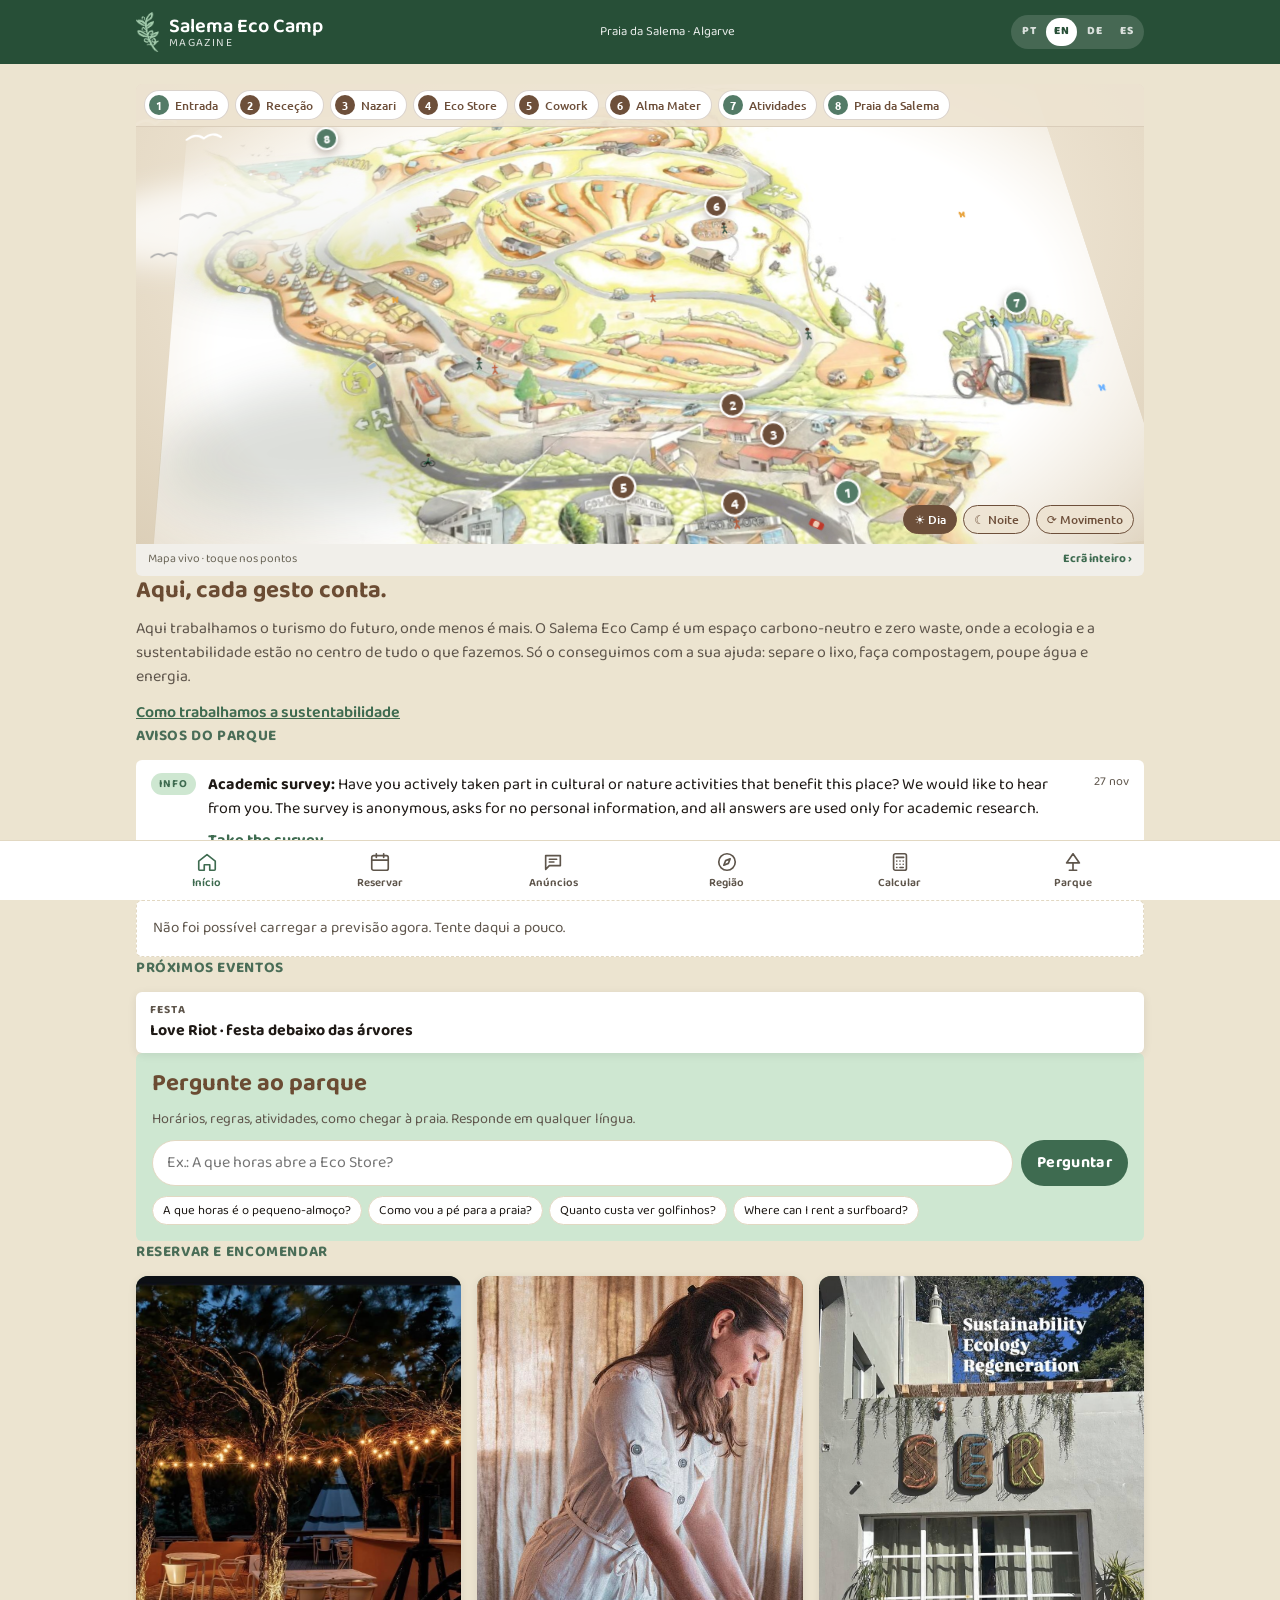
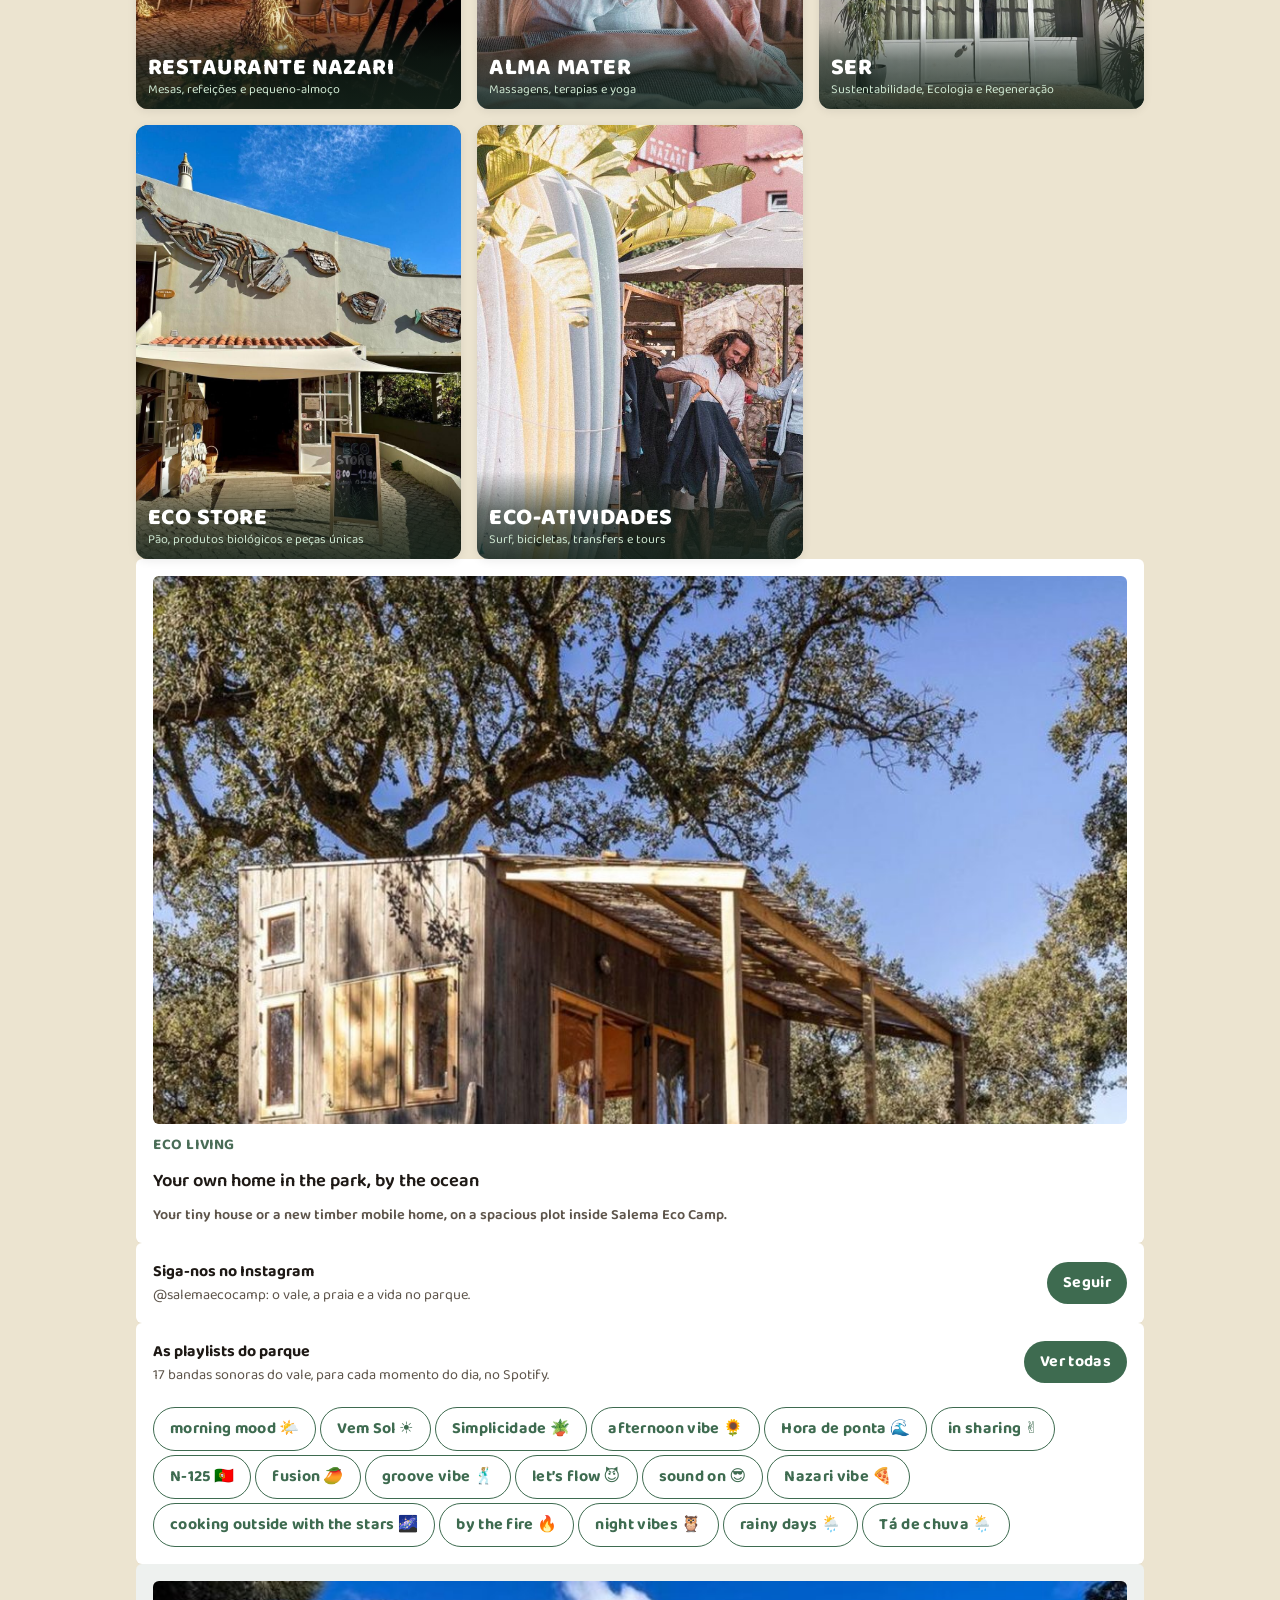
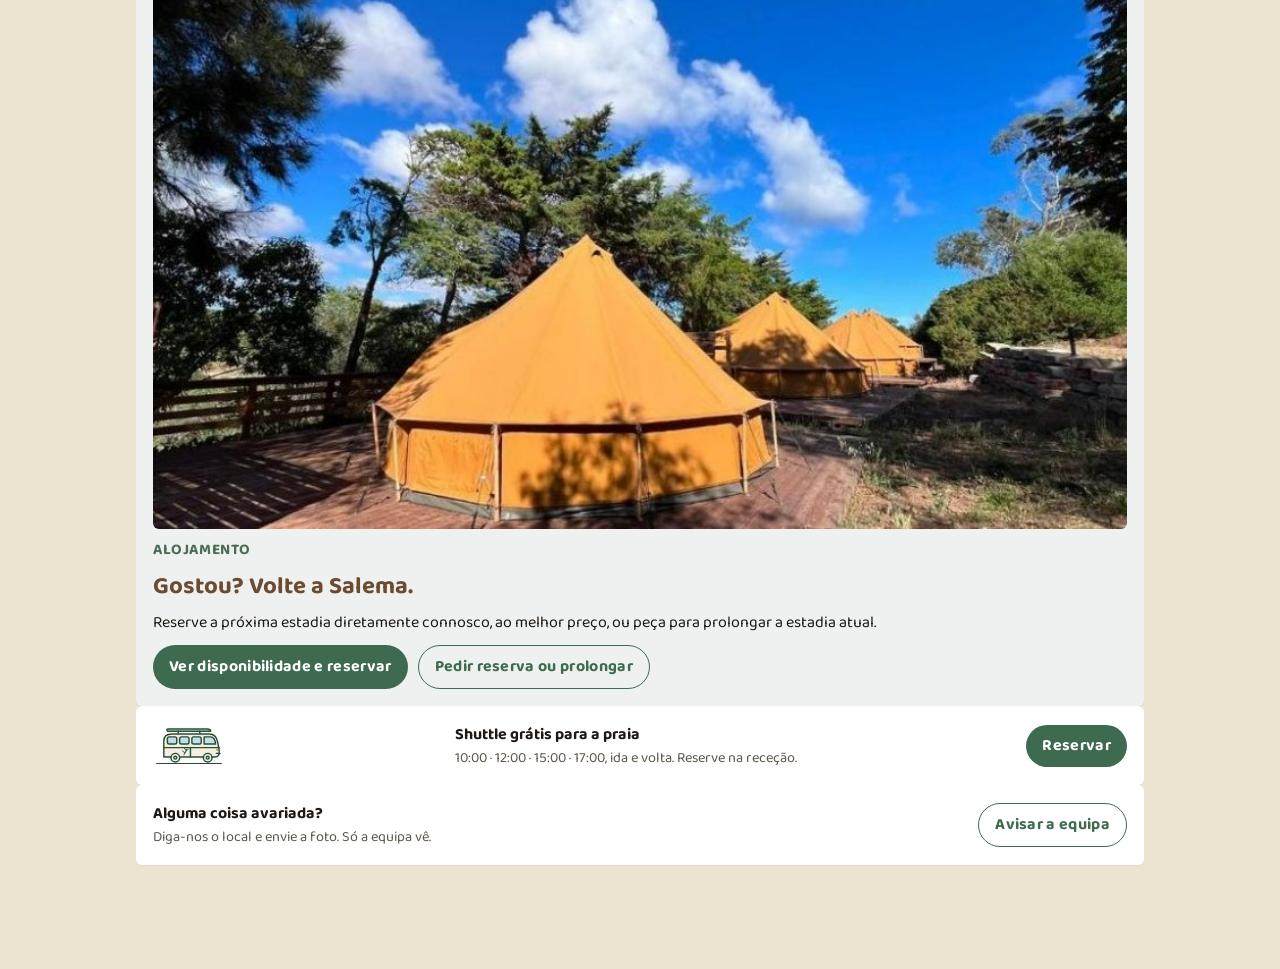
<file: index.html>
<!doctype html>
<html lang="pt">
<head>
<meta charset="utf-8">
<meta name="viewport" content="width=device-width,initial-scale=1,viewport-fit=cover">
<meta name="robots" content="noindex,nofollow">
<meta name="theme-color" content="#274F37">
<title>Salema Eco Camp Magazine</title>
<link rel="manifest" href="manifest.webmanifest">
<link rel="icon" href="favicon.png" type="image/png">
<link rel="apple-touch-icon" href="icone-180.png">
<meta name="apple-mobile-web-app-capable" content="yes">
<meta name="mobile-web-app-capable" content="yes">
<meta name="apple-mobile-web-app-title" content="Salema Magazine">
<meta name="apple-mobile-web-app-status-bar-style" content="default">
<link rel="preconnect" href="https://fonts.googleapis.com">
<link rel="stylesheet" href="https://fonts.googleapis.com/css2?family=Baloo+Thambi+2:wght@400;500;600;700;800&display=swap">
<link rel="stylesheet" href="estilo.css?v=118">
<script>/* línguas: na 1.ª visita noutra língua, esconde o texto português até chegar a tradução (máx. 4 s) */
(function(){try{var l=localStorage.getItem("lang");if(!l){var n=(navigator.languages||[navigator.language||""]).map(function(x){return String(x).slice(0,2).toLowerCase()});l="en";for(var i=0;i<n.length;i++){if(n[i]==="pt"||n[i]==="de"||n[i]==="es"||n[i]==="en"){l=n[i];break;}}}
if(l!=="pt"&&!localStorage.getItem("i18n-"+l)){document.documentElement.className+=" i18n-espera";setTimeout(function(){document.documentElement.classList.remove("i18n-espera")},4000);}}catch(e){}})();</script>
<style>html.i18n-espera body{opacity:0}</style>
</head>
<body>

<header class="top"><div class="wrap">
  <div class="brand-row"><img id="logo" src="imagens/logo.png" alt="Salema Eco Camp"><div class="brand" translate="no"><b>Salema Eco Camp</b><span>Magazine</span></div></div>
  <div class="who">Praia da Salema · Algarve</div>
</div></header>

<main><div class="wrap">

<!-- INÍCIO -->
<div class="view" id="v-inicio">
  <figure class="hero mapa-vivo" id="hero">
    <iframe src="mapa-vivo.html?embed=1" title="Mapa vivo do Salema Eco Camp: toque nos pontos para saber mais" loading="eager"></iframe>
    <figcaption><span>Mapa vivo · toque nos pontos</span><a href="mapa-vivo.html" target="_blank" rel="noopener">Ecrã inteiro ›</a></figcaption>
  </figure>
  <section class="block">
    <h1>Aqui, cada gesto conta.</h1>
    <p class="lead">Aqui trabalhamos o turismo do futuro, onde menos é mais. O Salema Eco Camp é um espaço carbono-neutro e zero waste, onde a ecologia e a sustentabilidade estão no centro de tudo o que fazemos. Só o conseguimos com a sua ajuda: separe o lixo, faça compostagem, poupe água e energia.</p>
    <a href="#reservar" data-abrir-ser>Como trabalhamos a sustentabilidade</a>
  </section>
  <div class="card minhas-reservas" data-minhas-reservas hidden></div>
  <div class="card push-card" id="push-card" hidden>
    <div class="push-ic" aria-hidden="true"><svg viewBox="0 0 24 24"><path d="M6 8a6 6 0 0 1 12 0c0 7 3 9 3 9H3s3-2 3-9"/><path d="M10.3 21a1.94 1.94 0 0 0 3.4 0"/></svg></div>
    <div class="push-txt"><b id="push-titulo">Receber as novidades no telemóvel</b><p class="lead" id="push-msg" style="font-size:.88rem">Avisos do parque, eventos e a nova ementa, assim que saem.</p></div>
    <button class="btn" type="button" id="push-btn">Ativar</button>
  </div>
  <section class="block">
    <div class="eyebrow">Avisos do parque</div>
    <div class="avisos" id="avisos"><div class="empty">A carregar avisos…</div></div>
  </section>
  <section class="block">
    <div class="eyebrow">Tempo, mar e surf</div>
    <div class="meteo" id="meteo"><div class="empty">A carregar a previsão…</div></div>
  </section>
  <section class="block">
    <div class="eyebrow">Próximos eventos</div>
    <div class="events" id="eventos"><div class="empty">A carregar eventos…</div></div>
  </section>
  <section class="ask" id="ask">
    <h2>Pergunte ao parque</h2>
    <p class="lead" style="font-size:.9rem">Horários, regras, atividades, como chegar à praia. Responde em qualquer língua.</p>
    <form id="ask-form"><input id="ask-q" maxlength="300" placeholder="Ex.: A que horas abre a Eco Store?" aria-label="A sua pergunta"><button class="btn" type="submit">Perguntar</button></form>
    <div class="suggest" id="ask-sug"></div>
    <div class="answer" translate="no" id="ask-a" hidden></div>
  </section>
  <section class="block">
    <div class="eyebrow">Reservar e encomendar</div>
    <div class="sections" id="home-sections"></div>
  </section>
  <a class="card el-teaser" href="#ecoliving">
    <img class="secphoto" src="imagens/ecoliving-tinyhouse.jpg" alt="" loading="lazy">
    <span class="eyebrow">Eco Living</span>
    <b>Your own home in the park, by the ocean</b>
    <p class="lead" style="font-size:.9rem">Your tiny house or a new timber mobile home, on a spacious plot inside Salema Eco Camp.</p>
  </a>
  <div class="card insta">
    <div><b>Siga-nos no Instagram</b><p class="lead" style="font-size:.9rem">@salemaecocamp: o vale, a praia e a vida no parque.</p></div>
    <a class="btn" style="text-decoration:none" id="insta-link" href="https://www.instagram.com/salemaecocamp" target="_blank" rel="noopener">Seguir</a>
  </div>
  <div class="card">
    <div class="insta"><div><b>As playlists do parque</b><p class="lead" style="font-size:.9rem">17 bandas sonoras do vale, para cada momento do dia, no Spotify.</p></div>
    <a class="btn" style="text-decoration:none" href="https://open.spotify.com/user/31cw4nh7oafbicmv24yopk5rwowm/playlists" target="_blank" rel="noopener">Ver todas</a></div>
    <div style="display:flex;flex-wrap:wrap;margin-top:8px">
      <a class="btn ghost" style="text-decoration:none;margin:4px 4px 0 0" href="https://open.spotify.com/playlist/7vASnNmklPgkfObc91g0TK" target="_blank" rel="noopener" translate="no">morning mood 🌤️</a>
      <a class="btn ghost" style="text-decoration:none;margin:4px 4px 0 0" href="https://open.spotify.com/playlist/0hdpsHeBjhPJPaPpP07UAs" target="_blank" rel="noopener" translate="no">Vem Sol ☀️</a>
      <a class="btn ghost" style="text-decoration:none;margin:4px 4px 0 0" href="https://open.spotify.com/playlist/6UMEXZ1tWvKvhsAGMyrycd" target="_blank" rel="noopener" translate="no">Simplicidade 🪴</a>
      <a class="btn ghost" style="text-decoration:none;margin:4px 4px 0 0" href="https://open.spotify.com/playlist/4koFbiMHXCChCBGtQK4S9A" target="_blank" rel="noopener" translate="no">afternoon vibe 🌻</a>
      <a class="btn ghost" style="text-decoration:none;margin:4px 4px 0 0" href="https://open.spotify.com/playlist/5nmW4XPSEbxccTTUN0Yzp4" target="_blank" rel="noopener" translate="no">Hora de ponta 🌊</a>
      <a class="btn ghost" style="text-decoration:none;margin:4px 4px 0 0" href="https://open.spotify.com/playlist/2nV4zF4r5WiFJlNvWSUr5i" target="_blank" rel="noopener" translate="no">in sharing ✌️</a>
      <a class="btn ghost" style="text-decoration:none;margin:4px 4px 0 0" href="https://open.spotify.com/playlist/0odEPeJAp63ANG0mcmFaMu" target="_blank" rel="noopener" translate="no">N-125 🇵🇹</a>
      <a class="btn ghost" style="text-decoration:none;margin:4px 4px 0 0" href="https://open.spotify.com/playlist/3IzxUd0LMQoKUOI6VTiQm3" target="_blank" rel="noopener" translate="no">fusion 🥭</a>
      <a class="btn ghost" style="text-decoration:none;margin:4px 4px 0 0" href="https://open.spotify.com/playlist/0BWWbaKv77XG4hWh1FmRfa" target="_blank" rel="noopener" translate="no">groove vibe 🕺🏼</a>
      <a class="btn ghost" style="text-decoration:none;margin:4px 4px 0 0" href="https://open.spotify.com/playlist/2MHatr6JU29l23G5Yih3am" target="_blank" rel="noopener" translate="no">let’s flow 😈</a>
      <a class="btn ghost" style="text-decoration:none;margin:4px 4px 0 0" href="https://open.spotify.com/playlist/6B5Aay7HxWzKSRc1zgBeDT" target="_blank" rel="noopener" translate="no">sound on 😎</a>
      <a class="btn ghost" style="text-decoration:none;margin:4px 4px 0 0" href="https://open.spotify.com/playlist/7l4YO2LlupAUUELMwWHEAf" target="_blank" rel="noopener" translate="no">Nazari vibe 🍕</a>
      <a class="btn ghost" style="text-decoration:none;margin:4px 4px 0 0" href="https://open.spotify.com/playlist/077XAW1fqpfK2Pn6cXp2Th" target="_blank" rel="noopener" translate="no">cooking outside with the stars 🌌</a>
      <a class="btn ghost" style="text-decoration:none;margin:4px 4px 0 0" href="https://open.spotify.com/playlist/6vjtlSwihhrldSuADDwPrY" target="_blank" rel="noopener" translate="no">by the fire 🔥</a>
      <a class="btn ghost" style="text-decoration:none;margin:4px 4px 0 0" href="https://open.spotify.com/playlist/0IW5XPDTIrgGxrXU2wyqtq" target="_blank" rel="noopener" translate="no">night vibes 🦉</a>
      <a class="btn ghost" style="text-decoration:none;margin:4px 4px 0 0" href="https://open.spotify.com/playlist/2rrt6qiw6iGIMiYKTnhCXh" target="_blank" rel="noopener" translate="no">rainy days 🌦️</a>
      <a class="btn ghost" style="text-decoration:none;margin:4px 4px 0 0" href="https://open.spotify.com/playlist/2CXVYJKRAMu623mb556EYp" target="_blank" rel="noopener" translate="no">Tá de chuva 🌦️</a>
    </div>
  </div>
  <div class="card reserva-card">
    <img class="secphoto" src="imagens/basecamp-tendas.jpg" alt="Tendas de glamping do Salema Eco Camp, entre os pinheiros" loading="lazy">
    <span class="eyebrow">Alojamento</span>
    <h2>Gostou? Volte a Salema.</h2>
    <p>Reserve a próxima estadia diretamente connosco, ao melhor preço, ou peça para prolongar a estadia atual.</p>
    <div class="actions" style="justify-content:flex-start;flex-wrap:wrap">
      <a class="btn" style="text-decoration:none" data-reserva-link href="https://hotels.cloudbeds.com/pt-br/reservation/TEMxNd?currency=eur" target="_blank" rel="noopener">Ver disponibilidade e reservar</a>
      <button class="btn ghost" type="button" data-pedido-reserva>Pedir reserva ou prolongar</button>
    </div>
  </div>
  <div class="card insta shuttle-mini">
    <img class="van-mini" src="imagens/shuttle-van.svg" alt="" width="72" height="44">
    <div><b>Shuttle grátis para a praia</b><p class="lead" style="font-size:.9rem">10:00 · 12:00 · 15:00 · 17:00, ida e volta. Reserve na receção.</p></div>
    <button class="btn" type="button" data-open="atividades:shuttle">Reservar</button>
  </div>
  <div class="card insta">
    <div><b>Alguma coisa avariada?</b><p class="lead" style="font-size:.9rem">Diga-nos o local e envie a foto. Só a equipa vê.</p></div>
    <button class="btn ghost" type="button" data-avaria>Avisar a equipa</button>
  </div>
</div>

<!-- RESERVAR -->
<div class="view" id="v-reservar" hidden>
  <div id="reservar-list">
    <section class="block">
      <h1>Reservar</h1>
    </section>
    <div class="card reserva-card">
      <img class="secphoto" src="imagens/ecoliving-lodges.jpg" alt="Os Eco Lodges do Salema Eco Camp, entre as árvores do vale" loading="lazy">
      <span class="eyebrow">Alojamento</span>
      <h2>Reservar alojamento</h2>
      <p>Glamping, Eco Lodges, mobile homes, apartamentos ou campismo. Reserve a próxima estadia diretamente connosco, ao melhor preço, ou peça para prolongar a estadia atual.</p>
      <div class="actions" style="justify-content:flex-start;flex-wrap:wrap">
        <a class="btn" style="text-decoration:none" data-reserva-link href="https://hotels.cloudbeds.com/pt-br/reservation/TEMxNd?currency=eur" target="_blank" rel="noopener">Ver disponibilidade e reservar</a>
        <button class="btn ghost" type="button" data-pedido-reserva>Pedir reserva ou prolongar</button>
      </div>
    </div>
    <section class="block">
      <div class="sections" id="all-sections"></div>
    </section>
  </div>
  <div id="reservar-detail" hidden></div>
</div>

<!-- ANÚNCIOS -->
<div class="view" id="v-anuncios" hidden>
  <section class="block">
    <h1>Anúncios</h1>
    <p class="lead">Como numa revista: boleias para a praia, coisas para emprestar, ajuda que procura ou oferece. Quem quiser responde pelo contacto do anúncio.</p>
    <div class="regra"><b>Só anúncios de entreajuda.</b> Os anúncios são para a entreajuda entre hóspedes, no bom espírito de comunidade e de campismo. <b>É proibido fazer anúncios comerciais</b>: vender produtos ou serviços, fazer publicidade ou angariar clientes. A equipa retira os anúncios que não cumpram esta regra.</div>
    <div class="topics" id="topics" role="group" aria-label="Categorias"></div>
    <div class="note" id="topic-note" hidden></div>
    <div class="actions" style="justify-content:flex-start">
      <button class="btn" id="new-ad" type="button">Pôr um anúncio</button>
      <button class="btn ghost" id="remove-ad" type="button">Retirar o meu anúncio</button>
    </div>
  </section>
  <div class="posts" id="ads"><div class="empty">A carregar anúncios…</div></div>
</div>

<!-- REGIÃO -->
<div class="view" id="v-regiao" hidden>
  <section class="block">
    <span class="eyebrow">Conheça a nossa região</span>
    <h1>A terra onde os deuses dormiam</h1>
    <div id="regiao-intro" class="regiao-intro"></div>
  </section>
  <section class="block"><div id="regiao-lista" class="regiao-lista"></div></section>
</div>

<!-- CALCULAR -->
<div class="view" id="v-calcular" hidden>
  <a class="jogos-banner" href="jogos.html">
    <span class="jogos-banner-t"><b>Jogos de sempre</b><span>Alquerque, Moinho e Shisima: jogos com mais de mil anos. Jogue contra o computador ou com quem está ao seu lado.</span></span>
    <span class="jogos-banner-b">Jogar ›</span>
  </a>
  <section class="block">
    <h1>Calcular</h1>
    <p class="lead">Contas rápidas para planear a sua estadia no Salema Eco Camp.</p>
    <div class="calc-botoes">
      <button class="btn" type="button" data-ir="calc-estadia">Quanto custa a estadia</button>
      <button class="btn" type="button" data-ir="calc-pegada">Pegada de carbono</button>
    </div>
  </section>
  <section id="calc-estadia" style="margin-top:8px">
    <iframe id="calc-frame" title="Calculadora de campismo" loading="lazy" style="width:100%;border:0;min-height:1400px;display:block"></iframe>
  </section>
  <section id="calc-pegada" style="margin-top:20px">
    <iframe id="pegada-frame" title="Calculadora da pegada de carbono" loading="lazy" style="width:100%;border:0;min-height:1400px;display:block"></iframe>
  </section>
</div>

<!-- PARQUE -->
<div class="view" id="v-parque" hidden>
  <section class="block">
    <h1>O parque</h1>
  </section>
  <div class="card" id="install-card">
    <h2>Guardar no telemóvel</h2>
    <p>Tenha o Magazine sempre à mão, com um ícone no ecrã como uma aplicação. Não ocupa espaço nem precisa de loja de aplicações.</p>
    <button class="btn" type="button" data-install>Como guardar</button>
  </div>
  <div class="card" id="push-parque" hidden>
    <h2>Notificações</h2>
    <p>Recebe as novidades do Magazine neste telemóvel: avisos e eventos novos.</p>
    <button class="btn ghost" type="button" id="push-off">Desligar as notificações</button>
  </div>
  <div class="card">
    <h2>Mapa do parque</h2>
    <p>As zonas do parque, numeradas. Diga o número da sua zona quando pedir ajuda ou avisar uma avaria.</p>
    <a class="map" href="imagens/capa-desenho-pedro-pereira.jpg" target="_blank" rel="noopener"><img src="imagens/capa-desenho-pedro-pereira.jpg" alt="Mapa do Salema Eco Camp com as zonas numeradas de 1 a 30, desenhado por Pedro Pereira" loading="lazy"></a>
    <small class="lead" style="font-size:.8rem">Desenho de Pedro Pereira. Toque no mapa para o ver em tamanho grande.</small>
  </div>
  <div class="card shuttle" id="shuttle">
    <img class="van" src="imagens/shuttle-van.svg" alt="" width="200" height="120">
    <span class="eyebrow">Grátis para hóspedes</span>
    <h2>Shuttle para a Praia da Salema</h2>
    <p>Temos um shuttle grátis entre o parque e a Praia da Salema. Há quatro horários por dia, ida e volta: <b translate="no">10:00 · 12:00 · 15:00 · 17:00</b>. Reserve o seu lugar na receção, por WhatsApp.</p>
    <div class="horarios" id="shuttle-horas"></div>
    <button class="btn" type="button" data-open="atividades:shuttle">Reservar o shuttle</button>
    <div class="minhas-reservas" data-minhas-reservas hidden></div>
  </div>
  <div class="card basecamp">
    <img class="secphoto" src="imagens/basecamp-caminhantes.jpg" alt="Dois caminhantes de mochila no Trilho dos Pescadores" loading="lazy">
    <span class="eyebrow">Salema Base Camp · Trilho dos Pescadores</span>
    <h2>Uma base. Cinco etapas. Zero stress.</h2>
    <p>Durma na mesma cama todas as noites e caminhe o Trilho dos Pescadores da Rota Vicentina, de Carrapateira a Lagos: <b>5 etapas, 77,5 km, tudo a partir de uma só base</b>. Recebemos dezenas de caminhantes todos os dias, até 40 check-ins num único dia.</p>
    <ol class="bc-passos">
      <li>Fique connosco. Sem mudar de alojamento.</li>
      <li>Tratamos da logística: levamo-lo de manhã, vamos buscá-lo ao fim do dia.</li>
      <li>Caminhe todas as etapas, de Carrapateira a Lagos. Sem stress, sem pressa.</li>
      <li>Restaurante para todos: pequeno-almoço, almoço e jantar, além de snacks de trilho para a caminhada.</li>
    </ol>
    <a class="map" href="imagens/basecamp-rota.jpg" target="_blank" rel="noopener"><img src="imagens/basecamp-rota.jpg" alt="Mapa da rota: Carrapateira, Vila do Bispo, Sagres, Salema Eco Camp, Praia da Luz e Lagos, com as distâncias de cada etapa" loading="lazy"></a>
    <div class="eyebrow">As 5 etapas</div>
    <ol class="stages" id="stages"></ol>
    <details class="poi"><summary>23 pontos de interesse</summary><ol id="pois"></ol></details>
    <p><b>No parque:</b> restaurante e bar, Loja Eco, lavandaria e massagens. Meia-pensão ou pensão completa no restaurante.</p>
    <p class="note">Para reservar o Base Camp: <b>reservas@salemaecocamp.com</b> · +351 282 695 201. Membro associado da Rota Vicentina.</p>
    <a href="https://rotavicentina.com/en/fishermens-trail" target="_blank" rel="noopener">O Trilho dos Pescadores na Rota Vicentina</a>
  </div>
  <div class="card">
    <h2>Regulamento interno</h2>
    <p>As regras do parque, como estão no regulamento do Salema Eco Camp. Ao entrar no Magazine, o hóspede confirma que as conhece.</p>
    <div class="note">Protótipo: o texto completo do regulamento entra aqui assim que for colado. Até lá, consulte-o no site.</div>
    <a href="https://salemaecocamp.com" target="_blank" rel="noopener">Abrir o regulamento no site</a>
  </div>
  <div class="card">
    <h2>Reservar alojamento</h2>
    <p>Glamping, lodges, mobile homes, apartamentos ou campismo. Reserve diretamente connosco, ao melhor preço, ou peça à receção para prolongar a estadia atual.</p>
    <div class="actions" style="justify-content:flex-start;flex-wrap:wrap">
      <a class="btn" style="text-decoration:none" data-reserva-link href="https://hotels.cloudbeds.com/pt-br/reservation/TEMxNd?currency=eur" target="_blank" rel="noopener">Ver disponibilidade e reservar</a>
      <button class="btn ghost" type="button" data-pedido-reserva>Pedir reserva ou prolongar</button>
    </div>
  </div>
  <div class="card">
    <span class="eyebrow">Oferecer</span>
    <h2>Vales-presente</h2>
    <p>Ofereça uma estadia no Salema Eco Camp, uma massagem na Alma Mater, um jantar no Nazari ou uma atividade. Diga-nos o que gostaria de oferecer e enviamos as opções e os preços.</p>
    <button class="btn ghost" type="button" data-vale>Pedir informação</button>
  </div>
  <div class="card avaliar">
    <span class="eyebrow">Fim da estadia</span>
    <h2>Gostou da sua estadia?</h2>
    <p>A sua opinião ajuda outros viajantes a encontrar-nos e ajuda-nos a melhorar. Obrigado!</p>
    <div class="actions" style="justify-content:flex-start;flex-wrap:wrap">
      <a class="btn" style="text-decoration:none" href="https://www.google.com/maps/search/?api=1&amp;query=Salema+Eco+Camp+Budens" target="_blank" rel="noopener">Avaliar no Google</a>
      <a class="btn ghost" style="text-decoration:none" href="https://www.booking.com/hotel/pt/salema-eco-camp.html#tab-reviews" target="_blank" rel="noopener">Avaliar no Booking</a>
    </div>
    <small class="lead" style="font-size:.8rem">No Booking, só quem reservou por lá pode avaliar: use o link do e-mail que o Booking lhe envia depois da estadia.</small>
  </div>
  <div class="card sust" id="sustentabilidade">
    <span class="eyebrow">Sustentabilidade</span>
    <h2>Um parque carbono-neutro, feito por todos</h2>
    <p>Os nossos números de 2025, a biodiversidade do parque e a calculadora da sua pegada de carbono estão no SER, a casa da Sustentabilidade, Ecologia e Regeneração.</p>
    <button type="button" class="btn" data-abrir-ser>Ver no SER ›</button>
  </div>
  <div class="card">
    <h2>Contactos úteis</h2>
    <div class="eyebrow">Salema Eco Camp</div>
    <ul class="contacts">
      <li><span>Receção / Portaria (24 horas)</span><b>+351 282 695 201</b></li>
      <li><span>Receção / Portaria (24 horas)</span><b>+351 926 636 033</b></li>
      <li><span>Restaurante Nazari (WhatsApp: reservas e encomendas)</span><b>+351 938 903 456</b></li>
      <li><span>Eco Store</span><b>+351 968 727 036</b></li>
      <li><span>Atividades (só WhatsApp)</span><b>+351 961 956 143</b></li>
      <li><span>Restaurante Nazari (festas, grupos e eventos)</span><b>reservas.nazari@salemaecocamp.com</b></li>
      <li><span>Eco Store</span><b>sales@salemaecostore.com</b></li>
      <li><span>Atividades, Alma Mater e SER</span><b>atividades@salemaecocamp.com</b></li>
    </ul>
    <div class="eyebrow">Emergência e saúde</div>
    <ul class="contacts">
      <li><span>Número Europeu de Emergência</span><b>112</b></li>
      <li><span>Linha Saúde 24</span><b>+351 808 24 24 24</b></li>
      <li><span>Bombeiros de Vila do Bispo</span><b>+351 282 639 285</b></li>
      <li><span>GNR de Vila do Bispo</span><b>+351 282 630 010</b></li>
    </ul>
  </div>
  <div class="card">
    <h2>Passagem pedonal</h2>
    <p>Aberta das <b>7:00 às 22:00</b>. Tem código, que é alterado regularmente: peça o código atual na receção.</p>
  </div>
  <div class="card">
    <h2>Avarias</h2>
    <p>Algo estragado no seu alojamento ou nos espaços comuns? Escreva o local e o que se passa; abre-se o WhatsApp da equipa e pode juntar a foto. Só a equipa vê.</p>
    <button class="btn ghost" type="button" data-avaria>Avisar a equipa</button>
  </div>
  <div class="card">
    <h2>Perdidos e achados</h2>
    <p>Esqueceu-se de alguma coisa no parque ou no restaurante? Descreva o objeto e nós procuramos.</p>
    <button class="btn ghost" type="button" data-open="restaurante:perdidos">Fazer pedido</button>
  </div>
  <div class="card">
    <img class="secphoto" src="imagens/basecamp-tendas.jpg" alt="Tendas de glamping do Salema Eco Camp" loading="lazy">
    <h2>Onde estamos</h2>
    <p>Salema é uma vila piscatória milenar da freguesia de Budens. O nome vem do árabe Salam, porto seguro.</p>
    <p>Quinta dos Carriços, Praia da Salema, 8650-196 Budens. A 1,2 km da praia, no coração do Trilho dos Pescadores. Aberto todo o ano.</p>
  </div>
</div>


<!-- ECO LIVING -->
<div class="view" id="v-ecoliving" hidden>
  <a class="back" href="#inicio">← Back</a>
  <figure class="el-hero"><img src="imagens/ecoliving-tinyhouse.jpg" alt="Timber tiny house under a cork oak, with a pergola and garden"></figure>
  <section class="block">
    <span class="eyebrow">Eco Living by Salema Eco Camp</span>
    <h1>Be part of our Eco Living project, here at Salema Eco Camp.</h1>
    <p class="lead">Your tiny house or a new mobile home, good neighbours and a simpler way of life, by the ocean.</p>
    <small class="lead" style="font-size:.8rem">Salema Eco Camp · Praia da Salema, Budens · Southwest Alentejo and Vicentine Coast Natural Park</small>
    <button class="btn" type="button" data-eco>I'd like to know more</button>
  </section>

  <section class="block">
    <span class="eyebrow">The concept</span>
    <h2>Your own home, in a park that cares for its place</h2>
    <div class="el-grid">
      <div class="el-card"><b>Mobile home or tiny house</b><p>A new timber mobile home, or your own tiny house, with installation and connections included.</p></div>
      <div class="el-card"><b>Spacious plot</b><p>Always roomy, with a garden and free irrigation water. No cars in the residential area.</p></div>
      <div class="el-card"><b>A regenerative park</b><p>Carbon neutral and zero waste, with its own sustainability department.</p></div>
      <div class="el-card"><b>Neighbourhood</b><p>Neighbours who share the same rhythm: the sea, nature and slow living.</p></div>
    </div>
  </section>

  <section class="block">
    <img class="secphoto" src="imagens/ecoliving-lodges.jpg" alt="Aerial view of lodges at Salema Eco Camp, among the trees" loading="lazy">
    <span class="eyebrow">The place</span>
    <h2>Salema, the safe harbour</h2>
    <p>Salema comes from the Arabic Salam: safe harbour. It was given that name many centuries ago and still is one, a harbour that embraces those who seek comfort, friendship and simplicity.</p>
    <p>At the south-western tip of Europe, by the ocean, in a natural park, with incredible surf spots and next to one of the most beautiful hiking trails in Europe. Here, peace and nature are the mentors of the project.</p>
    <div class="el-stats"><div><b>Natural park</b><span>by the ocean</span></div><div><b>Beach</b><span>a short walk away</span></div><div><b>Zero</b><span>waste and carbon neutral</span></div></div>
  </section>

  <section class="el-dark">
    <span class="eyebrow">Who it is for</span>
    <h2>For those who live in connection with the sea and nature, and value the real and simple things in life</h2>
    <p>People who are active, physically and mentally, with a holistic view of life. At heart, we are creating a concept of cooperation and a fusion of cultures, built around sustainability, sharing and quality.</p>
    <div class="el-grid">
      <div class="el-line"><b>At sea</b><p>Surfing, kitesurfing, windsurfing, diving and snorkelling.</p></div>
      <div class="el-line"><b>On land</b><p>Hiking, trekking, birdwatching and yoga.</p></div>
      <div class="el-line"><b>As a family</b><p>Families with children and couples who want continuity.</p></div>
      <div class="el-line"><b>With values</b><p>Sustainability, sharing and quality, in a regenerative vision of the place.</p></div>
    </div>
  </section>


  <section class="block">
    <span class="eyebrow">Two ways in</span>
    <h2>Two ways to be part of Eco Living</h2>
    <div class="el-card"><span class="eyebrow">Bring your own</span><b>Your tiny house</b><p>We host a limited number of existing tiny houses, because we want to keep the place calm and spacious. Admission is case by case.</p></div>
    <div class="el-card el-inv"><span class="eyebrow">Buy new</span><b>A new mobile home</b><p>Built in timber, with natural materials, and installed on your plot, with the connections included.</p></div>
  </section>

  <section class="block">
    <span class="eyebrow">The homes</span>
    <h2>Timber homes, built with nature in mind</h2>
    <div class="el-grid">
      <div class="el-card"><b>Natural materials first</b><p>Timber and natural elements take priority, in both mobile homes and tiny houses.</p></div>
      <div class="el-card"><b>Low ecological impact</b><p>Produced with natural products and a low environmental footprint.</p></div>
      <div class="el-card"><b>High quality</b><p>Built to last, with careful finishing and everyday comfort.</p></div>
      <div class="el-card"><b>Energy efficient</b><p>Designed for around four months of use a year, with little energy needed to heat or cool.</p></div>
    </div>
    <p class="note">We are finalising an agreement with a manufacturing partner to supply these homes. News soon.</p>
  </section>

  <section class="el-dark">
    <span class="eyebrow">Your tiny house</span>
    <h2>Which tiny houses we accept</h2>
    <p>Places are limited and admission is decided by us, case by case. We give priority to tiny houses from Salema Eco Camp's partner company in Portugal.</p>
    <div class="el-grid">
      <div class="el-line"><b>Built to the partner company's standards</b></div>
      <div class="el-line"><b>New or in good condition</b></div>
      <div class="el-line"><b>Design that blends into the landscape</b></div>
      <div class="el-line"><b>Road-legal and licensed</b></div>
      <div class="el-line"><b>Chassis inspection up to date</b></div>
      <div class="el-line"><b>Gas inspection up to date</b></div>
      <div class="el-line"><b>Valid, up-to-date insurance</b></div>
      <div class="el-line"><b>Fits the park's model and concept</b></div>
    </div>
  </section>

  <section class="block">
    <span class="eyebrow">The plot</span>
    <h2>Your plot: a life lived more outdoors</h2>
    <div class="el-grid">
      <div class="el-card"><b>Spacious plot</b><p>Always roomy, with free irrigation water from the park's treatment plant for the garden and vegetable patch.</p></div>
      <div class="el-card"><b>No-car zone</b><p>Cars do not drive in the residential area. Shared parking is close by.</p></div>
      <div class="el-card"><b>Outdoor living</b><p>Your own deck, outdoor kitchen, garden and vegetable patch: create real comfort outside on your plot.</p></div>
      <div class="el-card"><b>Metered use</b><p>Water and electricity on individual meters. You can generate solar energy.</p></div>
      <div class="el-card"><b>Shared spaces</b><p>Coworking, yoga room and shared fire pits, already running in the park.</p></div>
      <div class="el-card el-inv"><b>Clarity</b><p>Clear, transparent terms, set out in the contract from day one.</p></div>
    </div>
  </section>

  <section class="el-dark">
    <span class="eyebrow">Income</span>
    <h2>Your investment also works while you are away</h2>
    <p>We can make your home earn from visitors, in a shared and harmonious way, with an attractive return.</p>
    <div class="el-grid"><div class="el-line"><b>Optional</b><p>You take part only if you wish, and decide when to make it available.</p></div><div class="el-line"><b>Worry-free</b><p>We handle the management, so you find it ready when you return.</p></div></div>
  </section>

  <section class="block">
    <span class="eyebrow">The process</span>
    <h2>From first visit to keys in hand</h2>
    <ol class="el-steps">
      <li><b>Visit</b><p>See the park and tell us what you have in mind: your tiny house or a new mobile home.</p></li>
      <li><b>Proposal</b><p>You receive a personalised proposal, tailored to you.</p></li>
      <li><b>Admission or order</b><p>Your tiny house is approved, or your mobile home is ordered and built once the sale is confirmed.</p></li>
      <li><b>Installation</b><p>We place it on your plot and make all the connections.</p></li>
      <li><b>Arrival</b><p>You sign the plot contract and start living in Eco Living.</p></li>
    </ol>
  </section>

  <section class="el-dark el-contact">
    <img src="imagens/ecoliving-contacto2.jpg" alt="Dark timber tiny house with open wooden shutters" loading="lazy">
    <h2>Shall we talk?</h2>
    <p>Come and see the park and your future plot.</p>
    <ul class="contacts"><li><span>Email</span><b>joaquimlourenco@salemaecocamp.com</b></li><li><span>WhatsApp</span><b>+351 969 000 575</b></li></ul>
    <button class="btn" type="button" data-eco>I'd like to know more</button>
    <small style="font-size:.78rem;opacity:.8">Salema Eco Camp · Praia da Salema, 8650-196 Budens. For information only, not a contract. Details and terms shared in a personal conversation.</small>
  </section>
</div>


</div></main>

<nav class="tabs" aria-label="Navegação"><div class="in">
  <a href="#inicio" data-tab="inicio"><svg viewBox="0 0 24 24"><path d="M3 11l9-7 9 7v9a1 1 0 0 1-1 1h-5v-6H9v6H4a1 1 0 0 1-1-1z"/></svg>Início</a>
  <a href="#reservar" data-tab="reservar"><svg viewBox="0 0 24 24"><rect x="3" y="5" width="18" height="16" rx="2"/><path d="M3 10h18M8 3v4M16 3v4"/></svg>Reservar</a>
  <a href="#anuncios" data-tab="anuncios"><svg viewBox="0 0 24 24"><path d="M4 5h16v11H8l-4 4z"/><path d="M8 9h8M8 12h5"/></svg>Anúncios</a>
  <a href="#regiao" data-tab="regiao"><svg viewBox="0 0 24 24"><circle cx="12" cy="12" r="9"/><path d="M15.5 8.5l-2 5-5 2 2-5z"/></svg>Região</a>
  <a href="#calcular" data-tab="calcular"><svg viewBox="0 0 24 24"><rect x="5" y="3" width="14" height="18" rx="2"/><path d="M8 7h8M8.5 11h.01M12 11h.01M15.5 11h.01M8.5 14.5h.01M12 14.5h.01M15.5 14.5h.01M8.5 18h.01M12 18h3.5"/></svg>Calcular</a>
  <a href="#parque" data-tab="parque"><svg viewBox="0 0 24 24"><path d="M12 3l7 10H5z"/><path d="M12 13v8M8 21h8"/></svg>Parque</a>
</div></nav>

<div class="install-bar" id="install-bar" hidden role="dialog" aria-label="Guardar o Magazine no telemóvel">
  <img src="icone-192.png" alt="">
  <div><b>Guarde o Magazine no telemóvel</b><small>Fica com um ícone no ecrã, como uma aplicação.</small></div>
  <button class="btn small" type="button" data-install>Guardar</button>
  <button class="x" type="button" id="install-close" aria-label="Agora não">×</button>
</div>

<div class="sheet" id="sheet" hidden>
  <form id="req-form" novalidate></form>
</div>

<script src="config.js?v=118"></script>
<script src="conteudo.js?v=118"></script>
<script src="app.js?v=118"></script>
<script src="meteo.js?v=118"></script>
<script src="i18n.js?v=118"></script>
<template id="tpl-sust">
  <div class="card sust">
    <span class="eyebrow">Sustentabilidade</span>
    <h2>Um parque carbono-neutro, feito por todos</h2>
    <p>No Salema Eco Camp a ecologia está no centro de tudo. É assim que trabalhamos:</p>
    <div class="sust-nums" data-sust-nums hidden></div>
    <p class="eyebrow" style="margin:0">Os nossos números de 2025</p>
    <ul class="sust-lista">
      <li><b>Carbono neutro.</b> Em 2025, a pegada de carbono do parque foi de 272,5 toneladas de CO₂e, contando todas as fontes (os três âmbitos). Compensámos 286 toneladas: 13 na conservação das Árvores Gigantes de Lousada, em Portugal, e 273 na reflorestação de terras degradadas em Cerro Largo e Treinta y Tres, no Uruguai.</li>
      <li><b>Green Key desde 2021.</b> O rótulo internacional de turismo sustentável, renovado todos os anos, a última vez em 2026.</li>
      <li><b>Energia solar.</b> Dos 434.903 kWh de eletricidade que usámos em 2025, 93.695 kWh (21,5%) vieram dos nossos painéis fotovoltaicos.</li>
      <li><b>Água tratada e reutilizada.</b> Cerca de 80% da água que usamos é tratada na ETAR do parque e reutilizada a 100% na rega das plantas do parque.</li>
      <li><b>A caminho do zero desperdício.</b> Em 2025 produzimos 155,5 toneladas de resíduos e 40% foram reciclados: plástico e metal 20,4%, papel e cartão 13,5%, biorresíduos 3,25% e vidro 2,9%. Os outros 59,94% foram para o lixo indiferenciado. Para 2026, a previsão é de menos resíduos, cerca de 120,9 toneladas, e quase metade reciclada (49,9%): plástico e metal 30,5%, papel e cartão 13,1%, biorresíduos 3,5% e vidro 2,9%. Com a sua ajuda, chegamos lá.</li>
      <li><b>Compostagem.</b> 30 m³ de restos de comida e jardim deram cerca de 15 m³ de composto, que volta à terra nas plantações do parque.</li>
      <li><b>Pegada de carbono em cada prato</b> do restaurante Nazari, para escolher com consciência.</li>
      <li><b>Um departamento só para isto:</b> o SER, que cuida da regeneração do vale e organiza tours e workshops.</li>
    </ul>
    <div class="eyebrow">A vida que partilha este lugar connosco</div>
    <div class="sust-nums sust-bio">
      <div><b>55</b><span>espécies de aves: 20 vivem no parque e 35 passam por cá ao longo do ano</span></div>
      <div><b>11</b><span>espécies de orquídeas nativas, como Ophrys, Serapias e Anacamptis</span></div>
      <div><b>32</b><span>espécies de borboletas diurnas</span></div>
      <div><b>131</b><span>espécies de borboletas noturnas, em mais de 800 registos</span></div>
    </div>
    <p class="nota" style="margin:0">Estes resultados são coordenados pela Ângela Ferreira e pela equipa do SER (Sustentabilidade, Ecologia e Regeneração), e feitos por todos: equipa, hóspedes e vizinhos.</p>
    <div class="eyebrow">Como pode ajudar</div>
    <div class="sust-gestos">
      <div><span aria-hidden="true">♻️</span><b>Separe o lixo</b><small>Plástico, papel, vidro e indiferenciado</small></div>
      <div><span aria-hidden="true">🌱</span><b>Composte</b><small>Restos de comida no compostor</small></div>
      <div><span aria-hidden="true">💧</span><b>Poupe água</b><small>Duches curtos, torneiras fechadas</small></div>
      <div><span aria-hidden="true">⚡</span><b>Poupe energia</b><small>Apague luzes e desligue aparelhos</small></div>
    </div>
  </div>
</template>
</body>
</html>
</file>
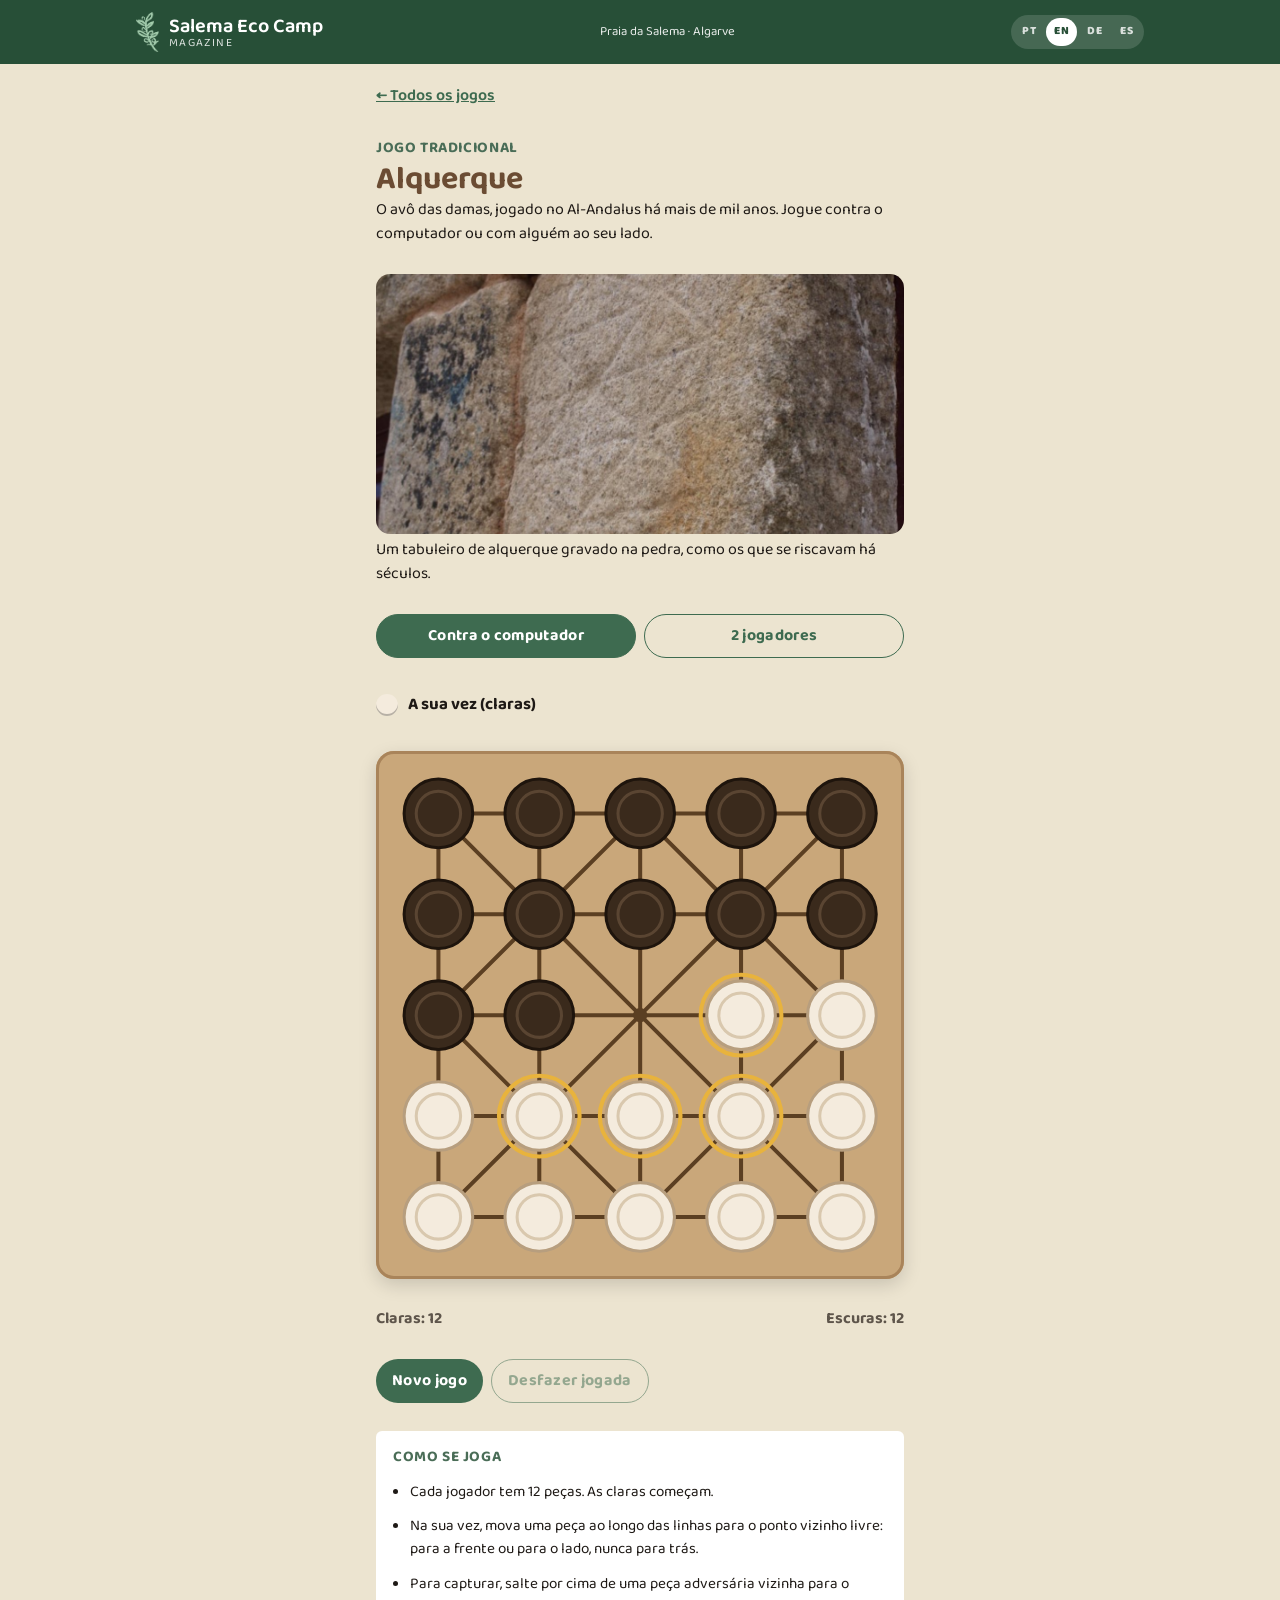
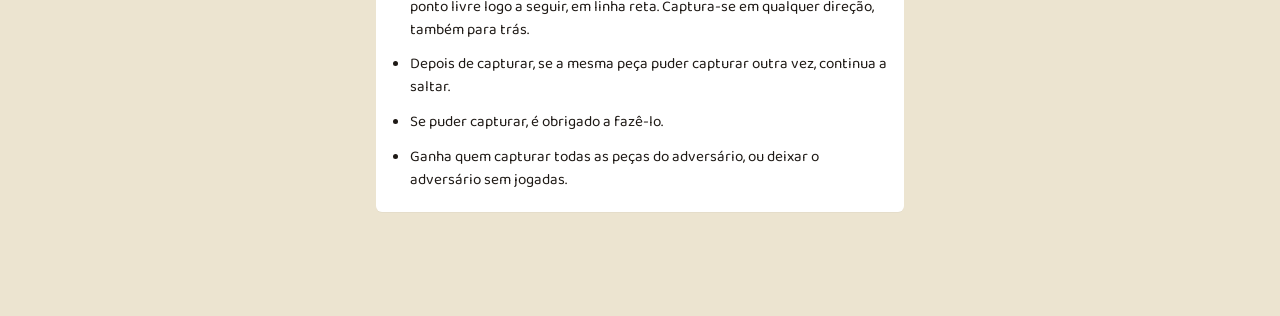
<file: alquerque.html>
<!doctype html>
<html lang="pt">
<head>
<meta charset="utf-8">
<meta name="viewport" content="width=device-width,initial-scale=1,viewport-fit=cover">
<meta name="theme-color" content="#274F37">
<title>Alquerque · Salema Eco Camp</title>
<link rel="icon" href="favicon.png" type="image/png">
<link rel="preconnect" href="https://fonts.googleapis.com">
<link rel="stylesheet" href="https://fonts.googleapis.com/css2?family=Baloo+Thambi+2:wght@400;500;600;700;800&display=swap">
<link rel="stylesheet" href="estilo.css?v=106">
<style>
  .jogo{display:flex;flex-direction:column;gap:14px;padding-block:18px 28px;max-width:560px;margin-inline:auto}
  .jogo h1{color:var(--title);margin:0}
  .modos{display:flex;gap:8px;flex-wrap:wrap}
  .modos button{flex:1;min-width:0;white-space:normal;line-height:1.15;padding-inline:10px;height:auto;min-height:44px}
  .modos button[aria-pressed="true"]{background:var(--accent);color:#fff}
  .estado{display:flex;align-items:center;gap:10px;font-weight:700;font-size:1.05rem;min-height:2.2em}
  .estado .ficha{width:22px;height:22px;border-radius:50%;flex:none;box-shadow:inset 0 -2px 0 rgba(0,0,0,.25)}
  .tabuleiro{background:#C9A77A;border-radius:18px;padding:3%;box-shadow:inset 0 0 0 3px #A9845A, 0 6px 18px rgba(0,0,0,.15);touch-action:manipulation}
  .tabuleiro svg{display:block;width:100%;height:auto}
  .contas{display:flex;justify-content:space-between;font-weight:700;color:var(--muted)}
  .regras{font-size:.95rem}
  .regras li{margin-block:4px}
  .acoes{display:flex;gap:8px;flex-wrap:wrap}
  .fim{background:var(--surface);border:2px solid var(--accent);border-radius:14px;padding:14px;text-align:center;font-weight:700;font-size:1.15rem}
</style>
<script src="config.js?v=106"></script>
</head>
<body>
<header class="top"><div class="wrap">
  <div class="brand-row"><img id="logo" src="imagens/logo.png" alt="Salema Eco Camp"><div class="brand" translate="no"><b>Salema Eco Camp</b><span>Magazine</span></div></div>
  <div class="who">Praia da Salema · Algarve</div>
</div></header>

<main><div class="wrap jogo">
  <a class="so-magazine" href="jogos.html">← Todos os jogos</a>
  <div>
    <span class="eyebrow">Jogo tradicional</span>
    <h1>Alquerque</h1>
    <p>O avô das damas, jogado no Al-Andalus há mais de mil anos. Jogue contra o computador ou com alguém ao seu lado.</p>
  </div>
  <figure style="margin:0"><img src="imagens/regiao-alquerque.jpg" alt="Tabuleiro de alquerque gravado numa pedra" style="width:100%;border-radius:14px;display:block;max-height:260px;object-fit:cover"><figcaption class="nota" style="margin-top:4px">Um tabuleiro de alquerque gravado na pedra, como os que se riscavam há séculos.</figcaption></figure>

  <div class="modos" role="group" aria-label="Modo de jogo">
    <button type="button" class="btn ghost" id="m-pc" aria-pressed="true">Contra o computador</button>
    <button type="button" class="btn ghost" id="m-2" aria-pressed="false">2 jogadores</button>
  </div>

  <div class="estado" aria-live="polite"><span class="ficha" id="e-ficha"></span><span id="e-texto"></span></div>
  <div class="tabuleiro"><svg id="tab" viewBox="-46 -46 492 492" role="img" aria-label="Tabuleiro de Alquerque"></svg></div>
  <div class="contas"><span id="c-claras"></span><span id="c-escuras"></span></div>
  <div class="fim" id="fim" hidden></div>
  <div class="acoes">
    <button type="button" class="btn" id="novo">Novo jogo</button>
    <button type="button" class="btn ghost" id="desfazer">Desfazer jogada</button>
  </div>

  <section class="card regras">
    <h2 class="eyebrow">Como se joga</h2>
    <ul>
      <li>Cada jogador tem 12 peças. As claras começam.</li>
      <li>Na sua vez, mova uma peça ao longo das linhas para o ponto vizinho livre: para a frente ou para o lado, nunca para trás.</li>
      <li>Para capturar, salte por cima de uma peça adversária vizinha para o ponto livre logo a seguir, em linha reta. Captura-se em qualquer direção, também para trás.</li>
      <li>Depois de capturar, se a mesma peça puder capturar outra vez, continua a saltar.</li>
      <li>Se puder capturar, é obrigado a fazê-lo.</li>
      <li>Ganha quem capturar todas as peças do adversário, ou deixar o adversário sem jogadas.</li>
    </ul>
  </section>
</div></main>

<script>
(function(){
  const N=5, P=100, CLARA=1, ESCURA=2;
  const svg=document.getElementById("tab"), NS="http://www.w3.org/2000/svg";
  const id=(r,c)=>r*N+c, rc=i=>[Math.floor(i/N), i%N];
  const dentro=(r,c)=>r>=0&&r<N&&c>=0&&c<N;
  const DIRS=[[-1,0],[1,0],[0,-1],[0,1],[-1,-1],[-1,1],[1,-1],[1,1]];
  const dirsDe=(r,c)=>(r+c)%2===0?DIRS:DIRS.slice(0,4);
  /* a frente das claras é para cima (r-1); das escuras para baixo (r+1) */
  const avanca=(cor,dr)=>cor===CLARA?dr<=0:dr>=0;

  let tab, vez, sel, emCadeia, modoPC=true, historico=[], acabou=false, aPensar=false;

  function inicial(){
    const t=Array(25).fill(0);
    for(let r=0;r<5;r++) for(let c=0;c<5;c++){
      if(r<2) t[id(r,c)]=ESCURA; else if(r>2) t[id(r,c)]=CLARA;
      else if(c<2) t[id(r,c)]=ESCURA; else if(c>2) t[id(r,c)]=CLARA;
    }
    return t;
  }
  function capturasDe(t,i){
    const cor=t[i], [r,c]=rc(i), out=[];
    for(const [dr,dc] of dirsDe(r,c)){
      const r1=r+dr,c1=c+dc,r2=r+2*dr,c2=c+2*dc;
      if(dentro(r2,c2) && t[id(r1,c1)] && t[id(r1,c1)]!==cor && !t[id(r2,c2)]) out.push({de:i,para:id(r2,c2),come:id(r1,c1)});
    }
    return out;
  }
  function simplesDe(t,i){
    const cor=t[i], [r,c]=rc(i), out=[];
    for(const [dr,dc] of dirsDe(r,c)){
      const r1=r+dr,c1=c+dc;
      if(dentro(r1,c1) && !t[id(r1,c1)] && avanca(cor,dr)) out.push({de:i,para:id(r1,c1)});
    }
    return out;
  }
  function jogadas(t,cor,soPeca){
    const pecas=soPeca!=null?[soPeca]:t.map((v,i)=>v===cor?i:-1).filter(i=>i>=0);
    const caps=pecas.flatMap(i=>capturasDe(t,i));
    if(caps.length||soPeca!=null) return caps;
    return pecas.flatMap(i=>simplesDe(t,i));
  }
  const conta=(t,cor)=>t.filter(v=>v===cor).length;
  const outra=cor=>cor===CLARA?ESCURA:CLARA;

  /* ---------- desenho ---------- */
  function desenhar(){
    svg.innerHTML="";
    const linha=(a,b)=>{ const [r1,c1]=rc(a),[r2,c2]=rc(b); const l=document.createElementNS(NS,"line");
      l.setAttribute("x1",c1*P);l.setAttribute("y1",r1*P);l.setAttribute("x2",c2*P);l.setAttribute("y2",r2*P);
      l.setAttribute("stroke","#5B3F22");l.setAttribute("stroke-width","4");l.setAttribute("stroke-linecap","round"); svg.append(l); };
    for(let r=0;r<5;r++) for(let c=0;c<5;c++){ const i=id(r,c);
      if(c<4) linha(i,id(r,c+1)); if(r<4) linha(i,id(r+1,c));
      if((r+c)%2===0){ if(r<4&&c<4) linha(i,id(r+1,c+1)); if(r<4&&c>0) linha(i,id(r+1,c-1)); } }
    const possiveis=acabou||aPensar||(modoPC&&vez===ESCURA)?[]:jogadas(tab,vez,emCadeia);
    const origens=new Set(possiveis.map(j=>j.de));
    const destinos=sel!=null?possiveis.filter(j=>j.de===sel):[];
    for(let i=0;i<25;i++){
      const [r,c]=rc(i), g=document.createElementNS(NS,"g"); g.style.cursor="pointer";
      const alvo=document.createElementNS(NS,"circle"); alvo.setAttribute("cx",c*P);alvo.setAttribute("cy",r*P);alvo.setAttribute("r",46);alvo.setAttribute("fill","transparent"); g.append(alvo);
      const ponto=document.createElementNS(NS,"circle"); ponto.setAttribute("cx",c*P);ponto.setAttribute("cy",r*P);ponto.setAttribute("r",7);ponto.setAttribute("fill","#5B3F22"); g.append(ponto);
      const d=destinos.find(j=>j.para===i);
      if(d){ const m=document.createElementNS(NS,"circle"); m.setAttribute("cx",c*P);m.setAttribute("cy",r*P);m.setAttribute("r",18);
        m.setAttribute("fill",d.come!=null?"#C0392B":"#2E7D4F"); m.setAttribute("opacity",".75"); g.append(m); }
      if(tab[i]){
        const p=document.createElementNS(NS,"circle"); p.setAttribute("cx",c*P);p.setAttribute("cy",r*P);p.setAttribute("r",34);
        p.setAttribute("fill",tab[i]===CLARA?"#F4EBDD":"#3A2A1C"); p.setAttribute("stroke",tab[i]===CLARA?"#B79E7E":"#1E140C"); p.setAttribute("stroke-width","3"); g.append(p);
        const q=document.createElementNS(NS,"circle"); q.setAttribute("cx",c*P);q.setAttribute("cy",r*P);q.setAttribute("r",22);q.setAttribute("fill","none");
        q.setAttribute("stroke",tab[i]===CLARA?"#D9C8AE":"#5A4532"); q.setAttribute("stroke-width","3"); g.append(q);
        if(i===sel||origens.has(i)){ const h=document.createElementNS(NS,"circle"); h.setAttribute("cx",c*P);h.setAttribute("cy",r*P);h.setAttribute("r",40);
          h.setAttribute("fill","none"); h.setAttribute("stroke",i===sel?"#2E7D4F":"#E8B33D"); h.setAttribute("stroke-width",i===sel?"6":"4"); g.append(h); }
      }
      g.addEventListener("click",()=>clicar(i)); svg.append(g);
    }
    const fic=document.getElementById("e-ficha"); fic.style.background=vez===CLARA?"#F4EBDD":"#3A2A1C";
    let txt;
    if(acabou) txt="Fim do jogo";
    else if(aPensar) txt="O computador está a pensar…";
    else if(emCadeia!=null) txt="Continue a capturar com a mesma peça";
    else if(modoPC) txt=vez===CLARA?"A sua vez (claras)":"Vez do computador";
    else txt=vez===CLARA?"Vez das claras":"Vez das escuras";
    if(!acabou&&!aPensar&&possiveis.some(j=>j.come!=null)&&emCadeia==null) txt+=" · captura obrigatória";
    document.getElementById("e-texto").textContent=txt;
    document.getElementById("c-claras").textContent="Claras: "+conta(tab,CLARA);
    document.getElementById("c-escuras").textContent="Escuras: "+conta(tab,ESCURA);
    document.getElementById("desfazer").disabled=!historico.length||aPensar;
  }

  /* ---------- jogo ---------- */
  function aplicar(t,j){ const n=t.slice(); n[j.para]=n[j.de]; n[j.de]=0; if(j.come!=null) n[j.come]=0; return n; }
  function guardar(){ historico.push({tab:tab.slice(),vez,emCadeia}); if(historico.length>200) historico.shift(); }
  function executar(j){
    tab=aplicar(tab,j); sel=null;
    if(j.come!=null && capturasDe(tab,j.para).length){ emCadeia=j.para; sel=j.para; }
    else { emCadeia=null; vez=outra(vez); }
    verificarFim(); desenhar();
    if(!acabou && modoPC && vez===ESCURA) setTimeout(jogaPC,450);
  }
  function verificarFim(){
    if(emCadeia!=null) return;
    if(!conta(tab,vez) || !jogadas(tab,vez).length){
      acabou=true; const venc=outra(vez);
      const f=document.getElementById("fim"); f.hidden=false;
      f.textContent = modoPC ? (venc===CLARA?"Parabéns, ganhou! 🎉":"O computador ganhou. Tente outra vez!")
                             : (venc===CLARA?"Ganharam as claras! 🎉":"Ganharam as escuras! 🎉");
    }
  }
  function clicar(i){
    if(acabou||aPensar||(modoPC&&vez===ESCURA)) return;
    const poss=jogadas(tab,vez,emCadeia);
    if(sel!=null){ const j=poss.find(x=>x.de===sel&&x.para===i); if(j){ guardar(); executar(j); return; } }
    if(emCadeia!=null) return;
    sel = poss.some(x=>x.de===i) ? i : null; desenhar();
  }

  /* ---------- computador: procura a melhor sequência, com um passo de antecipação ---------- */
  function sequencias(t,cor){
    const res=[];
    function seguir(tt,peca,caminho,comidas){
      const caps=capturasDe(tt,peca);
      if(!caps.length){ res.push({tab:tt,caminho,comidas}); return; }
      for(const c of caps) seguir(aplicar(tt,c),c.para,caminho.concat([c]),comidas+1);
    }
    const js=jogadas(t,cor);
    for(const j of js){ if(j.come!=null) seguir(aplicar(t,j),j.para,[j],1); else res.push({tab:aplicar(t,j),caminho:[j],comidas:0}); }
    return res;
  }
  function avaliar(t){ return conta(t,ESCURA)-conta(t,CLARA); }
  function melhorResposta(t,cor){
    const seqs=sequencias(t,cor); if(!seqs.length) return cor===CLARA?50:-50;
    let melhor=cor===CLARA?Infinity:-Infinity;
    for(const s of seqs){ const v=avaliar(s.tab); melhor=cor===CLARA?Math.min(melhor,v):Math.max(melhor,v); }
    return melhor;
  }
  function jogaPC(){
    aPensar=true; desenhar();
    setTimeout(()=>{
      const seqs=sequencias(tab,ESCURA);
      let melhor=-Infinity, escolhas=[];
      for(const s of seqs){
        let v=melhorResposta(s.tab,CLARA);
        const [r]=rc(s.caminho[s.caminho.length-1].para); v+=r*0.01;
        if(v>melhor+1e-9){ melhor=v; escolhas=[s]; } else if(Math.abs(v-melhor)<1e-9) escolhas.push(s);
      }
      const s=escolhas[Math.floor(Math.random()*escolhas.length)];
      aPensar=false;
      if(!s){ verificarFim(); desenhar(); return; }
      guardar();
      let k=0; const passo=()=>{ const j=s.caminho[k++]; tab=aplicar(tab,j); sel=null; desenhar();
        if(k<s.caminho.length) setTimeout(passo,380); else { emCadeia=null; vez=CLARA; verificarFim(); desenhar(); } };
      passo();
    },250);
  }

  function novo(){ tab=inicial(); vez=CLARA; sel=null; emCadeia=null; historico=[]; acabou=false; aPensar=false; document.getElementById("fim").hidden=true; desenhar(); }
  function desfazer(){
    if(!historico.length||aPensar) return;
    let h=historico.pop();
    if(modoPC){ while(h.vez===ESCURA && historico.length) h=historico.pop(); }
    tab=h.tab; vez=h.vez; emCadeia=h.emCadeia; sel=emCadeia; acabou=false; document.getElementById("fim").hidden=true; desenhar();
  }
  function modo(pc){ modoPC=pc; document.getElementById("m-pc").setAttribute("aria-pressed",String(pc)); document.getElementById("m-2").setAttribute("aria-pressed",String(!pc)); novo(); }
  document.getElementById("novo").onclick=novo;
  document.getElementById("desfazer").onclick=desfazer;
  document.getElementById("m-pc").onclick=()=>modo(true);
  document.getElementById("m-2").onclick=()=>modo(false);
  novo();
})();
</script>
<script src="i18n.js?v=112"></script>
</body>
</html>
</file>
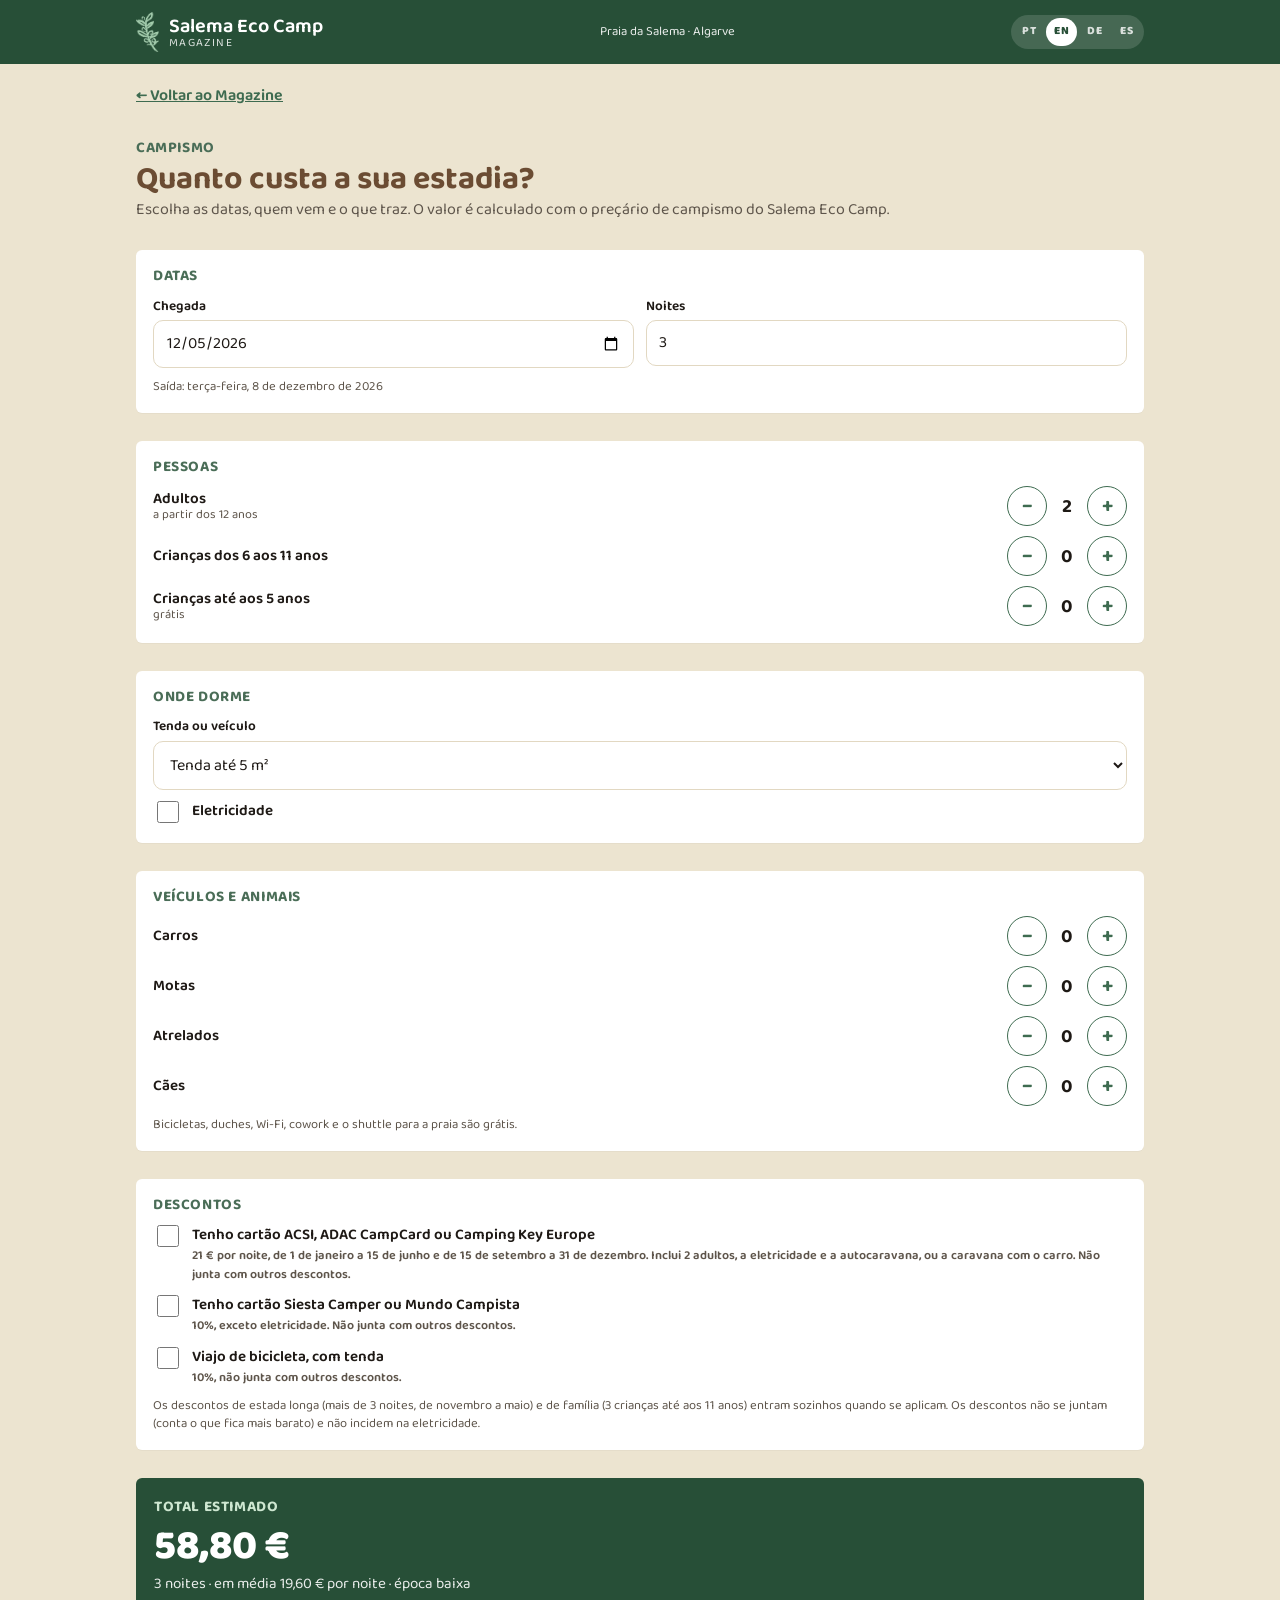
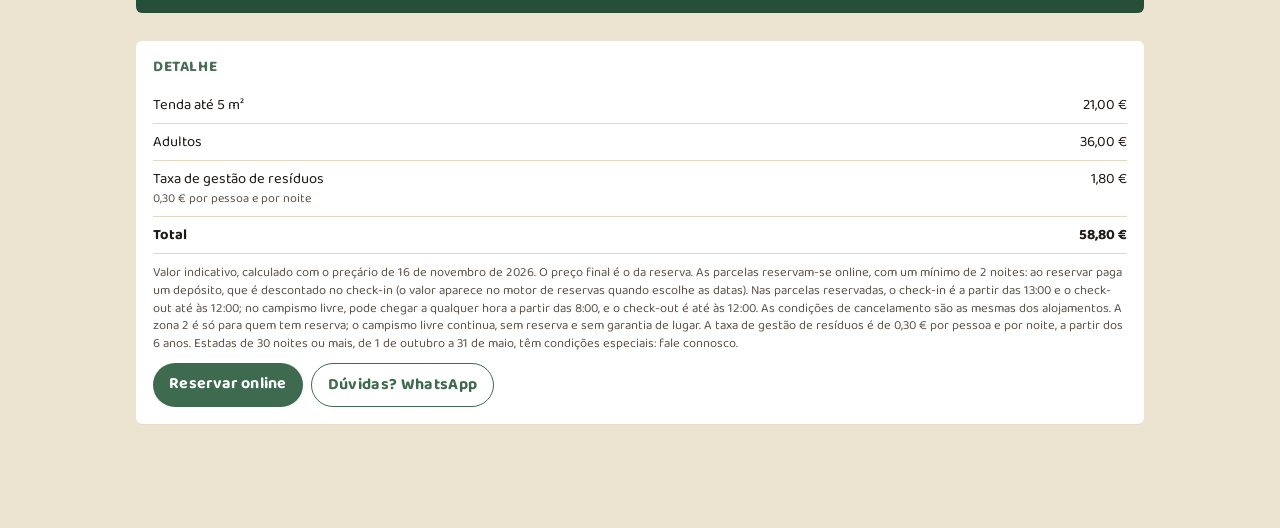
<file: calculadora.html>
<!doctype html>
<html lang="pt">
<head>
<meta charset="utf-8">
<meta name="viewport" content="width=device-width,initial-scale=1,viewport-fit=cover">
<meta name="theme-color" content="#274F37">
<title>Calculadora de campismo · Salema Eco Camp</title>
<link rel="icon" href="favicon.png" type="image/png">
<link rel="preconnect" href="https://fonts.googleapis.com">
<link rel="stylesheet" href="https://fonts.googleapis.com/css2?family=Baloo+Thambi+2:wght@400;500;600;700;800&display=swap">
<link rel="stylesheet" href="estilo.css?v=99">
<style>
  body.embed{padding-bottom:0;background:transparent}
  body.embed header.top, body.embed .so-magazine{display:none}
  body.embed::before{display:none}
  body.embed .wrap{padding-left:0;padding-right:0}
  body.embed .calc{padding-block:0 8px}
  .calc{display:flex;flex-direction:column;gap:14px;padding-block:18px 28px}
  .calc h1{color:var(--title)}
  .calc-grid{display:grid;grid-template-columns:repeat(2,minmax(0,1fr));gap:12px}
  .calc-grid .full{grid-column:1/-1}
  @media (max-width:420px){ .calc-grid{grid-template-columns:minmax(0,1fr)} }
  .stepper{display:flex;align-items:center;gap:8px}
  .stepper button{width:40px;height:40px;border-radius:50%;border:1.5px solid var(--accent);background:var(--surface);color:var(--accent);font-size:1.3rem;font-weight:700;line-height:1;cursor:pointer;flex:none}
  .stepper output{min-width:2ch;text-align:center;font-size:1.2rem;font-weight:700;font-variant-numeric:tabular-nums}
  .stepper .lbl{flex:1;min-width:0;font-weight:600;font-size:.95rem;line-height:1.2}
  .stepper .lbl small{display:block;font-weight:400;color:var(--muted);font-size:.78rem}
  .checks{display:flex;flex-direction:column;gap:10px}
  .check{display:flex;gap:10px;align-items:flex-start;font-size:.95rem;cursor:pointer}
  .check input{width:22px;height:22px;accent-color:var(--accent);flex:none;margin-top:1px}
  .check small{display:block;color:var(--muted);font-size:.78rem}
  .total-card{background:var(--brand);color:var(--brand-ink);border-radius:var(--r);padding:18px;display:flex;flex-direction:column;gap:6px}
  .total-card .eyebrow{color:#CEE7D1}
  .total-card .valor{font-family:var(--display);font-size:2.6rem;font-weight:800;line-height:1;font-variant-numeric:tabular-nums}
  .total-card .por-noite{font-size:.95rem;opacity:.9}
  .linhas{width:100%;border-collapse:collapse;font-size:.92rem;font-variant-numeric:tabular-nums}
  .linhas td{padding:7px 0;border-bottom:1px solid var(--line);vertical-align:top}
  .linhas td:last-child{text-align:right;white-space:nowrap;padding-left:10px}
  .linhas tr.desc td{color:var(--ok)}
  .linhas tr.sub td{font-weight:700}
  .linhas td small{display:block;color:var(--muted);font-size:.78rem}
  .nota{font-size:.8rem;color:var(--muted);line-height:1.4}
  .acoes{display:flex;gap:8px;flex-wrap:wrap}
  .acoes .btn{text-decoration:none}
  .aviso-calc{background:var(--surface-2);border-radius:var(--r);padding:10px 12px;font-size:.88rem}
</style>
</head>
<body>
<header class="top"><div class="wrap">
  <div class="brand-row"><img id="logo" src="imagens/logo.png" alt="Salema Eco Camp"><div class="brand" translate="no"><b>Salema Eco Camp</b><span>Magazine</span></div></div>
  <div class="who">Praia da Salema · Algarve</div>
</div></header>

<main><div class="wrap calc">
  <a class="so-magazine" href="./#reservar">← Voltar ao Magazine</a>
  <div>
    <span class="eyebrow">Campismo</span>
    <h1>Quanto custa a sua estadia?</h1>
    <p class="lead">Escolha as datas, quem vem e o que traz. O valor é calculado com o preçário de campismo do Salema Eco Camp.</p>
  </div>

  <section class="card" aria-labelledby="t-datas">
    <h2 id="t-datas" class="eyebrow">Datas</h2>
    <div class="calc-grid">
      <div class="field"><label for="c-chegada">Chegada</label><input type="date" id="c-chegada"></div>
      <div class="field"><label for="c-noites">Noites</label><input type="number" id="c-noites" min="1" max="120" value="3" inputmode="numeric"></div>
    </div>
    <p class="nota" id="c-saida"></p>
  </section>

  <section class="card" aria-labelledby="t-pessoas">
    <h2 id="t-pessoas" class="eyebrow">Pessoas</h2>
    <div class="stepper" data-campo="adultos" data-min="0"><span class="lbl">Adultos<small>a partir dos 12 anos</small></span><button type="button" aria-label="Menos adultos">−</button><output>2</output><button type="button" aria-label="Mais adultos">+</button></div>
    <div class="stepper" data-campo="criancas" data-min="0"><span class="lbl">Crianças dos 6 aos 11 anos</span><button type="button" aria-label="Menos crianças dos 6 aos 11 anos">−</button><output>0</output><button type="button" aria-label="Mais crianças dos 6 aos 11 anos">+</button></div>
    <div class="stepper" data-campo="pequenos" data-min="0"><span class="lbl">Crianças até aos 5 anos<small>grátis</small></span><button type="button" aria-label="Menos crianças até aos 5 anos">−</button><output>0</output><button type="button" aria-label="Mais crianças até aos 5 anos">+</button></div>
  </section>

  <section class="card" aria-labelledby="t-aloj">
    <h2 id="t-aloj" class="eyebrow">Onde dorme</h2>
    <div class="field"><label for="c-aloj">Tenda ou veículo</label><select id="c-aloj"></select></div>
    <div class="checks">
      <label class="check"><input type="checkbox" id="c-luz"><span>Eletricidade</span></label>
    </div>
  </section>

  <section class="card" aria-labelledby="t-extras">
    <h2 id="t-extras" class="eyebrow">Veículos e animais</h2>
    <div class="stepper" data-campo="carros" data-min="0"><span class="lbl">Carros</span><button type="button" aria-label="Menos carros">−</button><output>0</output><button type="button" aria-label="Mais carros">+</button></div>
    <div class="stepper" data-campo="motas" data-min="0"><span class="lbl">Motas</span><button type="button" aria-label="Menos motas">−</button><output>0</output><button type="button" aria-label="Mais motas">+</button></div>
    <div class="stepper" data-campo="atrelados" data-min="0"><span class="lbl">Atrelados</span><button type="button" aria-label="Menos atrelados">−</button><output>0</output><button type="button" aria-label="Mais atrelados">+</button></div>
    <div class="stepper" data-campo="caes" data-min="0"><span class="lbl">Cães</span><button type="button" aria-label="Menos cães">−</button><output>0</output><button type="button" aria-label="Mais cães">+</button></div>
    <p class="nota">Bicicletas, duches, Wi-Fi, cowork e o shuttle para a praia são grátis.</p>
  </section>

  <section class="card" aria-labelledby="t-desc">
    <h2 id="t-desc" class="eyebrow">Descontos</h2>
    <div class="checks">
      <label class="check"><input type="checkbox" id="c-acsi"><span>Tenho cartão ACSI, ADAC CampCard ou Camping Key Europe<small>21 € por noite, de 1 de janeiro a 15 de junho e de 15 de setembro a 31 de dezembro. Inclui 2 adultos, a eletricidade e a autocaravana, ou a caravana com o carro. Não junta com outros descontos.</small></span></label>
      <label class="check"><input type="checkbox" id="c-cartao10"><span>Tenho cartão Siesta Camper ou Mundo Campista<small>10%, exceto eletricidade. Não junta com outros descontos.</small></span></label>
      <label class="check"><input type="checkbox" id="c-ciclista"><span>Viajo de bicicleta, com tenda<small>10%, não junta com outros descontos.</small></span></label>
    </div>
    <p class="nota">Os descontos de estada longa (mais de 3 noites, de novembro a maio) e de família (3 crianças até aos 11 anos) entram sozinhos quando se aplicam. Os descontos não se juntam (conta o que fica mais barato) e não incidem na eletricidade.</p>
  </section>

  <section class="total-card" aria-live="polite" id="resultado">
    <span class="eyebrow">Total estimado</span>
    <span class="valor" id="r-total">—</span>
    <span class="por-noite" id="r-noite"></span>
  </section>

  <section class="card" aria-labelledby="t-det">
    <h2 id="t-det" class="eyebrow">Detalhe</h2>
    <table class="linhas"><tbody id="r-linhas"></tbody></table>
    <p class="aviso-calc" id="r-nota-desc" hidden></p>
    <p class="nota">Valor indicativo, calculado com o preçário de <span id="r-atual">—</span>. O preço final é o da reserva. As parcelas reservam-se online, com um mínimo de 2 noites: ao reservar paga um depósito, que é descontado no check-in (o valor aparece no motor de reservas quando escolhe as datas). Nas parcelas reservadas, o check-in é a partir das 13:00 e o check-out até às 12:00; no campismo livre, pode chegar a qualquer hora a partir das 8:00, e o check-out é até às 12:00. As condições de cancelamento são as mesmas dos alojamentos. A zona 2 é só para quem tem reserva; o campismo livre continua, sem reserva e sem garantia de lugar. A taxa de gestão de resíduos é de 0,30 € por pessoa e por noite, a partir dos 6 anos. Estadas de 30 noites ou mais, de 1 de outubro a 31 de maio, têm condições especiais: fale connosco.</p>
    <div class="acoes">
      <a class="btn" id="r-reservar" href="https://www.salemaecocamp.com/?accommodation_types=683719;683720;683721" target="_blank" rel="noopener">Reservar online</a>
      <a class="btn ghost" id="r-wa" href="#" target="_blank" rel="noopener">Dúvidas? WhatsApp</a>
    </div>
  </section>
</div></main>

<script src="config.js?v=99"></script>
<script src="precos-campismo.js?v=99"></script>
<script src="calculadora.js?v=99"></script>
<script src="i18n.js?v=112"></script>
</body>
</html>
</file>
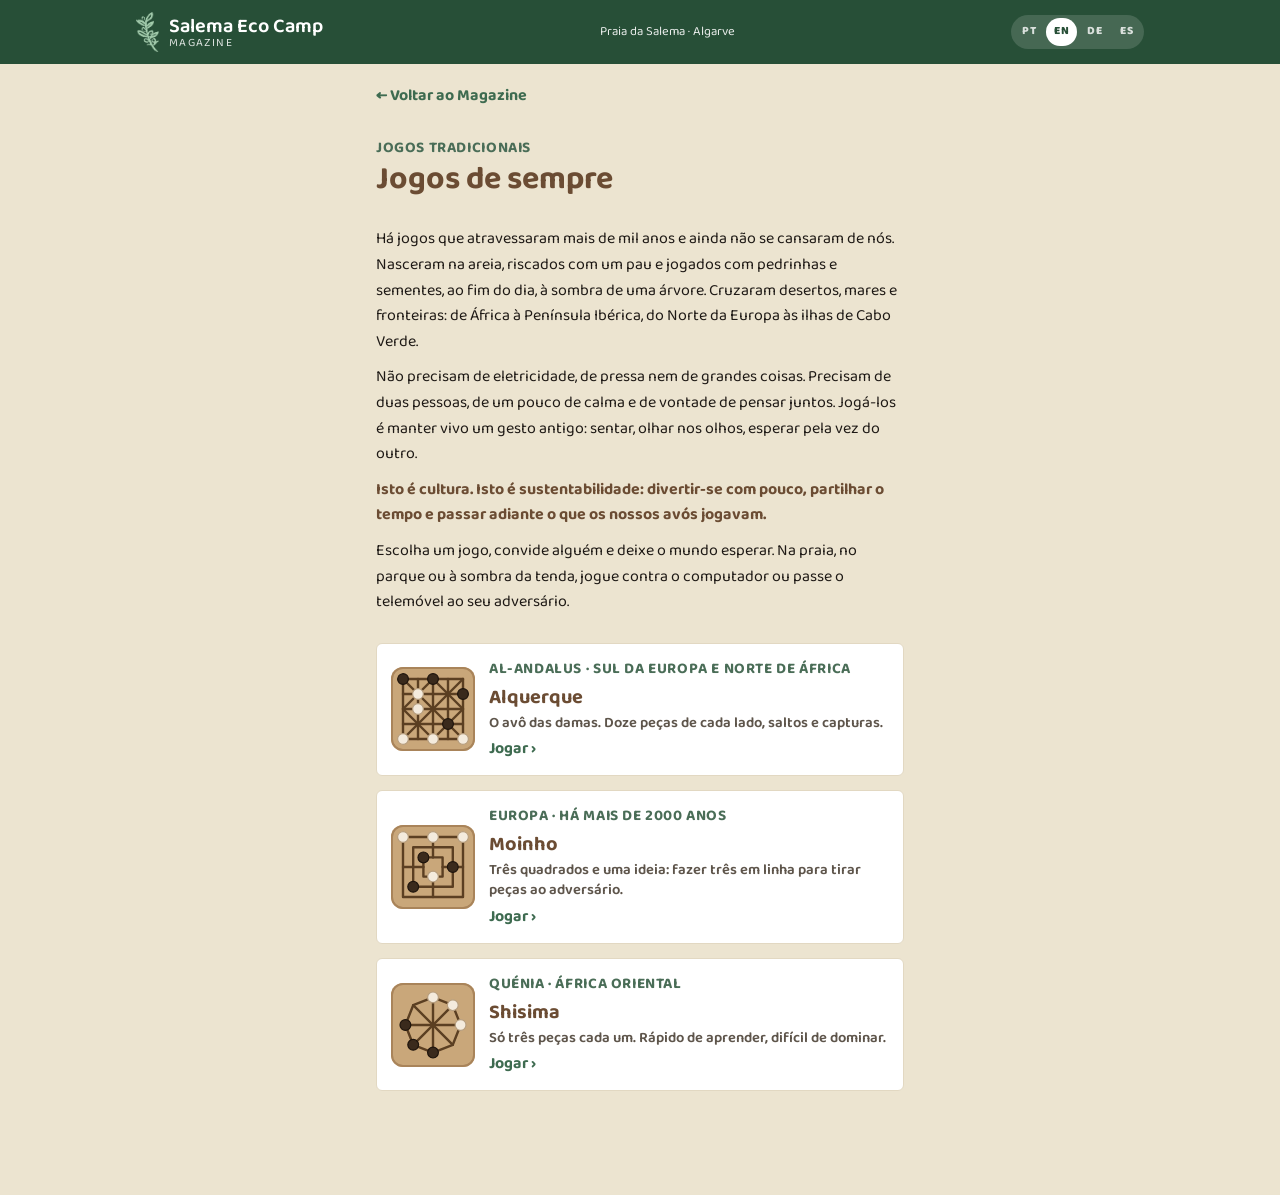
<file: jogos.html>
<!doctype html>
<html lang="pt">
<head>
<meta charset="utf-8">
<meta name="viewport" content="width=device-width,initial-scale=1,viewport-fit=cover">
<meta name="theme-color" content="#274F37">
<title>Jogos de sempre · Salema Eco Camp</title>
<link rel="icon" href="favicon.png" type="image/png">
<link rel="preconnect" href="https://fonts.googleapis.com">
<link rel="stylesheet" href="https://fonts.googleapis.com/css2?family=Baloo+Thambi+2:wght@400;500;600;700;800&display=swap">
<link rel="stylesheet" href="estilo.css?v=115">
<link rel="stylesheet" href="jogos.css?v=115">
<script src="config.js?v=115"></script>
</head>
<body>
<header class="top"><div class="wrap">
  <div class="brand-row"><img id="logo" src="imagens/logo.png" alt="Salema Eco Camp"><div class="brand" translate="no"><b>Salema Eco Camp</b><span>Magazine</span></div></div>
  <div class="who">Praia da Salema · Algarve</div>
</div></header>

<main><div class="wrap jogo">
  <a class="voltar" href="./#regiao">← Voltar ao Magazine</a>
  <div>
    <span class="eyebrow">Jogos tradicionais</span>
    <h1>Jogos de sempre</h1>
  </div>

  <section class="jogos-intro">
    <p>Há jogos que atravessaram mais de mil anos e ainda não se cansaram de nós. Nasceram na areia, riscados com um pau e jogados com pedrinhas e sementes, ao fim do dia, à sombra de uma árvore. Cruzaram desertos, mares e fronteiras: de África à Península Ibérica, do Norte da Europa às ilhas de Cabo Verde.</p>
    <p>Não precisam de eletricidade, de pressa nem de grandes coisas. Precisam de duas pessoas, de um pouco de calma e de vontade de pensar juntos. Jogá-los é manter vivo um gesto antigo: sentar, olhar nos olhos, esperar pela vez do outro.</p>
    <p class="destaque">Isto é cultura. Isto é sustentabilidade: divertir-se com pouco, partilhar o tempo e passar adiante o que os nossos avós jogavam.</p>
    <p>Escolha um jogo, convide alguém e deixe o mundo esperar. Na praia, no parque ou à sombra da tenda, jogue contra o computador ou passe o telemóvel ao seu adversário.</p>
  </section>

  <div class="jogos-lista">
    <a class="jogo-card" href="alquerque.html">
      <svg viewBox="-10 -10 120 120" aria-hidden="true"><g stroke="#5B3F22" stroke-width="4" stroke-linecap="round" stroke-linejoin="round" fill="none"><line x1="0" y1="0" x2="100" y2="0"/><line x1="0" y1="0" x2="0" y2="100"/><line x1="0" y1="25" x2="100" y2="25"/><line x1="25" y1="0" x2="25" y2="100"/><line x1="0" y1="50" x2="100" y2="50"/><line x1="50" y1="0" x2="50" y2="100"/><line x1="0" y1="75" x2="100" y2="75"/><line x1="75" y1="0" x2="75" y2="100"/><line x1="0" y1="100" x2="100" y2="100"/><line x1="100" y1="0" x2="100" y2="100"/><line x1="0" y1="0" x2="100" y2="100"/><line x1="100" y1="0" x2="0" y2="100"/><line x1="50" y1="0" x2="100" y2="50"/><line x1="100" y1="50" x2="50" y2="100"/><line x1="50" y1="100" x2="0" y2="50"/><line x1="0" y1="50" x2="50" y2="0"/></g><circle cx="0" cy="0" r="9" fill="#3A2A1C" stroke="#1E140C" stroke-width="2"/><circle cx="50" cy="0" r="9" fill="#3A2A1C" stroke="#1E140C" stroke-width="2"/><circle cx="100" cy="25" r="9" fill="#3A2A1C" stroke="#1E140C" stroke-width="2"/><circle cx="25" cy="25" r="9" fill="#F4EBDD" stroke="#B79E7E" stroke-width="2"/><circle cx="75" cy="75" r="9" fill="#3A2A1C" stroke="#1E140C" stroke-width="2"/><circle cx="0" cy="100" r="9" fill="#F4EBDD" stroke="#B79E7E" stroke-width="2"/><circle cx="50" cy="100" r="9" fill="#F4EBDD" stroke="#B79E7E" stroke-width="2"/><circle cx="100" cy="100" r="9" fill="#F4EBDD" stroke="#B79E7E" stroke-width="2"/><circle cx="25" cy="50" r="9" fill="#F4EBDD" stroke="#B79E7E" stroke-width="2"/></svg>
      <div><span class="eyebrow">Al-Andalus · Sul da Europa e Norte de África</span><h2>Alquerque</h2><p>O avô das damas. Doze peças de cada lado, saltos e capturas.</p><span class="jogar">Jogar ›</span></div>
    </a>
    <a class="jogo-card" href="moinho.html">
      <svg viewBox="-60 -60 120 120" aria-hidden="true"><g stroke="#5B3F22" stroke-width="4" stroke-linecap="round" stroke-linejoin="round" fill="none"><rect x="-50" y="-50" width="100" height="100"/><rect x="-33" y="-33" width="66" height="66"/><rect x="-16" y="-16" width="32" height="32"/><line x1="0" y1="-50" x2="0" y2="-16"/><line x1="0" y1="50" x2="0" y2="16"/><line x1="-50" y1="0" x2="-16" y2="0"/><line x1="50" y1="0" x2="16" y2="0"/></g><circle cx="-50" cy="-50" r="9" fill="#F4EBDD" stroke="#B79E7E" stroke-width="2"/><circle cx="0" cy="-50" r="9" fill="#F4EBDD" stroke="#B79E7E" stroke-width="2"/><circle cx="50" cy="-50" r="9" fill="#F4EBDD" stroke="#B79E7E" stroke-width="2"/><circle cx="-33" cy="33" r="9" fill="#3A2A1C" stroke="#1E140C" stroke-width="2"/><circle cx="33" cy="0" r="9" fill="#3A2A1C" stroke="#1E140C" stroke-width="2"/><circle cx="0" cy="16" r="9" fill="#F4EBDD" stroke="#B79E7E" stroke-width="2"/><circle cx="-16" cy="-16" r="9" fill="#3A2A1C" stroke="#1E140C" stroke-width="2"/></svg>
      <div><span class="eyebrow">Europa · Há mais de 2000 anos</span><h2>Moinho</h2><p>Três quadrados e uma ideia: fazer três em linha para tirar peças ao adversário.</p><span class="jogar">Jogar ›</span></div>
    </a>
    <a class="jogo-card" href="shisima.html">
      <svg viewBox="-60 -60 120 120" aria-hidden="true"><g stroke="#5B3F22" stroke-width="4" stroke-linecap="round" stroke-linejoin="round" fill="none"><polygon points="0,-46 33,-33 46,0 33,33 0,46 -33,33 -46,0 -33,-33"/><line x1="0" y1="-46" x2="0" y2="46"/><line x1="33" y1="-33" x2="-33" y2="33"/><line x1="46" y1="0" x2="-46" y2="0"/><line x1="33" y1="33" x2="-33" y2="-33"/></g><circle cx="0" cy="-46" r="9" fill="#F4EBDD" stroke="#B79E7E" stroke-width="2"/><circle cx="33" cy="-33" r="9" fill="#F4EBDD" stroke="#B79E7E" stroke-width="2"/><circle cx="46" cy="0" r="9" fill="#F4EBDD" stroke="#B79E7E" stroke-width="2"/><circle cx="0" cy="46" r="9" fill="#3A2A1C" stroke="#1E140C" stroke-width="2"/><circle cx="-33" cy="33" r="9" fill="#3A2A1C" stroke="#1E140C" stroke-width="2"/><circle cx="-46" cy="0" r="9" fill="#3A2A1C" stroke="#1E140C" stroke-width="2"/></svg>
      <div><span class="eyebrow">Quénia · África Oriental</span><h2>Shisima</h2><p>Só três peças cada um. Rápido de aprender, difícil de dominar.</p><span class="jogar">Jogar ›</span></div>
    </a>
  </div>
</div></main>

<script src="i18n.js?v=115"></script>
</body>
</html>
</file>
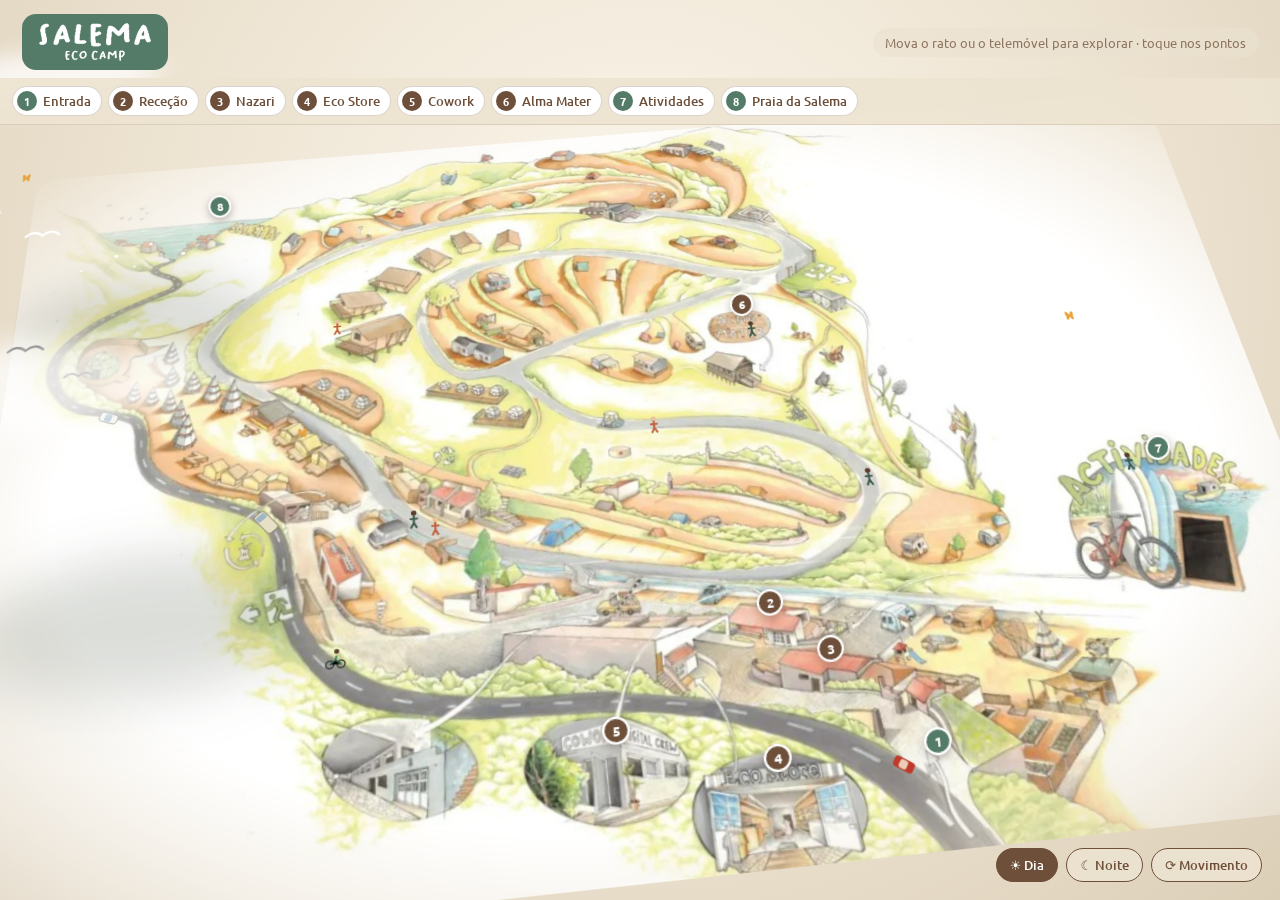
<file: mapa-vivo.html>
<!DOCTYPE html>
<html lang="pt">
<head>
<meta charset="utf-8">
<meta name="viewport" content="width=device-width, initial-scale=1">
<title>Mapa vivo – Salema Eco Camp</title>
<link href="https://fonts.googleapis.com/css2?family=Ubuntu:wght@400;500;700&display=swap" rel="stylesheet">
<style>
:root{--cream:#EDE3D1;--brown:#6D4F3A;--green:#537B67}
*{box-sizing:border-box;margin:0;padding:0}
html,body{height:100%;overflow:hidden}
body{font-family:Ubuntu,system-ui,sans-serif;background:radial-gradient(ellipse at 50% 30%,#fbf6ec 0%,var(--cream) 55%,#dcCFb8 100%);color:var(--brown)}
header{position:fixed;top:0;left:0;right:0;display:flex;align-items:center;justify-content:space-between;padding:14px 22px;z-index:20;pointer-events:none}
header img{height:46px;pointer-events:auto}
header .hint{font-size:13px;opacity:.75;background:rgba(237,227,209,.8);padding:6px 12px;border-radius:99px}
.view{position:fixed;inset:0;perspective:1500px;perspective-origin:50% 35%;display:flex;align-items:center;justify-content:center}
.world{position:relative;width:var(--w);height:var(--h);transform-style:preserve-3d;transform:rotateX(var(--rx)) rotateZ(var(--rz)) translateZ(var(--tz));transition:transform .25s ease-out}
.layer{position:absolute;inset:0;transform-style:preserve-3d}
.map{background:url([data-uri]) center/100% 100% no-repeat;border-radius:24px;
 -webkit-mask-image:radial-gradient(ellipse 72% 72% at 50% 50%,#000 62%,transparent 100%);mask-image:radial-gradient(ellipse 72% 72% at 50% 50%,#000 62%,transparent 100%)}
.map::after{content:"";position:absolute;inset:0;background:linear-gradient(115deg,rgba(255,240,200,.22),transparent 45%,rgba(60,40,20,.10));mix-blend-mode:soft-light}
svg.over{position:absolute;inset:0;width:100%;height:100%;overflow:visible}
/* sea sparkle */
.spark{animation:sp 3s ease-in-out infinite}
@keyframes sp{0%,100%{opacity:0}50%{opacity:.9}}
/* trees swaying hint */
.sway{transform-box:fill-box;transform-origin:bottom center;animation:sw 4s ease-in-out infinite alternate}
@keyframes sw{from{transform:rotate(-4deg)}to{transform:rotate(4deg)}}
/* cloud shadows on the ground */
.shadow{position:absolute;border-radius:50%;background:rgba(40,50,30,.16);filter:blur(28px);animation:drift linear infinite}
.cloud{position:absolute;border-radius:50%;background:rgba(255,255,255,.75);filter:blur(14px);animation:drift linear infinite}
@keyframes drift{from{transform:translateX(-30vw)}to{transform:translateX(calc(var(--w) + 30vw))}}
/* birds */
.bird{position:absolute;width:34px;height:16px;offset-rotate:auto}
.bird svg{width:100%;height:100%;animation:flap .45s ease-in-out infinite alternate}
@keyframes flap{from{transform:scaleY(1)}to{transform:scaleY(-.6)}}
.flock{position:absolute;inset:0;animation:fly linear infinite}
@keyframes fly{from{transform:translate(-25%,30%)}to{transform:translate(125%,-30%)}}
/* labels */
.pin{position:absolute;transform:translate(-50%,-100%) rotateX(calc(-1 * var(--rx)));transform-origin:bottom center;cursor:pointer;display:flex;flex-direction:column;align-items:center;pointer-events:auto}
.pin .tag{background:var(--brown);color:#fff;font-weight:500;font-size:13px;padding:6px 11px;border-radius:99px;white-space:nowrap;box-shadow:0 6px 16px rgba(60,40,25,.3);transition:transform .2s}
.pin .tag.g{background:var(--green)}
.pin .stem{width:2px;height:26px;background:var(--brown)}
.pin .dot{width:10px;height:10px;border-radius:50%;background:var(--brown);box-shadow:0 0 0 0 rgba(109,79,58,.6);animation:pulse 2s infinite}
.pin:hover .tag{transform:scale(1.08)}
@keyframes pulse{0%{box-shadow:0 0 0 0 rgba(109,79,58,.55)}100%{box-shadow:0 0 0 14px rgba(109,79,58,0)}}
.info{position:fixed;left:50%;bottom:22px;transform:translateX(-50%) translateY(20px);background:#fff;border-radius:16px;padding:14px 18px;max-width:min(420px,90vw);box-shadow:0 14px 40px rgba(60,40,25,.25);opacity:0;transition:.3s;z-index:30;font-size:14px;line-height:1.45}
.info.on{opacity:1;transform:translateX(-50%)}
.info b{display:block;font-size:16px;margin-bottom:4px}
.ctrl{position:fixed;right:18px;bottom:18px;display:flex;gap:8px;z-index:25}
.ctrl button{font-family:inherit;font-size:13px;font-weight:500;border:1.5px solid var(--brown);background:rgba(237,227,209,.9);color:var(--brown);padding:7px 13px;border-radius:99px;cursor:pointer}
.ctrl button.on,.ctrl button:hover{background:var(--brown);color:#fff}
.night .map{filter:brightness(.55) saturate(.55)}
.night .map::after{background:rgba(20,40,85,.45);mix-blend-mode:multiply}
.night body,.night{background:#1d2630}
.light{opacity:0;transition:opacity 1s}
.night .light{opacity:1}
.night .cloud{background:rgba(160,170,190,.25)}
.night .flock{display:none}
.lamp{animation:flick 3s ease-in-out infinite alternate}
@keyframes flick{from{opacity:.75}to{opacity:1}}
</style>

<style>
/* pontos numerados + legenda em cima */
.pin{transform:translate(-50%,-50%) rotateX(calc(-1 * var(--rx)))!important}
.pin .num{display:flex;align-items:center;justify-content:center;width:24px;height:24px;border-radius:50%;background:var(--brown);color:#fff;font-size:12px;font-weight:700;border:2px solid #fff;box-shadow:0 3px 8px rgba(60,40,25,.35);transition:transform .2s}
.pin.g .num{background:var(--green)}
.pin.sel .num{transform:scale(1.35);animation:pulse 1.6s infinite}
.legenda{position:fixed;top:78px;left:0;right:0;z-index:22;display:flex;gap:6px;overflow-x:auto;padding:8px 12px;scrollbar-width:none;background:rgba(237,227,209,.92);border-bottom:1px solid rgba(109,79,58,.15)}
.legenda::-webkit-scrollbar{display:none}
.legenda .leg{flex:none;display:inline-flex;align-items:center;gap:6px;font-family:inherit;font-size:13px;font-weight:500;color:var(--brown);background:#fff;border:1.5px solid rgba(109,79,58,.25);border-radius:99px;padding:4px 10px 4px 4px;cursor:pointer}
.legenda .leg .ln{display:inline-flex;align-items:center;justify-content:center;width:20px;height:20px;border-radius:50%;background:var(--brown);color:#fff;font-size:11px;font-weight:700}
.legenda .leg.g .ln{background:var(--green)}
.legenda .leg.sel{border-color:var(--brown);background:var(--brown);color:#fff}
.legenda .leg.sel .ln{background:#fff;color:var(--brown)}
html.embed .legenda{top:0;padding:6px 8px}
html.embed .legenda .leg{font-size:12px}
.night .legenda{background:rgba(29,38,48,.9)}
</style>
<style>
html.embed header{display:none}
html.embed .ctrl{right:10px;bottom:10px;gap:6px}
html.embed .ctrl button{font-size:12px;padding:5px 10px}
html.embed .info{bottom:56px;font-size:13px;padding:10px 14px}
html.embed .pin .tag{font-size:12px;padding:5px 9px}
</style>
<script>if(/[?&]embed/.test(location.search))document.documentElement.classList.add("embed");</script>
</head>
<body>
<header><span style="background:var(--green);padding:8px 16px;border-radius:14px;pointer-events:auto;display:inline-flex"><img src="[data-uri]" alt="Salema Eco Camp" style="height:40px"></span><span class="hint">Mova o rato ou o telemóvel para explorar · toque nos pontos</span></header>

<div class="view" id="view">
 <div class="world" id="world">
  <div class="layer map"></div>

  <!-- ground life: roads, cars, people, sea -->
  <svg class="over" viewBox="0 0 1240 766" style="transform:translateZ(1px)">
   <defs>
    <path id="road" d="M870,766 C840,725 800,700 740,668 C690,640 640,622 590,615 C520,608 470,606 420,600 C370,594 330,580 305,548 C285,520 285,480 275,445 C262,410 230,398 190,388 C150,378 135,350 130,315 C125,295 95,292 70,280 C40,262 38,225 55,205 C75,185 120,175 150,158 C165,148 158,132 135,125"/>
    <g id="car1"><rect x="-9" y="-5" width="18" height="10" rx="3" fill="#c0392b"/><rect x="-3" y="-4" width="7" height="8" rx="2" fill="#f4e7d0" opacity=".85"/></g>
    <g id="car2"><rect x="-9" y="-5" width="18" height="10" rx="3" fill="#f2f2ee" stroke="#777" stroke-width=".8"/><rect x="-3" y="-4" width="7" height="8" rx="2" fill="#9fb7c9"/></g>
    <g id="van"><rect x="-12" y="-6" width="24" height="12" rx="3" fill="#e9e2c9" stroke="#8a7a5a" stroke-width=".8"/><rect x="4" y="-5" width="6" height="10" rx="1.5" fill="#9fb7c9"/></g>
    <g id="person"><circle cx="0" cy="-9" r="2.6" fill="#5b3f2c"/><path d="M0,-6 L0,1 M0,1 L-2.5,6 M0,1 L2.5,6 M-3,-3 L3,-3" stroke="#3d5a4b" stroke-width="2" stroke-linecap="round"/></g>
    <g id="person2"><circle cx="0" cy="-9" r="2.6" fill="#e8c39e"/><path d="M0,-6 L0,1 M0,1 L-2.5,6 M0,1 L2.5,6 M-3,-3 L3,-3" stroke="#c0623f" stroke-width="2" stroke-linecap="round"/></g>
    <g id="bike"><circle cx="-5" cy="0" r="3.5" fill="none" stroke="#333" stroke-width="1.2"/><circle cx="5" cy="0" r="3.5" fill="none" stroke="#333" stroke-width="1.2"/><path d="M-5,0 L0,-4 L5,0 M0,-4 L1,-8" stroke="#2d6a4f" stroke-width="1.4"/><circle cx="1" cy="-12" r="2.3" fill="#5b3f2c"/></g>
   </defs>

   <!-- sea sparkle -->
   <g fill="#fff">
    <circle class="spark" cx="95" cy="95" r="2.2"/><circle class="spark" cx="130" cy="82" r="1.8" style="animation-delay:.8s"/>
    <circle class="spark" cx="165" cy="98" r="2" style="animation-delay:1.6s"/><circle class="spark" cx="60" cy="110" r="1.6" style="animation-delay:2.2s"/>
    <circle class="spark" cx="115" cy="110" r="1.5" style="animation-delay:1.1s"/>
   </g>

   <!-- cars on the main road -->
   <use href="#car1"><animateMotion dur="26s" repeatCount="indefinite" rotate="auto"><mpath href="#road"/></animateMotion></use>
   <use href="#van"><animateMotion dur="32s" begin="-11s" repeatCount="indefinite" rotate="auto" keyPoints="1;0" keyTimes="0;1" calcMode="linear"><mpath href="#road"/></animateMotion></use>
   <use href="#car2"><animateMotion dur="24s" begin="-17s" repeatCount="indefinite" rotate="auto"><mpath href="#road"/></animateMotion></use>
   <use href="#bike"><animateMotion dur="60s" begin="-30s" repeatCount="indefinite" keyPoints="1;0" keyTimes="0;1" calcMode="linear"><mpath href="#road"/></animateMotion></use>

   <!-- people walking around the park -->
   <use href="#person"><animateMotion dur="14s" repeatCount="indefinite" path="M385,430 Q420,450 455,440 Q420,450 385,430"/></use>
   <use href="#person2"><animateMotion dur="14s" begin="-1s" repeatCount="indefinite" path="M395,436 Q430,456 465,446 Q430,456 395,436"/></use>
   <use href="#person"><animateMotion dur="18s" repeatCount="indefinite" path="M820,430 Q860,450 900,470 Q860,450 820,430"/></use>
   <use href="#person2"><animateMotion dur="16s" begin="-6s" repeatCount="indefinite" path="M560,330 Q600,350 640,360 Q600,350 560,330"/></use>
   <use href="#person"><animateMotion dur="20s" begin="-4s" repeatCount="indefinite" path="M700,240 Q745,250 780,280 Q745,250 700,240"/></use>
   <use href="#person2"><animateMotion dur="12s" begin="-3s" repeatCount="indefinite" path="M640,690 Q680,700 720,690 Q680,700 640,690"/></use>
   <use href="#person"><animateMotion dur="15s" begin="-9s" repeatCount="indefinite" path="M1040,420 Q1080,440 1120,470 Q1080,440 1040,420"/></use>
   <use href="#person2"><animateMotion dur="22s" begin="-2s" repeatCount="indefinite" path="M300,200 Q340,215 380,240 Q340,215 300,200"/></use>

   <!-- night lamps -->
   <g class="light">
    <circle class="lamp" cx="735" cy="265" r="16" fill="rgba(255,210,120,.55)" filter="blur(4px)"/>
    <circle class="lamp" cx="700" cy="660" r="20" fill="rgba(255,210,120,.55)" style="animation-delay:.6s"/>
    <circle class="lamp" cx="570" cy="640" r="16" fill="rgba(255,210,120,.5)" style="animation-delay:1.2s"/>
    <circle class="lamp" cx="440" cy="250" r="12" fill="rgba(255,210,120,.5)" style="animation-delay:.3s"/>
    <circle class="lamp" cx="860" cy="330" r="12" fill="rgba(255,210,120,.5)" style="animation-delay:.9s"/>
    <circle class="lamp" cx="320" cy="430" r="12" fill="rgba(255,210,120,.5)" style="animation-delay:1.5s"/>
   </g>
  </svg>

  <!-- cloud shadows on the ground -->
  <div class="layer" style="transform:translateZ(2px);overflow:hidden;border-radius:24px">
   <div class="shadow" style="top:18%;width:260px;height:120px;animation-duration:70s"></div>
   <div class="shadow" style="top:58%;width:320px;height:140px;animation-duration:90s;animation-delay:-40s"></div>
  </div>

  <!-- butterflies -->
  <svg class="over" viewBox="0 0 1240 766" style="transform:translateZ(30px)">
   <g id="bf"><path d="M0,0 C-6,-8 -10,-2 -6,2 C-9,6 -3,8 0,2 C3,8 9,6 6,2 C10,-2 6,-8 0,0Z" fill="#e8a33d"><animateTransform attributeName="transform" type="scale" values="1 1;.3 1;1 1" dur=".25s" repeatCount="indefinite"/></path></g>
   <use href="#bf"><animateMotion dur="9s" repeatCount="indefinite" path="M1020,300 C1060,260 1110,320 1080,360 C1050,400 990,340 1020,300Z"/></use>
   <use href="#bf" style="filter:hue-rotate(180deg)"><animateMotion dur="11s" begin="-4s" repeatCount="indefinite" path="M1150,520 C1180,480 1220,540 1190,570 C1160,600 1120,560 1150,520Z"/></use>
   <use href="#bf"><animateMotion dur="10s" begin="-2s" repeatCount="indefinite" path="M250,330 C280,300 320,350 290,370 C260,390 230,360 250,330Z"/></use>
  </svg>

  <!-- birds -->
  <div class="layer" style="transform:translateZ(160px);pointer-events:none">
   <div class="flock" style="animation-duration:28s">
    <div class="bird" style="left:5%;top:40%"><svg viewBox="0 0 34 16"><path d="M1,8 Q9,0 17,8 Q25,0 33,8" fill="none" stroke="#3b3b3b" stroke-width="2.4" stroke-linecap="round"/></svg></div>
    <div class="bird" style="left:9%;top:44%;transform:scale(.8)"><svg viewBox="0 0 34 16" style="animation-delay:.15s"><path d="M1,8 Q9,0 17,8 Q25,0 33,8" fill="none" stroke="#3b3b3b" stroke-width="2.4" stroke-linecap="round"/></svg></div>
    <div class="bird" style="left:2%;top:47%;transform:scale(.7)"><svg viewBox="0 0 34 16" style="animation-delay:.3s"><path d="M1,8 Q9,0 17,8 Q25,0 33,8" fill="none" stroke="#3b3b3b" stroke-width="2.4" stroke-linecap="round"/></svg></div>
   </div>
   <div class="flock" style="animation-duration:40s;animation-delay:-18s">
    <div class="bird" style="left:0%;top:20%;transform:scale(1.2)"><svg viewBox="0 0 34 16"><path d="M1,8 Q9,0 17,8 Q25,0 33,8" fill="none" stroke="#fff" stroke-width="2.4" stroke-linecap="round"/></svg></div>
    <div class="bird" style="left:5%;top:24%"><svg viewBox="0 0 34 16" style="animation-delay:.2s"><path d="M1,8 Q9,0 17,8 Q25,0 33,8" fill="none" stroke="#fff" stroke-width="2.4" stroke-linecap="round"/></svg></div>
   </div>
  </div>

  <!-- clouds high above -->
  <div class="layer" style="transform:translateZ(280px);pointer-events:none">
   <div class="cloud" style="top:10%;width:220px;height:70px;animation-duration:70s"></div>
   <div class="cloud" style="top:50%;width:280px;height:90px;animation-duration:90s;animation-delay:-40s"></div>
  </div>

  <!-- points of interest -->
  <div class="layer" id="pins" style="transform:translateZ(40px)"></div>
 </div>
</div>

<nav class="legenda" id="legenda" aria-label="Legenda do mapa"></nav>
<div class="info" id="info"></div>
<div class="ctrl"><button id="day" class="on">☀ Dia</button><button id="night">☾ Noite</button><button id="auto">⟳ Movimento</button></div>

<script>
const W=1240,H=766;
const pins=[
 {x:835,y:690,t:"Entrada",d:"Chegada ao parque.",g:1},
 {x:715,y:560,t:"Receção",d:"Check-in, informações, shuttle para a praia e pedidos. WhatsApp: +351 926 636 033."},
 {x:760,y:605,t:"Nazari",d:"Restaurante Nazari: cozinha mediterrânica e comfort food, das 8:00 às 21:00. Às terças, só pequenos-almoços."},
 {x:700,y:690,t:"Eco Store",d:"Produtos biológicos e locais."},
 {x:570,y:655,t:"Cowork",d:"Espaço de cowork digital."},
 {x:735,y:258,t:"Alma Mater",d:"Terapias e massagens, no coração do parque."},
 {x:1100,y:450,t:"Atividades",d:"Surf, bicicletas, tours e workshops de regeneração (SER).",g:1},
 {x:212,y:88,t:"Praia da Salema",d:"A praia e a aldeia da Salema, a poucos minutos. Ponto de partida para o Fisherman's Trail da Rota Vicentina.",g:1}
];
const box=document.getElementById('pins'),info=document.getElementById('info'),leg=document.getElementById('legenda');
const pinEls=[],legEls=[];
function escolher(i){
  pinEls.forEach((e,k)=>e.classList.toggle('sel',k===i)); legEls.forEach((e,k)=>e.classList.toggle('sel',k===i));
  if(i<0){info.classList.remove('on');return;}
  const p=pins[i]; info.replaceChildren(); const t=document.createElement('b'); t.textContent=(i+1)+' · '+p.t; info.append(t, p.d); info.classList.add('on');
  legEls[i].scrollIntoView({block:'nearest',inline:'center',behavior:'smooth'});
}
pins.forEach((p,i)=>{
  const e=document.createElement('div');e.className='pin'+(p.g?' g':'');e.style.left=(p.x/W*100)+'%';e.style.top=(p.y/H*100)+'%';
  const n=document.createElement('span');n.className='num';n.textContent=i+1;n.setAttribute('translate','no');e.append(n);e.setAttribute('aria-label',p.t);
  e.onclick=ev=>{ev.stopPropagation();escolher(i)};box.appendChild(e);pinEls.push(e);
  const l=document.createElement('button');l.type='button';l.className='leg'+(p.g?' g':'');
  const ln=document.createElement('span');ln.className='ln';ln.textContent=i+1;ln.setAttribute('translate','no');l.append(ln,p.t);
  l.onclick=ev=>{ev.stopPropagation();escolher(i)};leg.appendChild(l);legEls.push(l);
});
document.body.onclick=()=>escolher(-1);
const world=document.getElementById('world');
function fit(){const s=Math.min(innerWidth/W*1.05,innerHeight/H*1.25,1.25);world.style.setProperty('--w',W*s+'px');world.style.setProperty('--h',H*s+'px');document.documentElement.style.setProperty('--w',W*s+'px')}
fit();addEventListener('resize',fit);
let rx=34,rz=-6,tx=0,ty=0,auto=false,t0=performance.now();
function set(){world.style.setProperty('--rx',rx+'deg');world.style.setProperty('--rz',rz+'deg');world.style.setProperty('--tz','0px')}
function move(nx,ny){rx=38+ny*14;rz=-8+nx*16;set()}
addEventListener('pointermove',e=>{if(auto&&e.pointerType==='mouse'){move(e.clientX/innerWidth*2-1,e.clientY/innerHeight*2-1)}});
let girou=false;addEventListener('deviceorientation',e=>{if(!auto||e.gamma==null)return;girou=true;move(Math.max(-1,Math.min(1,e.gamma/30)),Math.max(-1,Math.min(1,(e.beta-45)/30)))});
(function loop(now){if(auto&&!girou){const k=(now-t0)/1000;move(Math.sin(k*.18),Math.sin(k*.11)*.6)}requestAnimationFrame(loop)})(t0);
document.getElementById('auto').onclick=e=>{e.stopPropagation();auto=!auto;girou=false;e.target.classList.toggle('on',auto);if(!auto){rx=34;rz=-6;set()}};
const dayB=document.getElementById('day'),nightB=document.getElementById('night');
dayB.onclick=e=>{e.stopPropagation();document.documentElement.classList.remove('night');dayB.classList.add('on');nightB.classList.remove('on')};
nightB.onclick=e=>{e.stopPropagation();document.documentElement.classList.add('night');nightB.classList.add('on');dayB.classList.remove('on')};
set();
</script>
<script src="config.js?v=99"></script>
<script src="i18n.js?v=112"></script>
</body>
</html>
</file>
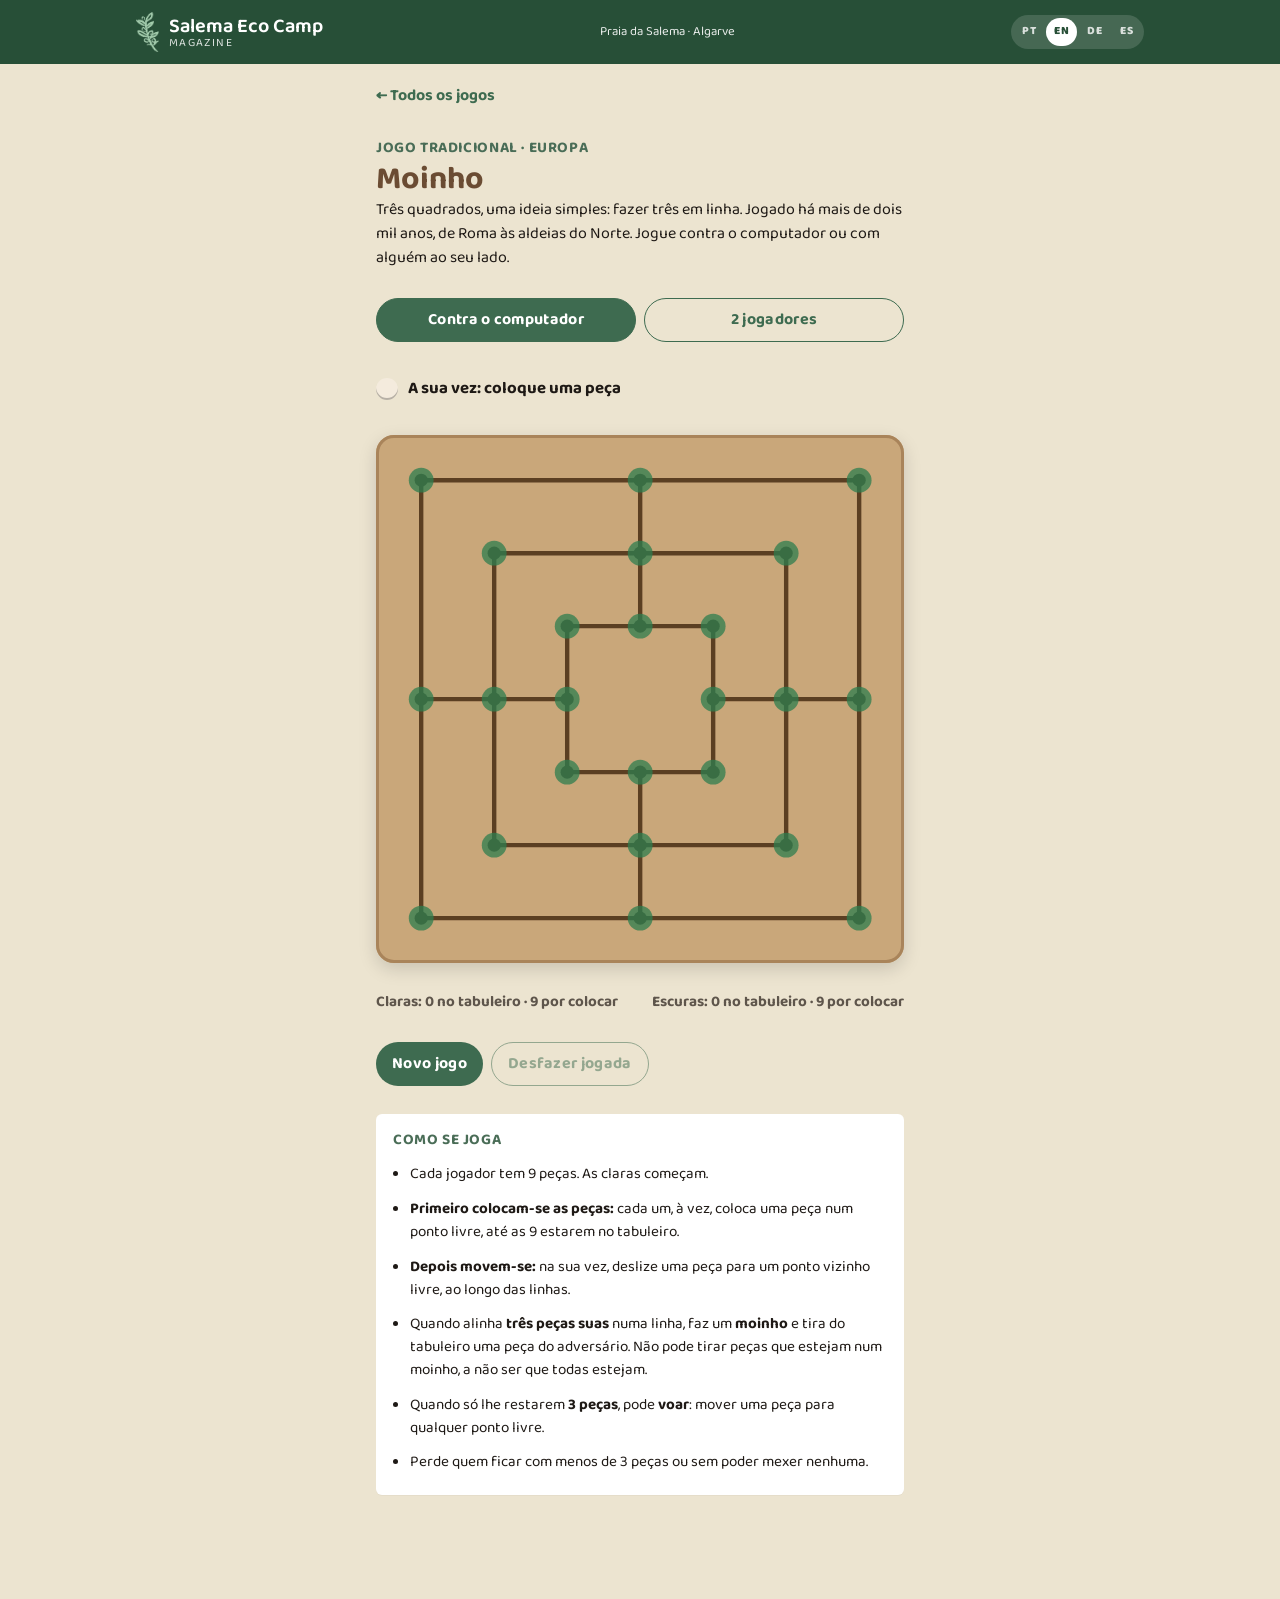
<file: moinho.html>
<!doctype html>
<html lang="pt">
<head>
<meta charset="utf-8">
<meta name="viewport" content="width=device-width,initial-scale=1,viewport-fit=cover">
<meta name="theme-color" content="#274F37">
<title>Moinho · Salema Eco Camp</title>
<link rel="icon" href="favicon.png" type="image/png">
<link rel="preconnect" href="https://fonts.googleapis.com">
<link rel="stylesheet" href="https://fonts.googleapis.com/css2?family=Baloo+Thambi+2:wght@400;500;600;700;800&display=swap">
<link rel="stylesheet" href="estilo.css?v=115">
<link rel="stylesheet" href="jogos.css?v=115">
<script src="config.js?v=115"></script>
</head>
<body>
<header class="top"><div class="wrap">
  <div class="brand-row"><img id="logo" src="imagens/logo.png" alt="Salema Eco Camp"><div class="brand" translate="no"><b>Salema Eco Camp</b><span>Magazine</span></div></div>
  <div class="who">Praia da Salema · Algarve</div>
</div></header>

<main><div class="wrap jogo">
  <a class="voltar" href="jogos.html">← Todos os jogos</a>
  <div>
    <span class="eyebrow">Jogo tradicional · Europa</span>
    <h1>Moinho</h1>
    <p>Três quadrados, uma ideia simples: fazer três em linha. Jogado há mais de dois mil anos, de Roma às aldeias do Norte. Jogue contra o computador ou com alguém ao seu lado.</p>
  </div>

  <div class="modos" role="group" aria-label="Modo de jogo">
    <button type="button" class="btn ghost" id="m-pc" aria-pressed="true">Contra o computador</button>
    <button type="button" class="btn ghost" id="m-2" aria-pressed="false">2 jogadores</button>
  </div>

  <div class="estado" aria-live="polite"><span class="ficha" id="e-ficha"></span><span id="e-texto"></span></div>
  <div class="tabuleiro"><svg id="tab" viewBox="-340 -340 680 680" role="img" aria-label="Tabuleiro de Moinho"></svg></div>
  <div class="contas"><span id="c-claras"></span><span id="c-escuras"></span></div>
  <div class="fim" id="fim" hidden></div>
  <div class="acoes">
    <button type="button" class="btn" id="novo">Novo jogo</button>
    <button type="button" class="btn ghost" id="desfazer">Desfazer jogada</button>
  </div>

  <section class="card regras">
    <h2 class="eyebrow">Como se joga</h2>
    <ul>
      <li>Cada jogador tem 9 peças. As claras começam.</li>
      <li><b>Primeiro colocam-se as peças:</b> cada um, à vez, coloca uma peça num ponto livre, até as 9 estarem no tabuleiro.</li>
      <li><b>Depois movem-se:</b> na sua vez, deslize uma peça para um ponto vizinho livre, ao longo das linhas.</li>
      <li>Quando alinha <b>três peças suas</b> numa linha, faz um <b>moinho</b> e tira do tabuleiro uma peça do adversário. Não pode tirar peças que estejam num moinho, a não ser que todas estejam.</li>
      <li>Quando só lhe restarem <b>3 peças</b>, pode <b>voar</b>: mover uma peça para qualquer ponto livre.</li>
      <li>Perde quem ficar com menos de 3 peças ou sem poder mexer nenhuma.</li>
    </ul>
  </section>
</div></main>

<script src="moinho-logica.js?v=115"></script>
<script>
(function(){
  const L=MoinhoLogica, P1=L.P1, P2=L.P2;
  const svg=document.getElementById("tab"), NS="http://www.w3.org/2000/svg";
  const R=[300,200,100];
  function xy(i){
    const r=R[Math.floor(i/8)], k=i%8;
    const X=[-r,0,r,r,r,0,-r,-r], Y=[-r,-r,-r,0,r,r,r,0];
    return [X[k],Y[k]];
  }
  const COR={[P1]:["#F4EBDD","#B79E7E","#D9C8AE"],[P2]:["#3A2A1C","#1E140C","#5A4532"]};

  let s, modoPC=true, hist=[], acabou=false, aPensar=false, sel=null, pend=null, ultima=null;

  function el(tag,att){ const e=document.createElementNS(NS,tag); for(const k in att) e.setAttribute(k,att[k]); return e; }
  const nomeCor=p=>p===P1?"claras":"escuras";
  const humano=()=>!(modoPC&&s.vez===P2)&&!acabou&&!aPensar;

  function opcoes(){
    /* o que o jogador pode tocar agora */
    const o={origens:new Set(),destinos:new Set(),tirar:new Set()};
    if(!humano()) return o;
    const f=L.fase(s,s.vez);
    if(pend){ for(const j of L.jogadas(s)) if(j.de===pend.de&&j.para===pend.para&&j.tira>=0) o.tirar.add(j.tira); return o; }
    const b=L.base(s);
    if(f==="colocar"){ b.forEach(j=>o.destinos.add(j.para)); return o; }
    b.forEach(j=>o.origens.add(j.de));
    if(sel!=null) b.filter(j=>j.de===sel).forEach(j=>o.destinos.add(j.para));
    return o;
  }

  function desenhar(){
    svg.innerHTML="";
    const traco={stroke:"#5B3F22","stroke-width":"6","stroke-linecap":"round",fill:"none"};
    for(const r of R) svg.append(el("rect",{x:-r,y:-r,width:2*r,height:2*r,...traco,"stroke-linejoin":"round"}));
    for(const k of [1,3,5,7]){ const a=xy(k), b=xy(16+k); svg.append(el("line",{x1:a[0],y1:a[1],x2:b[0],y2:b[1],...traco})); }
    const o=opcoes();
    /* enquanto escolhe a peça a tirar, mostra já a jogada feita */
    const T=s.t.slice(); if(pend){ if(pend.de>=0) T[pend.de]=0; T[pend.para]=s.vez; }
    for(let i=0;i<24;i++){
      const [x,y]=xy(i), g=el("g",{}); g.style.cursor="pointer";
      g.append(el("circle",{cx:x,cy:y,r:34,fill:"transparent"}));
      g.append(el("circle",{cx:x,cy:y,r:9,fill:"#5B3F22"}));
      if(o.destinos.has(i)) g.append(el("circle",{cx:x,cy:y,r:17,fill:"#2E7D4F",opacity:".75"}));
      if(T[i]){
        const c=COR[T[i]];
        g.append(el("circle",{cx:x,cy:y,r:27,fill:c[0],stroke:c[1],"stroke-width":"3"}));
        g.append(el("circle",{cx:x,cy:y,r:17,fill:"none",stroke:c[2],"stroke-width":"3"}));
        if(i===sel) g.append(el("circle",{cx:x,cy:y,r:33,fill:"none",stroke:"#2E7D4F","stroke-width":"6"}));
        else if(o.origens.has(i)) g.append(el("circle",{cx:x,cy:y,r:33,fill:"none",stroke:"#E8B33D","stroke-width":"4"}));
        if(o.tirar.has(i)) g.append(el("circle",{cx:x,cy:y,r:33,fill:"none",stroke:"#C0392B","stroke-width":"6"}));
        if(i===ultima) g.append(el("circle",{cx:x,cy:y,r:6,fill:T[i]===P1?"#C0392B":"#E8B33D"}));
      }
      g.addEventListener("click",()=>clicar(i)); svg.append(g);
    }
    const fic=document.getElementById("e-ficha"); fic.style.background=s.vez===P1?"#F4EBDD":"#3A2A1C";
    let txt;
    const f=L.fase(s,s.vez);
    if(acabou) txt="Fim do jogo";
    else if(aPensar) txt="O computador está a pensar…";
    else if(modoPC&&s.vez===P2) txt="Vez do computador";
    else {
      const quem=modoPC?"A sua vez":"Vez das "+nomeCor(s.vez);
      if(pend) txt="Moinho! Toque numa peça do adversário para a tirar";
      else if(f==="colocar") txt=quem+": coloque uma peça";
      else if(f==="voar") txt=quem+": pode voar! Mova uma peça para qualquer ponto livre";
      else txt=quem+": mova uma peça";
    }
    document.getElementById("e-texto").textContent=txt;
    const tx=p=>{ const n=L.contar(T,p); return n+" no tabuleiro"+(s.por[p]-(pend&&p===s.vez&&pend.de<0?1:0)?" · "+(s.por[p]-(pend&&p===s.vez&&pend.de<0?1:0))+" por colocar":""); };
    document.getElementById("c-claras").textContent="Claras: "+tx(P1);
    document.getElementById("c-escuras").textContent="Escuras: "+tx(P2);
    document.getElementById("desfazer").disabled=!hist.length||aPensar;
  }

  function executar(j){
    hist.push(s); if(hist.length>300) hist.shift();
    s=L.aplicar(s,j); sel=null; pend=null; ultima=j.para;
    verificarFim(); desenhar();
    if(!acabou&&modoPC&&s.vez===P2) setTimeout(jogaPC,450);
  }
  function verificarFim(){
    const r=L.fim(s); if(!r.acabou) return;
    acabou=true; const f=document.getElementById("fim"); f.hidden=false;
    if(r.venc===0) f.textContent="Empate. Ninguém conseguiu tirar vantagem.";
    else if(modoPC) f.textContent=r.venc===P1?"Parabéns, ganhou! 🎉":"O computador ganhou. Tente outra vez!";
    else f.textContent="Ganharam as "+nomeCor(r.venc)+"! 🎉";
  }
  function clicar(i){
    if(!humano()) return;
    const o=opcoes();
    if(pend){
      if(o.tirar.has(i)) executar({de:pend.de,para:pend.para,tira:i});
      return;
    }
    const f=L.fase(s,s.vez);
    let de=-1, para=null;
    if(f==="colocar"){ if(o.destinos.has(i)) para=i; }
    else if(sel!=null&&o.destinos.has(i)){ de=sel; para=i; }
    else { sel=o.origens.has(i)?i:null; desenhar(); return; }
    if(para==null) return;
    const js=L.jogadas(s).filter(j=>j.de===de&&j.para===para);
    if(js[0].tira>=0){ pend={de,para}; sel=null;
      /* mostra a peça já colocada/movida enquanto escolhe a que tira */
      desenhar(); return; }
    executar(js[0]);
  }
  function jogaPC(){
    aPensar=true; desenhar();
    setTimeout(()=>{
      const j=L.escolher(s); aPensar=false;
      if(!j){ verificarFim(); desenhar(); return; }
      executar(j);
    },250);
  }

  function novo(){ s=L.novo(); hist=[]; sel=null; pend=null; ultima=null; acabou=false; aPensar=false; document.getElementById("fim").hidden=true; desenhar(); }
  function desfazer(){
    if(!hist.length||aPensar) return;
    s=hist.pop();
    if(modoPC) while(s.vez===P2&&hist.length) s=hist.pop();
    sel=null; pend=null; ultima=null; acabou=false; document.getElementById("fim").hidden=true; desenhar();
  }
  function modo(pc){ modoPC=pc; document.getElementById("m-pc").setAttribute("aria-pressed",String(pc)); document.getElementById("m-2").setAttribute("aria-pressed",String(!pc)); novo(); }
  document.getElementById("novo").onclick=novo;
  document.getElementById("desfazer").onclick=desfazer;
  document.getElementById("m-pc").onclick=()=>modo(true);
  document.getElementById("m-2").onclick=()=>modo(false);
  novo();
})();
</script>
<script src="i18n.js?v=115"></script>
</body>
</html>
</file>
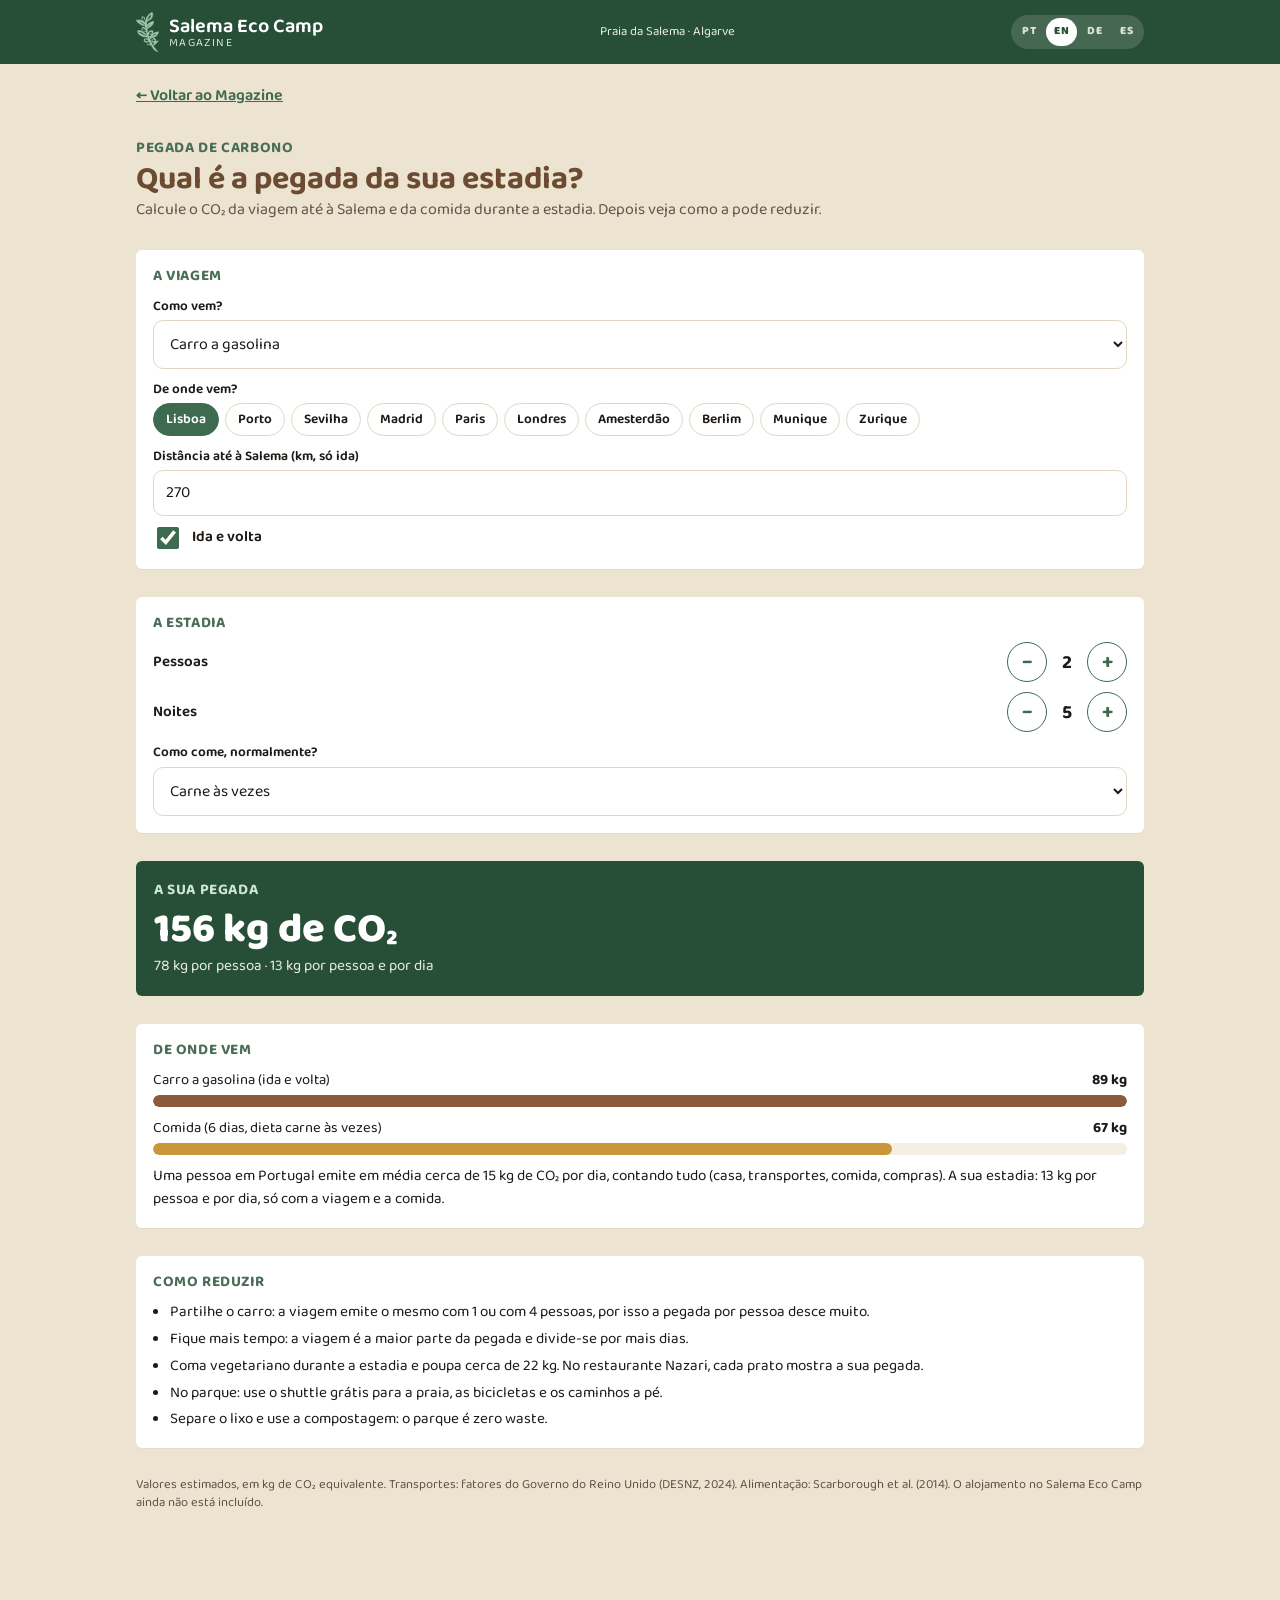
<file: pegada.html>
<!doctype html>
<html lang="pt">
<head>
<meta charset="utf-8">
<meta name="viewport" content="width=device-width,initial-scale=1,viewport-fit=cover">
<meta name="theme-color" content="#274F37">
<title>Pegada de carbono · Salema Eco Camp</title>
<link rel="icon" href="favicon.png" type="image/png">
<link rel="preconnect" href="https://fonts.googleapis.com">
<link rel="stylesheet" href="https://fonts.googleapis.com/css2?family=Baloo+Thambi+2:wght@400;500;600;700;800&display=swap">
<link rel="stylesheet" href="estilo.css?v=99">
<style>
  body.embed{padding-bottom:0;background:transparent}
  body.embed header.top, body.embed .so-magazine{display:none}
  body.embed::before{display:none}
  body.embed .wrap{padding-left:0;padding-right:0}
  body.embed .calc{padding-block:0 8px}
  .calc{display:flex;flex-direction:column;gap:14px;padding-block:18px 28px}
  .calc h1{color:var(--title)}
  .calc-grid{display:grid;grid-template-columns:repeat(2,minmax(0,1fr));gap:12px}
  .calc-grid .full{grid-column:1/-1}
  @media (max-width:420px){ .calc-grid{grid-template-columns:minmax(0,1fr)} }
  .stepper{display:flex;align-items:center;gap:8px}
  .stepper button{width:40px;height:40px;border-radius:50%;border:1.5px solid var(--accent);background:var(--surface);color:var(--accent);font-size:1.3rem;font-weight:700;line-height:1;cursor:pointer;flex:none}
  .stepper output{min-width:2ch;text-align:center;font-size:1.2rem;font-weight:700;font-variant-numeric:tabular-nums}
  .stepper .lbl{flex:1;min-width:0;font-weight:600;font-size:.95rem;line-height:1.2}
  .stepper .lbl small{display:block;font-weight:400;color:var(--muted);font-size:.78rem}
  .checks{display:flex;flex-direction:column;gap:10px}
  .check{display:flex;gap:10px;align-items:flex-start;font-size:.95rem;cursor:pointer}
  .check input{width:22px;height:22px;accent-color:var(--accent);flex:none;margin-top:1px}
  .check small{display:block;color:var(--muted);font-size:.78rem}
  .total-card{background:var(--brand);color:var(--brand-ink);border-radius:var(--r);padding:18px;display:flex;flex-direction:column;gap:6px}
  .total-card .eyebrow{color:#CEE7D1}
  .total-card .valor{font-family:var(--display);font-size:2.6rem;font-weight:800;line-height:1;font-variant-numeric:tabular-nums}
  .total-card .por-noite{font-size:.95rem;opacity:.9}
  .linhas{width:100%;border-collapse:collapse;font-size:.92rem;font-variant-numeric:tabular-nums}
  .linhas td{padding:7px 0;border-bottom:1px solid var(--line);vertical-align:top}
  .linhas td:last-child{text-align:right;white-space:nowrap;padding-left:10px}
  .linhas tr.desc td{color:var(--ok)}
  .linhas tr.sub td{font-weight:700}
  .linhas td small{display:block;color:var(--muted);font-size:.78rem}
  .nota{font-size:.8rem;color:var(--muted);line-height:1.4}
  .acoes{display:flex;gap:8px;flex-wrap:wrap}
  .acoes .btn{text-decoration:none}
  .aviso-calc{background:var(--surface-2);border-radius:var(--r);padding:10px 12px;font-size:.88rem}
</style>
<style>
  .lbl-like{font-size:.85rem;font-weight:600}
  .chips{display:flex;flex-wrap:wrap;gap:6px}
  .chips button{font:inherit;font-size:.85rem;font-weight:600;border:1.5px solid var(--line);background:var(--surface);color:var(--ink);border-radius:99px;padding:5px 12px;cursor:pointer}
  .chips button[aria-pressed=true]{background:var(--accent);border-color:var(--accent);color:#fff}
  .barras{display:flex;flex-direction:column;gap:10px}
  .barra .top{display:flex;justify-content:space-between;gap:10px;font-size:.92rem;font-variant-numeric:tabular-nums}
  .barra .trilho{height:12px;border-radius:99px;background:var(--surface-2);overflow:hidden;margin-top:4px}
  .barra .cheio{height:100%;border-radius:99px;background:var(--accent)}
  .barra.viagem .cheio{background:#8a5a3b}
  .barra.comida .cheio{background:#c9973a}
  .dicas{margin:0;padding-left:1.1em;display:flex;flex-direction:column;gap:6px;font-size:.95rem}
  .comp{font-size:.95rem}
  .comp b{font-variant-numeric:tabular-nums}
</style>
</head>
<body>
<header class="top"><div class="wrap">
  <div class="brand-row"><img id="logo" src="imagens/logo.png" alt="Salema Eco Camp"><div class="brand" translate="no"><b>Salema Eco Camp</b><span>Magazine</span></div></div>
  <div class="who">Praia da Salema · Algarve</div>
</div></header>

<main><div class="wrap calc">
  <a class="so-magazine" href="./#calcular">← Voltar ao Magazine</a>
  <div>
    <span class="eyebrow">Pegada de carbono</span>
    <h1>Qual é a pegada da sua estadia?</h1>
    <p class="lead">Calcule o CO₂ da viagem até à Salema e da comida durante a estadia. Depois veja como a pode reduzir.</p>
  </div>

  <section class="card" aria-labelledby="t-viagem">
    <h2 id="t-viagem" class="eyebrow">A viagem</h2>
    <div class="field"><label for="p-meio">Como vem?</label><select id="p-meio"></select></div>
    <div class="field"><span class="lbl-like">De onde vem?</span><div class="chips" id="p-origens" role="group" aria-label="De onde vem"></div></div>
    <div class="field"><label for="p-km">Distância até à Salema (km, só ida)</label><input type="number" id="p-km" min="0" max="20000" value="270" inputmode="numeric"></div>
    <div class="checks">
      <label class="check"><input type="checkbox" id="p-volta" checked><span>Ida e volta</span></label>
      <label class="check" id="p-aluguer-l" hidden><input type="checkbox" id="p-aluguer" checked><span>Carro alugado entre o aeroporto de Faro e a Salema<small>Cerca de 100 km para cada lado.</small></span></label>
    </div>
  </section>

  <section class="card" aria-labelledby="t-estadia">
    <h2 id="t-estadia" class="eyebrow">A estadia</h2>
    <div class="stepper" data-campo="pessoas" data-min="1"><span class="lbl">Pessoas</span><button type="button" aria-label="Menos pessoas">−</button><output>2</output><button type="button" aria-label="Mais pessoas">+</button></div>
    <div class="stepper" data-campo="noites" data-min="1"><span class="lbl">Noites</span><button type="button" aria-label="Menos noites">−</button><output>5</output><button type="button" aria-label="Mais noites">+</button></div>
    <div class="field"><label for="p-dieta">Como come, normalmente?</label><select id="p-dieta"></select></div>
  </section>

  <section class="total-card" aria-live="polite">
    <span class="eyebrow">A sua pegada</span>
    <span class="valor" id="r-total">—</span>
    <span class="por-noite" id="r-pp"></span>
  </section>

  <section class="card" aria-labelledby="t-onde">
    <h2 id="t-onde" class="eyebrow">De onde vem</h2>
    <div class="barras" id="r-barras"></div>
    <p class="comp" id="r-comp"></p>
  </section>

  <section class="card" aria-labelledby="t-dicas">
    <h2 id="t-dicas" class="eyebrow">Como reduzir</h2>
    <ul class="dicas" id="r-dicas"></ul>
  </section>

  <p class="nota">Valores estimados, em kg de CO₂ equivalente. Transportes: fatores do Governo do Reino Unido (DESNZ, 2024). Alimentação: Scarborough et al. (2014). O alojamento no Salema Eco Camp ainda não está incluído.</p>
</div></main>

<script src="config.js?v=99"></script>
<script src="fatores-carbono.js?v=99"></script>
<script src="pegada.js?v=99"></script>
<script src="i18n.js?v=112"></script>
</body>
</html>
</file>
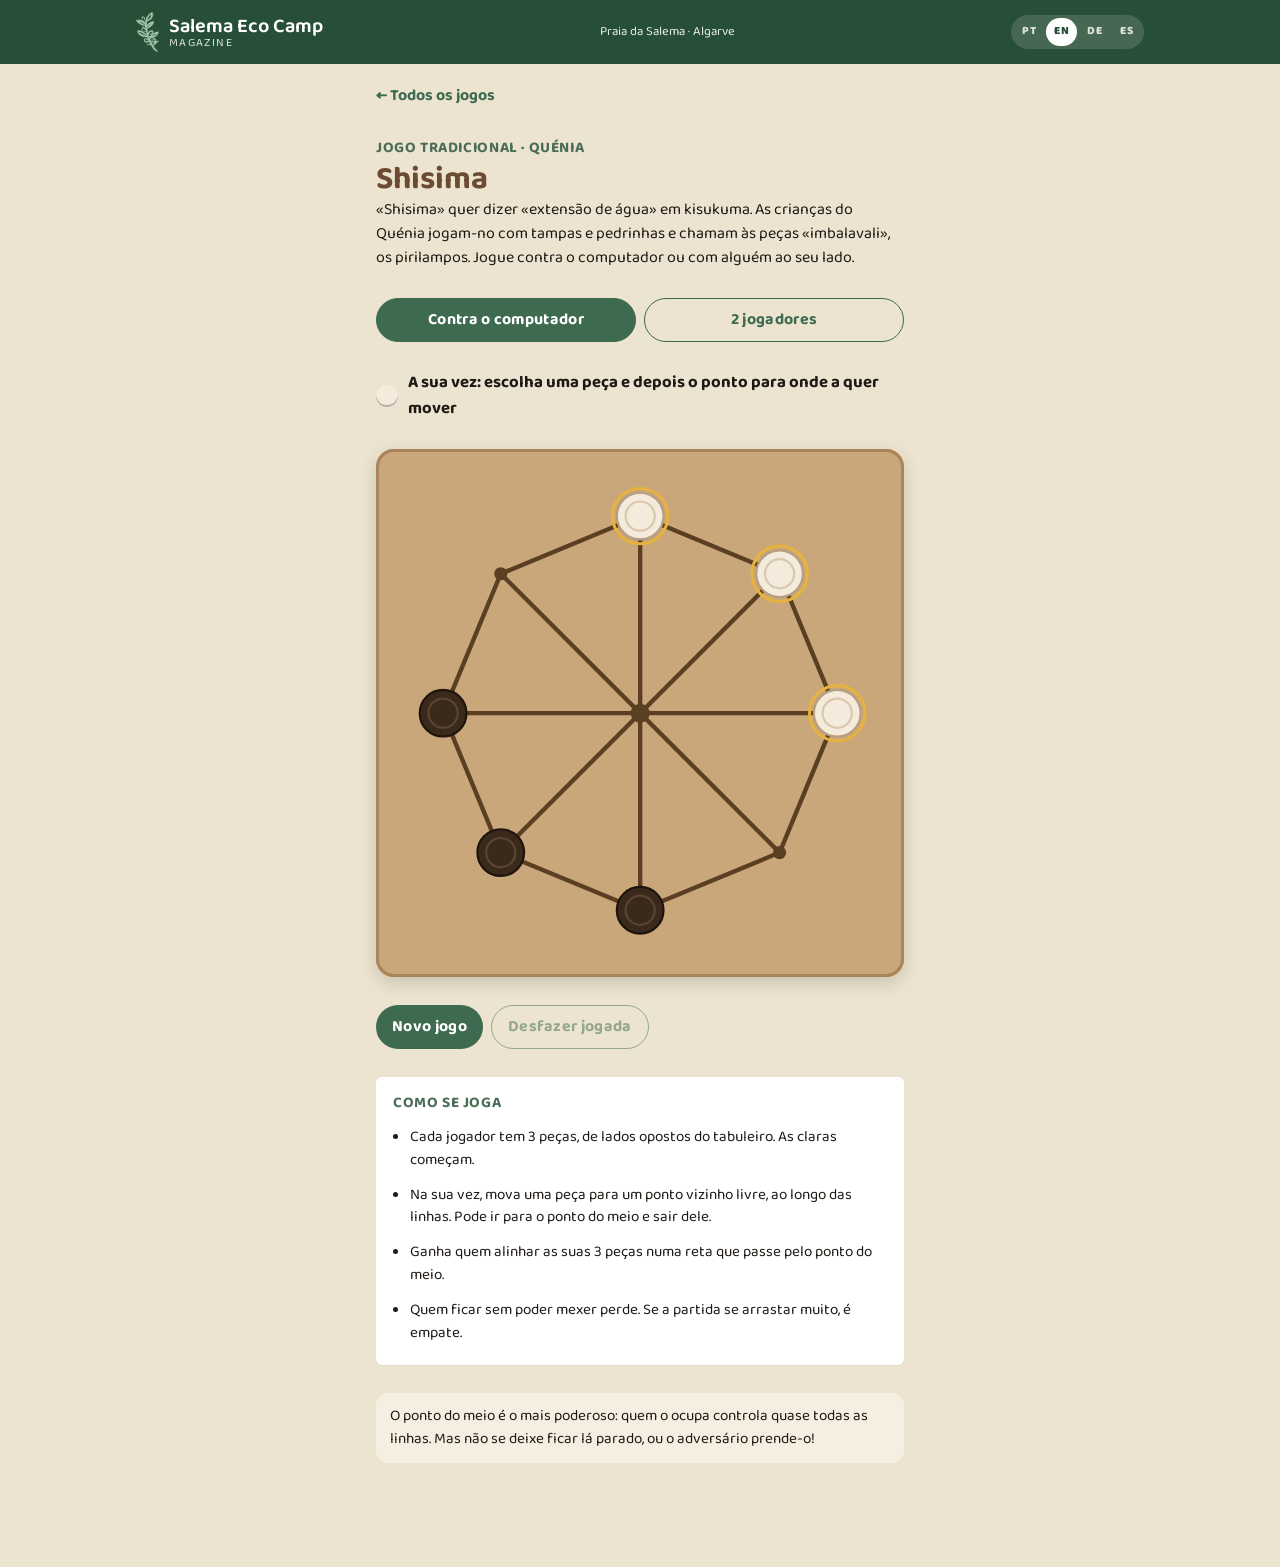
<file: shisima.html>
<!doctype html>
<html lang="pt">
<head>
<meta charset="utf-8">
<meta name="viewport" content="width=device-width,initial-scale=1,viewport-fit=cover">
<meta name="theme-color" content="#274F37">
<title>Shisima · Salema Eco Camp</title>
<link rel="icon" href="favicon.png" type="image/png">
<link rel="preconnect" href="https://fonts.googleapis.com">
<link rel="stylesheet" href="https://fonts.googleapis.com/css2?family=Baloo+Thambi+2:wght@400;500;600;700;800&display=swap">
<link rel="stylesheet" href="estilo.css?v=115">
<link rel="stylesheet" href="jogos.css?v=115">
<script src="config.js?v=115"></script>
</head>
<body>
<header class="top"><div class="wrap">
  <div class="brand-row"><img id="logo" src="imagens/logo.png" alt="Salema Eco Camp"><div class="brand" translate="no"><b>Salema Eco Camp</b><span>Magazine</span></div></div>
  <div class="who">Praia da Salema · Algarve</div>
</div></header>

<main><div class="wrap jogo">
  <a class="voltar" href="jogos.html">← Todos os jogos</a>
  <div>
    <span class="eyebrow">Jogo tradicional · Quénia</span>
    <h1>Shisima</h1>
    <p>«Shisima» quer dizer «extensão de água» em kisukuma. As crianças do Quénia jogam-no com tampas e pedrinhas e chamam às peças «imbalavali», os pirilampos. Jogue contra o computador ou com alguém ao seu lado.</p>
  </div>

  <div class="modos" role="group" aria-label="Modo de jogo">
    <button type="button" class="btn ghost" id="m-pc" aria-pressed="true">Contra o computador</button>
    <button type="button" class="btn ghost" id="m-2" aria-pressed="false">2 jogadores</button>
  </div>

  <div class="estado" aria-live="polite"><span class="ficha" id="e-ficha"></span><span id="e-texto"></span></div>
  <div class="tabuleiro"><svg id="tab" viewBox="-340 -340 680 680" role="img" aria-label="Tabuleiro de Shisima"></svg></div>
  <div class="fim" id="fim" hidden></div>
  <div class="acoes">
    <button type="button" class="btn" id="novo">Novo jogo</button>
    <button type="button" class="btn ghost" id="desfazer">Desfazer jogada</button>
  </div>

  <section class="card regras">
    <h2 class="eyebrow">Como se joga</h2>
    <ul>
      <li>Cada jogador tem 3 peças, de lados opostos do tabuleiro. As claras começam.</li>
      <li>Na sua vez, mova uma peça para um ponto vizinho livre, ao longo das linhas. Pode ir para o ponto do meio e sair dele.</li>
      <li>Ganha quem alinhar as suas 3 peças numa reta que passe pelo ponto do meio.</li>
      <li>Quem ficar sem poder mexer perde. Se a partida se arrastar muito, é empate.</li>
    </ul>
  </section>
  <p class="curiosidade">O ponto do meio é o mais poderoso: quem o ocupa controla quase todas as linhas. Mas não se deixe ficar lá parado, ou o adversário prende-o!</p>
</div></main>

<script src="shisima-logica.js?v=115"></script>
<script>
(function(){
  const L=ShisimaLogica, P1=L.P1, P2=L.P2;
  const svg=document.getElementById("tab"), NS="http://www.w3.org/2000/svg", RAIO=270;
  function xy(i){ if(i===8) return [0,0]; const a=(-90+45*i)*Math.PI/180; return [Math.round(RAIO*Math.cos(a)),Math.round(RAIO*Math.sin(a))]; }
  const COR={[P1]:["#F4EBDD","#B79E7E","#D9C8AE"],[P2]:["#3A2A1C","#1E140C","#5A4532"]};
  let s, modoPC=true, hist=[], acabou=false, aPensar=false, sel=null, ultima=null;
  function el(tag,att){ const e=document.createElementNS(NS,tag); for(const k in att) e.setAttribute(k,att[k]); return e; }
  const nomeCor=p=>p===P1?"claras":"escuras";
  const humano=()=>!(modoPC&&s.vez===P2)&&!acabou&&!aPensar;

  function desenhar(){
    svg.innerHTML="";
    const traco={stroke:"#5B3F22","stroke-width":"6","stroke-linecap":"round","stroke-linejoin":"round",fill:"none"};
    const pts=[0,1,2,3,4,5,6,7].map(i=>xy(i).join(",")).join(" ");
    svg.append(el("polygon",{points:pts,...traco}));
    for(const k of [0,1,2,3]){ const a=xy(k), b=xy(k+4); svg.append(el("line",{x1:a[0],y1:a[1],x2:b[0],y2:b[1],...traco})); }
    const mov=humano()?L.jogadas(s):[];
    const origens=new Set(mov.map(j=>j.de));
    const destinos=sel!=null?mov.filter(j=>j.de===sel).map(j=>j.para):[];
    for(let i=0;i<9;i++){
      const [x,y]=xy(i), g=el("g",{}); g.style.cursor="pointer";
      g.append(el("circle",{cx:x,cy:y,r:40,fill:"transparent"}));
      g.append(el("circle",{cx:x,cy:y,r:i===8?13:9,fill:"#5B3F22"}));
      if(destinos.includes(i)) g.append(el("circle",{cx:x,cy:y,r:18,fill:"#2E7D4F",opacity:".75"}));
      if(s.t[i]){
        const c=COR[s.t[i]];
        g.append(el("circle",{cx:x,cy:y,r:32,fill:c[0],stroke:c[1],"stroke-width":"3"}));
        g.append(el("circle",{cx:x,cy:y,r:20,fill:"none",stroke:c[2],"stroke-width":"3"}));
        if(i===sel) g.append(el("circle",{cx:x,cy:y,r:38,fill:"none",stroke:"#2E7D4F","stroke-width":"6"}));
        else if(origens.has(i)) g.append(el("circle",{cx:x,cy:y,r:38,fill:"none",stroke:"#E8B33D","stroke-width":"4"}));
        if(i===ultima) g.append(el("circle",{cx:x,cy:y,r:6,fill:s.t[i]===P1?"#C0392B":"#E8B33D"}));
      }
      g.addEventListener("click",()=>clicar(i)); svg.append(g);
    }
    const fic=document.getElementById("e-ficha"); fic.style.background=s.vez===P1?"#F4EBDD":"#3A2A1C";
    let txt;
    if(acabou) txt="Fim do jogo";
    else if(aPensar) txt="O computador está a pensar…";
    else if(modoPC&&s.vez===P2) txt="Vez do computador";
    else txt=(modoPC?"A sua vez":"Vez das "+nomeCor(s.vez))+": escolha uma peça e depois o ponto para onde a quer mover";
    document.getElementById("e-texto").textContent=txt;
    document.getElementById("desfazer").disabled=!hist.length||aPensar;
  }

  function executar(j){
    hist.push(s); if(hist.length>300) hist.shift();
    s=L.aplicar(s,j); sel=null; ultima=j.para;
    verificarFim(); desenhar();
    if(!acabou&&modoPC&&s.vez===P2) setTimeout(jogaPC,500);
  }
  function verificarFim(){
    const r=L.fim(s); if(!r.acabou) return;
    acabou=true; const f=document.getElementById("fim"); f.hidden=false;
    if(r.venc===0) f.textContent="Empate. A partida arrastou-se demasiado!";
    else if(modoPC) f.textContent=r.venc===P1?"Parabéns, ganhou! 🎉":"O computador ganhou. Tente outra vez!";
    else f.textContent="Ganharam as "+nomeCor(r.venc)+"! 🎉";
  }
  function clicar(i){
    if(!humano()) return;
    const mov=L.jogadas(s);
    if(sel!=null){ const j=mov.find(x=>x.de===sel&&x.para===i); if(j){ executar(j); return; } }
    sel=mov.some(x=>x.de===i)?i:null; desenhar();
  }
  function jogaPC(){
    aPensar=true; desenhar();
    setTimeout(()=>{ const j=L.escolher(s,4); aPensar=false; if(!j){ verificarFim(); desenhar(); return; } executar(j); },250);
  }

  function novo(){ s=L.novo(); hist=[]; sel=null; ultima=null; acabou=false; aPensar=false; document.getElementById("fim").hidden=true; desenhar(); }
  function desfazer(){
    if(!hist.length||aPensar) return;
    s=hist.pop();
    if(modoPC) while(s.vez===P2&&hist.length) s=hist.pop();
    sel=null; ultima=null; acabou=false; document.getElementById("fim").hidden=true; desenhar();
  }
  function modo(pc){ modoPC=pc; document.getElementById("m-pc").setAttribute("aria-pressed",String(pc)); document.getElementById("m-2").setAttribute("aria-pressed",String(!pc)); novo(); }
  document.getElementById("novo").onclick=novo;
  document.getElementById("desfazer").onclick=desfazer;
  document.getElementById("m-pc").onclick=()=>modo(true);
  document.getElementById("m-2").onclick=()=>modo(false);
  novo();
})();
</script>
<script src="i18n.js?v=115"></script>
</body>
</html>
</file>
<file: estilo.css>
[hidden]{display:none!important}
img{max-width:100%}
body{margin:0}
/* Layout: app de telemóvel — cabeçalho fixo, conteúdo numa coluna, barra de separadores em baixo. */
:root{
  /* cores e letras do site salemaecocamp.com */
  --bg:#ECE4D0; --surface:#FFFFFF; --surface-2:#F5EFE1; --ink:#1E1915; --muted:#5E554B; --line:#E2D8C2;
  --brand:#274F37; --brand-ink:#FFFFFF;
  --accent:#3E6B50; --accent-ink:#FFFFFF; --accent-soft:#CEE7D1;
  --title:#6B4C33; --section:#4A6D57;
  --c-rest:#8A5A3A; --c-alma:#7A4C6E; --c-ser:#4A6D57; --c-store:#8A6A36; --c-ativ:#2F6475;
  --ok:#3F7A3A; --warn:#A8641A; --danger:#A33A2E;
  --display:"Baloo Thambi 2", system-ui, sans-serif;
  --body:"Baloo Thambi 2", system-ui, -apple-system, "Segoe UI", sans-serif;
  --r:6px;
  color-scheme:light;
}
*{box-sizing:border-box}
html,body{background:var(--bg);color:var(--ink)}
body{font-family:var(--body);font-size:16px;line-height:1.5;padding-bottom:calc(76px + env(safe-area-inset-bottom,0px))}
body::before{content:"";position:fixed;inset:0 0 auto;height:env(safe-area-inset-top,0px);z-index:10;background:var(--brand)}
h1,h2,h3{font-family:var(--display);font-weight:600;text-wrap:balance;margin:0;line-height:1.2}
p{margin:0}
button,input,select,textarea{font:inherit;color:inherit}
:focus-visible{outline:3px solid var(--accent);outline-offset:2px}
.wrap{max-width:640px;margin:0 auto;padding-left:max(16px,env(safe-area-inset-left,0px));padding-right:max(16px,env(safe-area-inset-right,0px))}

header.top{position:sticky;top:env(safe-area-inset-top,0px);z-index:5;background:var(--brand);color:var(--brand-ink)}
header.top .wrap{display:flex;align-items:center;justify-content:space-between;gap:12px;padding-block:12px}
.brand{display:flex;flex-direction:column;line-height:1.1}
.brand b{font-family:var(--display);font-weight:600;font-size:1.25rem}

.brand span{font-size:.72rem;letter-spacing:.12em;text-transform:uppercase;opacity:.85}
.who{font-size:.8rem;opacity:.9;text-align:right}

main .wrap{display:flex;flex-direction:column;gap:22px;padding-block:20px 28px}
.view[hidden]{display:none!important}
.eyebrow{font-size:.74rem;letter-spacing:.12em;text-transform:uppercase;color:var(--muted);font-weight:600}
.lead{color:var(--muted)}
section.block{display:flex;flex-direction:column;gap:12px}

/* avisos */
.avisos{display:flex;flex-direction:column;gap:8px}
.aviso{display:grid;grid-template-columns:auto 1fr auto;gap:12px;align-items:start;background:var(--surface);border:1px solid var(--line);border-radius:var(--r);padding:12px 14px}
.aviso .tag{font-size:.7rem;font-weight:700;letter-spacing:.08em;text-transform:uppercase;padding:3px 8px;border-radius:999px;white-space:nowrap}
.tag.info{background:var(--accent-soft);color:var(--accent)}
.tag.corte{background:color-mix(in srgb,var(--warn) 18%,transparent);color:var(--warn)}
.tag.alerta{background:var(--danger);color:#fff}
.tag.loja{background:color-mix(in srgb,var(--c-store) 20%,transparent);color:var(--c-store)}
.aviso p{min-width:0}
.aviso.alerta{background:var(--danger);border-color:var(--danger);color:#fff;grid-template-columns:1fr auto}
.aviso.alerta .tag{background:#fff;color:var(--danger);grid-column:1/-1;justify-self:start;font-size:.78rem}
.aviso.alerta .tag::before{content:"⚠️ "}
.aviso.alerta p{font-size:1rem;line-height:1.45}
.aviso.alerta b{display:block;font-size:1.1rem;margin-bottom:4px}
.aviso.alerta time{color:rgba(255,255,255,.85)}
.aviso.alerta .novo{display:none}
.aviso.laranja{background:color-mix(in srgb,var(--warn) 14%,var(--surface));border:2px solid var(--warn);grid-template-columns:1fr auto}
.aviso.laranja .tag{background:var(--warn);color:#fff;grid-column:1/-1;justify-self:start;font-size:.78rem}
.aviso.laranja b{display:block;font-size:1.1rem;margin-bottom:4px}
.aviso.laranja p{line-height:1.5}
.aviso-link{display:inline-block;margin-top:8px;font-weight:700;color:var(--accent)}
.aviso.alerta .aviso-link{color:#fff}
.aviso time{font-size:.78rem;color:var(--muted);font-variant-numeric:tabular-nums;white-space:nowrap}
.empty{border:1px dashed var(--line);border-radius:var(--r);padding:16px;color:var(--muted);font-size:.95rem}

/* secções */
.sections{display:grid;grid-template-columns:1fr 1fr;gap:10px}
.sec{display:flex;flex-direction:column;gap:6px;text-align:left;background:var(--surface);border:1px solid var(--line);border-radius:var(--r);padding:14px;cursor:pointer;min-width:0}
.sec:hover{border-color:var(--sc)}
.sec .dot{width:28px;height:4px;border-radius:2px;background:var(--sc)}
.sec .ph{margin:-14px -14px 4px;aspect-ratio:16/9;max-width:none;width:calc(100% + 28px);object-fit:cover;border-radius:var(--r) var(--r) 0 0;display:block}
.secphoto{width:100%;max-width:100%;aspect-ratio:16/9;object-fit:cover;border-radius:var(--r);display:block}
.sec{overflow:hidden}
.sec b{font-family:var(--display);font-weight:600;font-size:1.1rem}
.sec small{color:var(--muted);font-size:.82rem;line-height:1.35}
.sec.wide{grid-column:1/-1}

.sechead{display:flex;flex-direction:column;gap:8px;border-left:4px solid var(--sc);padding-left:14px}
.back{align-self:flex-start;background:none;border:0;color:var(--accent);font-weight:600;padding:4px 0;cursor:pointer}
.items{display:flex;flex-direction:column;border:1px solid var(--line);border-radius:var(--r);background:var(--surface);overflow:hidden}
.item{display:flex;gap:12px;align-items:center;justify-content:space-between;padding:14px;border-top:1px solid var(--line)}
.item:first-child{border-top:0}
.item div{min-width:0;display:flex;flex-direction:column;gap:2px}
.item b{font-weight:600}
.item .thumb{width:56px;height:56px;flex:none;object-fit:cover;border-radius:10px;background:var(--surface-2)}
.item .info{flex:1}
.prodfotos{display:grid;grid-template-columns:1fr 1fr;gap:8px}
.prodfotos img{width:100%;aspect-ratio:3/4;object-fit:cover;border-radius:12px;display:block}
.item small{color:var(--muted);font-size:.85rem}
.btn{border:0;border-radius:999px;padding:9px 16px;font-weight:600;cursor:pointer;background:var(--accent);color:var(--accent-ink);white-space:nowrap}
.btn.ghost{background:transparent;color:var(--accent);border:1.5px solid var(--accent)}
.btn.small{padding:6px 12px;font-size:.85rem}
.btn.danger{background:transparent;color:var(--danger);border:1.5px solid var(--danger)}
.btn:disabled{opacity:.5;cursor:default}

/* comunidade */
.topics{display:flex;gap:8px;overflow-x:auto;padding-bottom:4px;scrollbar-width:none}
.chip{border:1.5px solid var(--line);background:var(--surface);border-radius:999px;padding:6px 14px;font-weight:600;font-size:.88rem;cursor:pointer;white-space:nowrap}
.chip[aria-pressed="true"]{background:var(--accent);color:var(--accent-ink);border-color:var(--accent)}
.posts{display:flex;flex-direction:column;gap:10px}
.post{background:var(--surface);border:1px solid var(--line);border-radius:var(--r);padding:14px;display:flex;flex-direction:column;gap:8px}
.post .meta{display:flex;gap:8px;align-items:center;flex-wrap:wrap;font-size:.8rem;color:var(--muted)}
.post .meta b{color:var(--ink);font-weight:600}
.post p{white-space:pre-wrap;overflow-wrap:anywhere}
.pill{font-size:.7rem;font-weight:700;letter-spacing:.06em;text-transform:uppercase;background:var(--surface-2);padding:2px 8px;border-radius:999px;color:var(--ink)}
.note{font-size:.85rem;color:var(--muted);background:var(--surface-2);border-radius:10px;padding:10px 12px}

/* parque */
.card{background:var(--surface);border:1px solid var(--line);border-radius:var(--r);padding:16px;display:flex;flex-direction:column;gap:10px}
.card ul{margin:0;padding-left:1.1em;display:flex;flex-direction:column;gap:4px}
a{color:var(--accent);font-weight:600}

/* equipa */
.req{background:var(--surface);border:1px solid var(--line);border-left:4px solid var(--sc,var(--accent));border-radius:var(--r);padding:12px 14px;display:flex;flex-direction:column;gap:6px}
.req .row{display:flex;justify-content:space-between;gap:8px;align-items:center;flex-wrap:wrap}
.req dl{display:grid;grid-template-columns:auto 1fr;gap:2px 10px;margin:0;font-size:.88rem}
.req dt{color:var(--muted)}
.req dd{margin:0;min-width:0;overflow-wrap:anywhere}
.status{font-size:.72rem;font-weight:700;letter-spacing:.06em;text-transform:uppercase;padding:3px 9px;border-radius:999px}
.status.novo{background:color-mix(in srgb,var(--warn) 20%,transparent);color:var(--warn)}
.status.confirmado{background:color-mix(in srgb,var(--ok) 20%,transparent);color:var(--ok)}
.counts{display:flex;gap:8px;flex-wrap:wrap}
.counts .chip{cursor:pointer}

/* formulário */
.sheet{position:fixed;inset:0;z-index:20;background:color-mix(in srgb,#000 45%,transparent);display:flex;align-items:flex-end;justify-content:center}
.sheet form{background:var(--bg);width:100%;max-width:640px;max-height:92%;overflow-y:auto;border-radius:20px 20px 0 0;display:flex;flex-direction:column;gap:14px;
  padding-top:18px;padding-bottom:calc(18px + env(safe-area-inset-bottom,0px));padding-left:max(16px,env(safe-area-inset-left,0px));padding-right:max(16px,env(safe-area-inset-right,0px))}
.field{display:flex;flex-direction:column;gap:4px}
.field label{font-size:.85rem;font-weight:600}
.field .hint{display:block;font-size:.75rem;color:#6B4C33;margin-top:3px;line-height:1.25}
.field input,.field select,.field textarea{background:var(--surface);border:1.5px solid var(--line);border-radius:10px;padding:10px 12px;width:100%}
.field textarea{min-height:84px;resize:vertical}
.pair{display:grid;grid-template-columns:1fr 1fr;gap:10px}
.pair>*{min-width:0}
.actions{display:flex;gap:10px;justify-content:flex-end;flex-wrap:wrap}
.msg{font-size:.9rem;border-radius:10px;padding:10px 12px}
.msg.ok{background:color-mix(in srgb,var(--ok) 16%,transparent);color:var(--ok)}
.msg.err{background:color-mix(in srgb,var(--danger) 14%,transparent);color:var(--danger)}

/* barra inferior */
nav.tabs{position:fixed;left:0;right:0;bottom:0;z-index:6;background:var(--surface);border-top:1px solid var(--line);
  padding-bottom:env(safe-area-inset-bottom,0px);padding-left:max(8px,env(safe-area-inset-left,0px));padding-right:max(8px,env(safe-area-inset-right,0px))}
nav.tabs .in{max-width:640px;margin:0 auto;display:flex}
nav.tabs a{flex:1;display:flex;flex-direction:column;align-items:center;gap:2px;padding:10px 2px 8px;color:var(--muted);text-decoration:none;font-size:.72rem;font-weight:600}
nav.tabs a svg{width:22px;height:22px;stroke:currentColor;fill:none;stroke-width:1.8;stroke-linecap:round;stroke-linejoin:round}
nav.tabs a[aria-current="page"]{color:var(--accent)}
/* marca, capa, galeria, assistente */
.brand-row{display:flex;align-items:center;gap:10px;min-width:0}
.brand-row img{height:36px;width:auto;object-fit:contain}
.hero{margin:0;border-radius:var(--r);overflow:hidden;background:#F1EFEA;max-width:100%;display:flex;flex-direction:column}
.hero img{width:100%;height:auto;display:block}
.hero figcaption{font-size:.75rem;color:#6B6658;padding:6px 12px 8px;text-align:right}
.hero.mapa-vivo iframe{display:block;width:100%;height:clamp(300px,62vw,460px);border:0;background:#EDE3D1}
.hero.mapa-vivo figcaption{display:flex;justify-content:space-between;gap:12px;align-items:center}
.hero.mapa-vivo figcaption a{color:var(--accent);font-weight:700;text-decoration:none}
.hero.ph{display:flex;align-items:center;justify-content:center;color:var(--muted);font-size:.9rem;text-align:center;padding:16px;border:1px dashed var(--line)}
.gallery{display:grid;grid-template-columns:repeat(3,1fr);gap:6px}
.gallery figure{margin:0;display:flex;flex-direction:column;gap:2px;min-width:0}
.gallery img,.gallery .noimg{width:100%;aspect-ratio:1;object-fit:cover;border-radius:8px;background:var(--surface-2);display:block}
.gallery figcaption{font-size:.72rem;color:var(--muted);overflow:hidden;text-overflow:ellipsis;white-space:nowrap}
.ask{background:var(--accent-soft);border-radius:var(--r);padding:16px;display:flex;flex-direction:column;gap:10px}
.ask form{display:flex;gap:8px}
.ask input{flex:1;min-width:0;background:var(--surface);border:1.5px solid var(--line);border-radius:999px;padding:10px 14px}
.ask .answer{background:var(--surface);border-radius:10px;padding:12px;white-space:pre-wrap;font-size:.95rem}
.suggest{display:flex;gap:6px;flex-wrap:wrap}
.suggest button{border:1px solid var(--line);background:var(--surface);border-radius:999px;padding:4px 10px;font-size:.8rem;cursor:pointer}
.insta{display:flex;align-items:center;justify-content:space-between;gap:12px;flex-wrap:wrap}
.menu-text{white-space:pre-wrap;background:var(--surface);border:1px solid var(--line);border-radius:var(--r);padding:14px;font-size:.95rem}
.check{display:flex;gap:10px;align-items:flex-start;font-size:.88rem}
.check input{margin-top:3px;width:18px;height:18px;flex:none}
.req img{max-width:100%;max-height:220px;border-radius:8px;object-fit:cover}
.upl{display:grid;grid-template-columns:1fr auto;gap:10px;align-items:center}
.upl img{width:52px;height:52px;object-fit:cover;border-radius:8px;background:var(--surface-2)}
/* eventos, mapa */
.events{display:flex;flex-direction:column;gap:14px}
.events .empty{flex:1}
.evcard{display:flex;flex-direction:column;background:var(--surface);border:0;border-radius:var(--r);overflow:hidden;padding:0;text-align:left;font:inherit;color:inherit;cursor:pointer;box-shadow:0 2px 10px rgba(0,0,0,.08);width:100%}
.ev-capa{position:relative;display:block;aspect-ratio:1080/400;background:var(--brand);overflow:hidden}
.ev-capa img{position:absolute;inset:0;width:100%;height:100%;object-fit:cover;object-position:top;display:block}
.ev-sem{height:100%;display:flex;align-items:center;justify-content:center;gap:10px;color:var(--brand-ink);line-height:1}
.ev-sem b{font-family:var(--display);font-size:3rem}.ev-sem span{letter-spacing:.15em;text-transform:uppercase;font-weight:700}
.ev-data{position:absolute;right:10px;top:10px;background:var(--brand);color:var(--brand-ink);font-weight:700;font-size:.82rem;padding:4px 10px;border-radius:999px;box-shadow:0 1px 4px rgba(0,0,0,.2)}
.ev-cap{display:flex;flex-direction:column;gap:2px;padding:10px 14px 12px}
.ev-cap small{color:var(--muted);font-size:.72rem;text-transform:uppercase;letter-spacing:.08em;font-weight:700}
.ev-cap b{font-size:1rem;line-height:1.25}
.ev-banner{width:100%;border-radius:12px;display:block;aspect-ratio:1080/400;object-fit:cover}
.ev-vercartaz{color:var(--brand);font-weight:700}
.ev-poster img{width:100%;border-radius:12px;display:block}
.ev-quando{font-weight:700;color:var(--brand)}
.ev-preco{font-weight:600}
.actions a.btn{text-decoration:none;display:inline-flex;align-items:center;justify-content:center}

.event{display:grid;grid-template-columns:58px 1fr;gap:12px;background:var(--surface);border:1px solid var(--line);border-radius:var(--r);padding:12px;align-items:start}
.event .date{display:flex;flex-direction:column;align-items:center;justify-content:center;background:var(--brand);color:var(--brand-ink);border-radius:10px;padding:6px 0;line-height:1.1}
.event .date b{font-family:var(--display);font-weight:600;font-size:1.5rem;font-variant-numeric:tabular-nums}
.event .date span{font-size:.68rem;letter-spacing:.1em;text-transform:uppercase;font-weight:700}
.event .body{min-width:0;display:flex;flex-direction:column;gap:4px}
.event .body p{font-size:.92rem;white-space:pre-wrap;overflow-wrap:anywhere}
.event .body small{color:var(--muted);font-size:.82rem}
.event img{grid-column:1/-1;width:100%;max-height:260px;object-fit:cover;border-radius:10px}
.map{display:block;border-radius:10px;overflow:hidden;border:1px solid var(--line)}
.map img{display:block;width:100%;height:auto}
.stages{margin:0;padding:0;list-style:none;display:flex;flex-direction:column;border:1px solid var(--line);border-radius:10px;overflow:hidden}
.stages li{display:grid;grid-template-columns:28px 1fr auto;gap:10px;align-items:center;padding:10px 12px;border-top:1px solid var(--line);font-size:.92rem}
.stages li:first-child{border-top:0}
.stages li.here{background:var(--accent-soft)}
.stages .n{width:24px;height:24px;border-radius:50%;background:var(--danger);color:#fff;font-weight:700;font-size:.8rem;display:flex;align-items:center;justify-content:center}
.stages .km{font-size:.78rem;color:var(--muted);text-align:right;font-variant-numeric:tabular-nums}
.lvl{font-size:.68rem;font-weight:700;text-transform:uppercase;letter-spacing:.06em}
.lvl.facil{color:var(--ok)}.lvl.moderado{color:var(--warn)}.lvl.dificil{color:var(--danger)}
.poi summary{cursor:pointer;font-weight:600;color:var(--accent)}
.poi ol{margin:8px 0 0;padding-left:1.5em;font-size:.9rem;display:flex;flex-direction:column;gap:2px;font-variant-numeric:tabular-nums}
.contacts{list-style:none;margin:0;padding:0;display:flex;flex-direction:column;gap:6px}
.contacts li{display:flex;justify-content:space-between;gap:12px;font-size:.95rem}
.contacts b{user-select:all;font-variant-numeric:tabular-nums}
/* eco living */
.el-hero{margin:0;border-radius:var(--r);overflow:hidden}
.el-hero img{display:block;width:100%;aspect-ratio:4/3;object-fit:cover}
.el-teaser{text-decoration:none;color:var(--ink)}
.el-teaser b{font-family:var(--display);font-weight:600;font-size:1.15rem}
.el-grid{display:grid;grid-template-columns:1fr 1fr;gap:10px}
.el-grid>*{min-width:0}
.el-card{background:var(--surface);border:1px solid var(--line);border-radius:var(--r);padding:14px;display:flex;flex-direction:column;gap:4px}
.el-card b{font-family:var(--display);font-weight:600;font-size:1.05rem}
.el-card p{font-size:.92rem;color:var(--muted)}
.el-inv{background:var(--brand);border-color:var(--brand);color:var(--brand-ink)}
.el-inv p,.el-inv .eyebrow{color:color-mix(in srgb,var(--brand-ink) 78%,transparent)}
.el-dark{background:var(--brand);color:var(--brand-ink);border-radius:var(--r);padding:20px 16px;display:flex;flex-direction:column;gap:12px}
.el-dark .eyebrow{color:color-mix(in srgb,var(--brand-ink) 70%,transparent)}
.el-dark p{color:color-mix(in srgb,var(--brand-ink) 88%,transparent)}
.el-line{border-top:3px solid color-mix(in srgb,var(--brand-ink) 60%,transparent);padding-top:8px;display:flex;flex-direction:column;gap:2px}
.el-line p{font-size:.9rem}
.el-stats{display:grid;grid-template-columns:repeat(3,1fr);gap:10px}
.el-stats div{border-top:3px solid var(--accent);padding-top:6px;display:flex;flex-direction:column;min-width:0}
.el-stats b{font-family:var(--display);font-weight:600;font-size:1.05rem}
.el-stats span{font-size:.8rem;color:var(--muted)}
.el-gallery{display:grid;grid-template-columns:1fr;gap:12px}
.el-gallery figure{margin:0;display:flex;flex-direction:column;gap:4px}
.el-gallery img{width:100%;aspect-ratio:16/10;object-fit:cover;border-radius:12px;display:block}
.el-gallery figcaption{font-size:.85rem}
.el-checks{margin:0;padding:0;list-style:none;display:grid;grid-template-columns:1fr 1fr;gap:8px}
.el-checks li{border-top:2px solid color-mix(in srgb,var(--brand-ink) 50%,transparent);padding-top:6px;font-size:.88rem;font-weight:600}
.el-steps{margin:0;padding:0;list-style:none;display:flex;flex-direction:column;gap:8px;counter-reset:st}
.el-steps li{counter-increment:st;display:grid;grid-template-columns:32px 1fr;gap:4px 12px;background:var(--surface);border:1px solid var(--line);border-radius:12px;padding:12px}
.el-steps li::before{content:counter(st);grid-row:1/3;width:28px;height:28px;border-radius:50%;background:var(--accent);color:var(--accent-ink);font-weight:700;display:flex;align-items:center;justify-content:center;font-size:.85rem}
.el-steps p{font-size:.9rem;color:var(--muted)}
.el-contact img{width:100%;aspect-ratio:16/9;object-fit:cover;border-radius:12px;display:block}
.el-contact .contacts b{overflow-wrap:anywhere;text-align:right}
#v-ecoliving{display:flex;flex-direction:column;gap:22px}
@media (max-width:380px){.el-grid,.el-checks{grid-template-columns:1fr}}
@media (max-width:360px){.sections{grid-template-columns:1fr}.pair{grid-template-columns:1fr}}
@media (prefers-reduced-motion:no-preference){.sheet form{animation:up .22s ease-out}@keyframes up{from{transform:translateY(24px);opacity:.6}}}

/* versão GitHub */
.item .thumb{width:56px;height:56px;flex:none;object-fit:cover;border-radius:10px;background:var(--surface-2)}
.item .info{flex:1}
.prodfotos{display:grid;grid-template-columns:1fr 1fr;gap:8px}
.prodfotos img{width:100%;aspect-ratio:3/4;object-fit:cover;border-radius:12px;display:block}
.sendrow{display:flex;flex-direction:column;gap:8px}
.btn.wa{background:#1f7a4d;color:#fff}
.btn.block{width:100%;text-align:center;text-decoration:none;display:block}
.ad{background:var(--surface);border:1px solid var(--line);border-radius:var(--r);padding:14px;display:flex;flex-direction:column;gap:6px}
.ad h3{font-size:1.1rem}
.ad .contact{font-weight:700}
.codebox{font-family:var(--display);font-size:2rem;letter-spacing:.2em;text-align:center;background:var(--surface);border:2px dashed var(--accent);border-radius:12px;padding:10px}
img.missing{display:none}

/* linguagem gráfica do site */
h1,h2,h3{color:var(--title);font-weight:700}
.eyebrow{color:var(--section);font-family:var(--display);font-weight:700;font-size:.95rem;letter-spacing:.04em}
.card,.sec,.items,.post,.ad,.aviso,.event,.el-card,.req{border-color:transparent;box-shadow:0 1px 0 rgba(0,0,0,.03)}
.sec b,.item b,.el-card b{color:var(--title)}
.btn{font-family:var(--display);font-weight:700;letter-spacing:.02em}
.chip[aria-pressed="true"]{background:var(--brand);border-color:var(--brand)}
.ask{background:var(--accent-soft)}
.empty{background:var(--surface);border-color:var(--line)}
.event .date{background:var(--brand)}
.sec .dot{width:44px;height:44px;border-radius:50%;background:var(--accent-soft)}

/* computador e tablet na horizontal: coluna mais larga, secções em três colunas */
@media (min-width:900px){
  .wrap, nav.tabs .in{max-width:1040px}
  main .wrap{gap:28px}
  .sections{grid-template-columns:repeat(3,1fr);gap:16px}
  .sec.wide{grid-column:auto}
  .hero img{max-height:none;object-fit:contain}
  #reservar-detail > .block, #v-anuncios, #v-parque, #v-ecoliving{max-width:760px;margin-inline:auto;width:100%}
  .gallery{gap:10px}
  .el-gallery{grid-template-columns:repeat(3,1fr)}
}
.card.insta{flex-direction:row;align-items:center}
.contacts b{white-space:nowrap}

/* aviso para guardar no telemóvel */
.install-bar{position:fixed;left:8px;right:8px;bottom:calc(72px + env(safe-area-inset-bottom,0px));z-index:7;max-width:620px;margin:0 auto;
  background:var(--surface);border-radius:14px;box-shadow:0 6px 24px rgba(0,0,0,.18);padding:10px 12px;display:grid;grid-template-columns:44px 1fr auto auto;gap:10px;align-items:center}
.install-bar img{width:44px;height:44px;border-radius:10px}
.install-bar b{display:block;color:var(--title);font-size:.95rem;line-height:1.2}
.install-bar small{display:block;color:var(--muted);font-size:.8rem;line-height:1.25}
.install-bar .x{background:none;border:0;font-size:1.4rem;line-height:1;color:var(--muted);cursor:pointer;padding:4px 6px}
.steps-install{margin:0;padding-left:1.3em;display:flex;flex-direction:column;gap:10px}
.steps-install li{line-height:1.4}
.kbd{display:inline-flex;align-items:center;justify-content:center;vertical-align:-4px;width:24px;height:24px;border-radius:6px;background:var(--surface-2);margin:0 2px}
.kbd svg{width:16px;height:16px;stroke:var(--accent);fill:none;stroke-width:2;stroke-linecap:round;stroke-linejoin:round}
.brand-row img{height:40px;width:auto}
.brand b{white-space:nowrap}
@media (max-width:420px){ header.top .who{display:none} }
/* campos de data e hora no iPhone não saem do ecrã */
.field input[type="date"],.field input[type="time"]{-webkit-appearance:none;appearance:none;min-width:0;max-width:100%;display:block;text-align:left;min-height:46px}
.field input::-webkit-date-and-time-value{text-align:left}
.field{min-width:0}

/* carta do restaurante */
.carta{background:#FBF8F1;border-radius:14px;padding:22px 18px;display:flex;flex-direction:column;gap:18px;box-shadow:0 1px 0 rgba(0,0,0,.04)}
.carta-top{display:flex;align-items:center;gap:12px;justify-content:center}
.carta-ramo{height:64px;width:auto}
.carta-titulo{font-family:"Baloo Thambi 2",sans-serif;font-size:2.6rem;line-height:1;color:#557A65;letter-spacing:.06em;text-transform:uppercase}
.carta-sub{font-size:.8rem;letter-spacing:.14em;text-transform:uppercase;color:#7FAF92}
.carta-horas{list-style:none;margin:0;padding:10px 12px;display:grid;grid-template-columns:1fr 1fr;gap:4px 14px;background:#EEF5EF;border-radius:10px;font-size:.85rem}
.carta-horas li{display:flex;flex-direction:column}
.carta-horas span{color:var(--muted);font-size:.75rem;text-transform:uppercase;letter-spacing:.06em}
.carta-horas b{color:#3F5F4E}
.carta-nav{display:flex;gap:6px;overflow-x:auto;scrollbar-width:none;padding-bottom:2px}
.carta-nav button{flex:none;border:1.5px solid #A3CDB0;background:transparent;color:#3F5F4E;border-radius:999px;padding:5px 12px;font:inherit;font-size:.85rem;font-weight:600;cursor:pointer}
.carta-sec{display:flex;flex-direction:column;gap:6px;scroll-margin-top:80px}
.carta-h{font-family:"Baloo Thambi 2",sans-serif;font-size:2rem;font-weight:400;color:#557A65;letter-spacing:.05em;text-transform:uppercase;text-align:center;margin:6px 0 0;display:flex;align-items:center;gap:12px}
.carta-h::before,.carta-h::after{content:"";flex:1;height:2px;background:#A3CDB0;border-radius:2px}
.carta-subsec{text-align:center;font-size:.8rem;color:#7FAF92;letter-spacing:.06em;text-transform:uppercase;margin-top:-4px}
.carta-g{margin:10px 0 0;font-family:"Baloo Thambi 2",sans-serif;font-weight:400;font-size:1.35rem;color:#6B8F78;letter-spacing:.04em}
.carta-lista{list-style:none;margin:0;padding:0;display:flex;flex-direction:column;gap:10px}
.carta-linha{display:flex;align-items:baseline;gap:6px}
.carta-nome{font-weight:600;color:var(--ink);display:inline-flex;align-items:center;gap:6px;flex-wrap:wrap}
.carta-dots{flex:1;border-bottom:2px dotted #C9DCCF;transform:translateY(-4px);min-width:12px}
.carta-preco{font-weight:700;color:#3F5F4E;white-space:nowrap;font-variant-numeric:tabular-nums}
.carta-desc{font-size:.85rem;color:var(--muted);line-height:1.35;margin-top:1px}
.mtag{display:inline-block;font-size:.62rem;font-weight:700;letter-spacing:.04em;border-radius:4px;padding:1px 4px;line-height:1.3;vertical-align:middle}
.mtag.v{background:#EEF5EF;color:#3F7A3A;border:1px solid #A3CDB0}
.mtag.vg{background:#3F7A3A;color:#fff}
.carta-nota{font-size:.78rem;color:var(--muted);text-align:center;line-height:1.5;border-top:1px solid #E5EDE7;padding-top:12px}
/* imagens em falta não deixam ícone partido */
.sec .ph.missing,.secphoto.missing,.gallery figure:has(img.missing){display:none}

/* cartões das secções: foto inteira, nome em rodapé com a letra do Salema */
.sec.tile{position:relative;padding:0;border:0;overflow:hidden;aspect-ratio:4/5;background:#3F5F4E;display:block;border-radius:12px;box-shadow:0 2px 10px rgba(0,0,0,.08)}
.sec.tile.wide{aspect-ratio:16/9}
.sec.tile .ph{position:absolute;inset:0;width:100%;height:100%;margin:0;aspect-ratio:auto;object-fit:cover;border-radius:0;transition:transform .4s ease}
.sec.tile:hover .ph{transform:scale(1.04)}
.sec.tile .tile-cap{position:absolute;left:0;right:0;bottom:0;padding:34px 12px 12px;display:flex;flex-direction:column;gap:2px;
  background:linear-gradient(to top,rgba(20,35,26,.88) 0%,rgba(20,35,26,.6) 55%,rgba(20,35,26,0) 100%);text-align:left}
.sec.tile .tile-cap b{font-family:"Baloo Thambi 2",sans-serif;font-weight:400;font-size:1.65rem;line-height:1;letter-spacing:.05em;text-transform:uppercase;color:#fff}
.sec.tile .tile-cap small{color:#CEE7D1;font-size:.78rem;line-height:1.25}
.sec.tile.missing-photo{background:#557A65}
@media (min-width:900px){ .sec.tile{aspect-ratio:3/4} .sec.tile.wide{aspect-ratio:3/4} .sec.tile .tile-cap b{font-size:1.9rem} }
.sec.tile .tile-cap b{overflow-wrap:anywhere}

/* lettering do site: Baloo Thambi 2 */
.sec.tile .tile-cap b{font-weight:800;font-size:1.25rem;letter-spacing:.02em;line-height:1.05}
.carta-titulo{font-weight:800;font-size:2.2rem;letter-spacing:.04em}
.carta-h{font-weight:800;font-size:1.5rem;letter-spacing:.04em}
.carta-g{font-weight:700;font-size:1.1rem;letter-spacing:.02em}
@media (min-width:900px){ .sec.tile .tile-cap b{font-size:1.45rem} }
.event .ev-preco{color:var(--ink,#2a2a2a);font-weight:600}
.event a.btn{text-decoration:none;margin-top:4px}

.regra{background:color-mix(in srgb,var(--brand) 10%,var(--surface));border-left:4px solid var(--brand);border-radius:10px;padding:12px 14px;font-size:.92rem;line-height:1.45}
.check{display:flex;gap:10px;align-items:flex-start;font-size:.92rem;font-weight:600}
.check input{width:22px;height:22px;flex:none;margin-top:1px;accent-color:var(--brand)}

/* tempo, mar e surf */
.meteo{display:flex;flex-direction:column;gap:12px}
.mt-hoje{background:var(--surface);border-radius:var(--r);padding:14px;display:flex;flex-direction:column;gap:12px;box-shadow:0 1px 0 rgba(0,0,0,.03)}
.mt-agora{display:flex;align-items:center;gap:12px}
.mt-ic{font-size:2.6rem;line-height:1}
.mt-agora div{display:flex;flex-direction:column}
.mt-temp{font-family:var(--display);font-size:2.2rem;line-height:1;color:var(--ink)}
.mt-agora span{color:var(--muted);font-size:.92rem}
.mt-dados{list-style:none;margin:0;padding:0;display:grid;grid-template-columns:repeat(3,minmax(0,1fr));gap:8px}
.mt-dados li{display:flex;flex-direction:column;background:var(--bg);border-radius:10px;padding:6px 8px;min-width:0}
.mt-dados small{color:var(--muted);font-size:.72rem}
.mt-dados b{font-variant-numeric:tabular-nums}
.mt-mares{font-size:.9rem;margin:0}
.mt-dias{display:grid;grid-template-columns:repeat(5,minmax(0,1fr));gap:6px}
.mt-dia{background:var(--surface);border-radius:12px;padding:8px 4px;display:flex;flex-direction:column;align-items:center;gap:2px;text-align:center}
.mt-dia small{color:var(--muted);font-size:.72rem;text-transform:capitalize}
.mt-ic2{font-size:1.4rem}
.mt-surf{background:var(--surface);border-radius:var(--r);padding:14px;display:flex;flex-direction:column;gap:10px}
.mt-surf h3{margin:0;font-family:var(--display);font-size:1.15rem}
.mt-chips{display:flex;flex-wrap:wrap;gap:6px}
.mt-praias{list-style:none;margin:0;padding:0;display:flex;flex-direction:column}
.mt-praias li{display:grid;grid-template-columns:minmax(0,1fr) auto;align-items:start;gap:2px 10px;padding:8px 0;border-top:1px solid var(--line)}
.mt-praias li:first-child{border-top:0}
.mt-praias li.aqui .mt-pnome b{color:var(--brand)}
.mt-pnome{display:flex;flex-direction:column;min-width:0}
.mt-pnome small,.mt-pdet{color:var(--muted);font-size:.78rem}
.mt-pnota{display:flex;flex-direction:column;align-items:flex-end}
.mt-pnota small{font-size:.75rem;font-weight:600}
.mt-pdet{grid-column:1/-1}
.stars{color:#E0A100;letter-spacing:1px;font-size:1rem;white-space:nowrap}
@media (max-width:380px){.mt-dados{grid-template-columns:repeat(2,minmax(0,1fr))}}
/* base camp e shuttle */
.bc-passos{margin:0;padding-left:0;list-style:none;counter-reset:p;display:flex;flex-direction:column;gap:8px}
.bc-passos li{counter-increment:p;display:grid;grid-template-columns:28px 1fr;gap:10px;align-items:start;font-weight:600;font-size:.95rem}
.bc-passos li::before{content:counter(p);width:26px;height:26px;border-radius:50%;background:var(--brand);color:var(--brand-ink);display:grid;place-items:center;font-size:.85rem}
.shuttle{border:2px solid var(--brand)}
.shuttle .chips{display:flex;flex-wrap:wrap;gap:6px}
.shuttle .van{width:min(220px,70%);height:auto;align-self:center}
.van-mini{width:72px;height:auto;flex:none}
.shuttle-mini{align-items:center}
@media (prefers-reduced-motion:no-preference){.shuttle .van{animation:anda 3.5s ease-in-out infinite}@keyframes anda{50%{transform:translateX(6px)}}}
.mt-ativ{display:flex;gap:6px;align-items:center;justify-content:flex-end}
.mt-ativ svg{width:25px;height:25px;fill:none;stroke:var(--brand);stroke-width:1.8;stroke-linecap:round;stroke-linejoin:round}
.mt-legenda{display:flex;flex-wrap:wrap;gap:6px 14px;font-size:.78rem;color:var(--muted)}
.mt-legenda span{display:inline-flex;align-items:center;gap:4px}
.mt-legenda .mt-ativ svg{width:18px;height:18px}
.mt-surf .row{display:flex;justify-content:space-between;align-items:center;gap:8px;flex-wrap:wrap}
.mt-paraiso{background:var(--mint,#CEE7D1);color:var(--brand);font-weight:700;font-size:.78rem;padding:3px 10px;border-radius:999px}
.bandeira{width:18px;height:18px;vertical-align:-3px;margin-left:5px}
.mt-legenda .bandeira{margin-left:0}
.mt-pnome .mt-ativ{justify-content:flex-start;margin-top:4px}
.mpeg{display:inline-block;font-size:.62rem;font-weight:700;padding:1px 5px;border-radius:5px;margin-left:5px;vertical-align:2px;white-space:nowrap}
.mpeg.b{background:#DCEFD9;color:#24622F}.mpeg.m{background:#F6E7B8;color:#7A5A00}.mpeg.a{background:#F7D3C7;color:#8A2E12}
/* novidades */
.novo{display:inline-block;background:#D9481F;color:#fff;font-size:.66rem;font-weight:800;letter-spacing:.06em;text-transform:uppercase;padding:2px 7px;border-radius:999px;align-self:flex-start}
.ev-novo{position:absolute;left:10px;top:10px;box-shadow:0 1px 4px rgba(0,0,0,.25)}
nav.tabs a{position:relative}
.dot-novo{position:absolute;top:7px;left:calc(50% + 8px);width:10px;height:10px;border-radius:50%;background:#D9481F;border:2px solid var(--surface,#fff)}

/* notificações */
.push-card{display:grid;grid-template-columns:auto 1fr;gap:10px 12px;align-items:center;border:2px solid var(--brand)}
.push-card .btn{grid-column:1/-1;justify-self:start}
.push-ic{width:42px;height:42px;border-radius:50%;background:var(--brand);display:grid;place-items:center}
.push-ic svg{width:22px;height:22px;fill:none;stroke:var(--brand-ink);stroke-width:2;stroke-linecap:round;stroke-linejoin:round}
.push-txt{min-width:0;display:flex;flex-direction:column;gap:2px}
/* reservas, sustentabilidade */
.reserva-card{background:color-mix(in srgb,var(--brand) 8%,var(--surface));border-color:transparent}
.sust-lista{margin:0;padding-left:1.1em;display:flex;flex-direction:column;gap:6px;font-size:.95rem}
.sust-gestos{display:grid;grid-template-columns:repeat(2,minmax(0,1fr));gap:8px}
.sust-gestos div{background:var(--bg);border-radius:12px;padding:10px;display:flex;flex-direction:column;gap:2px}
.sust-gestos span{font-size:1.4rem}
.sust-gestos small{color:var(--muted);font-size:.78rem}
.sust-nums{display:grid;grid-template-columns:repeat(2,minmax(0,1fr));gap:8px}
.sust-nums div{background:var(--brand);color:var(--brand-ink);border-radius:12px;padding:12px;display:flex;flex-direction:column}
.sust-nums b{font-family:var(--display);font-size:1.6rem;line-height:1.1}
.sust-nums span{font-size:.8rem;opacity:.9}
/* seletor de língua */
.lang-sel{display:flex;gap:2px;background:color-mix(in srgb,var(--brand-ink) 14%,transparent);border-radius:999px;padding:3px;flex:none}
.lang-sel button{font:inherit;font-size:.72rem;font-weight:800;letter-spacing:.04em;border:0;background:transparent;color:var(--brand-ink);padding:5px 8px;border-radius:999px;cursor:pointer;opacity:.8}
.lang-sel button[aria-pressed="true"]{background:var(--brand-ink);color:var(--brand);opacity:1}

/* Zero Waste Store */
.zw{display:flex;flex-direction:column;gap:12px;border:2px solid color-mix(in srgb,var(--c-store) 45%,transparent);border-radius:var(--r);padding:16px;background:color-mix(in srgb,var(--c-store) 7%,var(--surface))}
.zw-head h2{margin:2px 0 6px;color:var(--c-store)}
.zw-head p{margin:0}
.zw-bloco{display:flex;flex-direction:column;gap:8px;background:var(--surface);border-radius:12px;padding:12px}
.zw-bloco h3{margin:0;font-size:1.05rem}
.zw-bloco p{margin:0;font-size:.93rem;line-height:1.45}
.zw-agora{outline:2px solid var(--warn)}
.zw-agora h3{color:var(--warn)}
.zw-txt{color:var(--muted)}
.zw-lista{list-style:none;margin:0;padding:0;display:flex;flex-direction:column;gap:8px}
.zw-lista li{display:flex;align-items:center;gap:10px;border-top:1px solid var(--line);padding-top:8px}
.zw-foto{width:52px;height:52px;object-fit:cover;border-radius:8px;flex:none}
.zw-foto-g{width:96px;height:96px;object-fit:cover;border-radius:10px;flex:none}
.zw-info{flex:1;min-width:0;display:flex;flex-direction:column;gap:2px}
.zw-info small{color:var(--muted)}
.zw-preco{display:inline-flex;align-items:baseline;gap:4px;flex-wrap:wrap;white-space:nowrap;font-variant-numeric:tabular-nums}
.zw-preco s{color:var(--muted);font-size:.85rem}
.zw-preco b{color:var(--c-store);font-size:1.05rem}
.zw-pct{background:var(--c-store);color:#fff;border-radius:99px;padding:1px 7px;font-size:.75rem;font-weight:700}
.zw-destaque{display:flex;gap:12px;align-items:center}
.zw-breve{color:var(--muted);font-style:italic}

/* Conheça a nossa região */
.regiao-intro{display:flex;flex-direction:column;gap:10px}
.regiao-lista{display:flex;flex-direction:column;gap:14px}
.regiao-art{background:var(--surface);border:1px solid var(--line);border-radius:var(--r);overflow:hidden}
.regiao-art summary{list-style:none;cursor:pointer;display:flex;flex-direction:column}
.regiao-art summary::-webkit-details-marker{display:none}
.regiao-capa{width:100%;aspect-ratio:16/9;object-fit:cover;display:block;max-width:100%}
.regiao-cab{padding:14px 16px;display:flex;flex-direction:column;gap:6px}
.regiao-cab h2{margin:0;font-size:1.25rem;line-height:1.2}
.regiao-cab p{margin:0;color:var(--muted)}
.regiao-ler{color:var(--accent);font-weight:700}
.regiao-art[open] .regiao-ler{display:none}
.regiao-art[open] .regiao-capa{display:none}
.regiao-corpo{padding:0 16px 16px;display:flex;flex-direction:column;gap:12px;line-height:1.55}
.regiao-corpo p{margin:0}
.regiao-fig{margin:0}
.regiao-fig img{width:100%;border-radius:12px;display:block}
.regiao-fig figcaption{font-size:.82rem;color:var(--muted);margin-top:4px}
.regiao-dicas{background:var(--surface-2);border-radius:12px;padding:12px 14px}
.regiao-dicas ul{margin:6px 0 0;padding-left:1.2em;display:flex;flex-direction:column;gap:6px}
.regiao-fig.brasao{display:flex;flex-direction:column;align-items:center;background:var(--surface-2);border-radius:12px;padding:14px}
.regiao-fig.brasao img{width:auto;max-width:180px;max-height:220px;border-radius:0}
.regiao-fig.brasao figcaption{text-align:center}
/* 4 línguas: ecrãs estreitos */
@media (max-width:420px){ .lang-sel{gap:0;padding:2px} .lang-sel button{padding:5px 6px;font-size:.68rem} .brand b{font-size:1.1rem} .brand-row img{height:32px} .brand-row{gap:7px} }
@media (max-width:370px){ .brand b{font-size:1rem} .lang-sel button{padding:4px 5px;font-size:.64rem} }
.sust-bio div{background:color-mix(in srgb,var(--accent) 14%,var(--surface));color:var(--ink)}
.sust-bio b{color:var(--accent)}
.minhas-reservas{display:flex;flex-direction:column;gap:8px}
.minha-res{display:flex;align-items:center;justify-content:space-between;gap:10px;background:var(--bg);border-radius:12px;padding:10px 12px}
.minha-res div{display:flex;flex-direction:column;min-width:0}
.minha-res small{color:var(--muted)}
.minha-res .btn{flex:none;color:var(--danger,#B3261E);border-color:currentColor}
.shuttle .minhas-reservas{margin-top:10px;text-align:left}
.mt-cam{font-size:.8rem;font-weight:700;color:var(--accent);text-decoration:none;margin-top:2px;align-self:flex-start}

/* banner verde "Jogos de sempre" no topo de Calcular */
.jogos-banner{display:flex;align-items:center;gap:12px;background:var(--brand);color:var(--brand-ink);border-radius:var(--r);padding:14px 16px;text-decoration:none;margin-bottom:12px}
.jogos-banner-t{display:flex;flex-direction:column;gap:3px;min-width:0}
.jogos-banner-t b{font-family:var(--display);font-size:1.25rem;line-height:1.2}
.jogos-banner-t span{font-size:.9rem;line-height:1.35;opacity:.92}
.jogos-banner-b{flex:none;background:#fff;color:var(--brand);font-family:var(--display);font-weight:700;border-radius:999px;padding:8px 16px}

/* botões de atalho em Calcular */
.calc-botoes{display:flex;gap:8px;flex-wrap:wrap}
.calc-botoes .btn{flex:1;min-width:140px;white-space:normal;line-height:1.15;min-height:44px}
#calc-estadia,#calc-pegada{scroll-margin-top:76px}
</file>
<file: jogos.css>
/* Estilos comuns das páginas de jogos (jogos.html, moinho.html, shisima.html) */
.jogo{display:flex;flex-direction:column;gap:14px;padding-block:18px 28px;max-width:560px;margin-inline:auto}
.jogo h1{color:var(--title);margin:0}
.voltar{align-self:flex-start;color:var(--accent);font-weight:700;text-decoration:none}
.modos{display:flex;gap:8px;flex-wrap:wrap}
.modos button{flex:1;min-width:0;white-space:normal;line-height:1.15;padding-inline:10px;height:auto;min-height:44px}
.modos button[aria-pressed="true"]{background:var(--accent);color:#fff}
.estado{display:flex;align-items:center;gap:10px;font-weight:700;font-size:1.05rem;min-height:2.2em}
.estado .ficha{width:22px;height:22px;border-radius:50%;flex:none;box-shadow:inset 0 -2px 0 rgba(0,0,0,.25)}
.tabuleiro{background:#C9A77A;border-radius:18px;padding:3%;box-shadow:inset 0 0 0 3px #A9845A, 0 6px 18px rgba(0,0,0,.15);touch-action:manipulation}
.tabuleiro svg{display:block;width:100%;height:auto;-webkit-tap-highlight-color:transparent}
.contas{display:flex;justify-content:space-between;gap:10px;font-weight:700;color:var(--muted);font-size:.95rem}
.regras{font-size:.95rem}
.regras li{margin-block:4px}
.acoes{display:flex;gap:8px;flex-wrap:wrap}
.fim{background:var(--surface);border:2px solid var(--accent);border-radius:14px;padding:14px;text-align:center;font-weight:700;font-size:1.15rem}
.curiosidade{background:var(--surface-2);border-radius:12px;padding:12px 14px;font-size:.95rem;line-height:1.5}

/* página dos jogos */
.jogos-intro{display:flex;flex-direction:column;gap:10px;line-height:1.6}
.jogos-intro p{margin:0}
.jogos-intro .destaque{font-weight:700;color:var(--title)}
.jogos-lista{display:flex;flex-direction:column;gap:14px}
.jogo-card{display:flex;gap:14px;align-items:center;background:var(--surface);border:1px solid var(--line);border-radius:var(--r);padding:14px;text-decoration:none;color:inherit}
.jogo-card svg{width:84px;height:84px;flex:none;background:#C9A77A;border-radius:12px;padding:6px;box-shadow:inset 0 0 0 2px #A9845A}
.jogo-card div{display:flex;flex-direction:column;gap:4px;min-width:0}
.jogo-card h2{margin:0;font-size:1.25rem;line-height:1.2;color:var(--title)}
.jogo-card p{margin:0;color:var(--muted);font-size:.92rem;line-height:1.4}
.jogo-card .jogar{color:var(--accent);font-weight:700}
</file>
